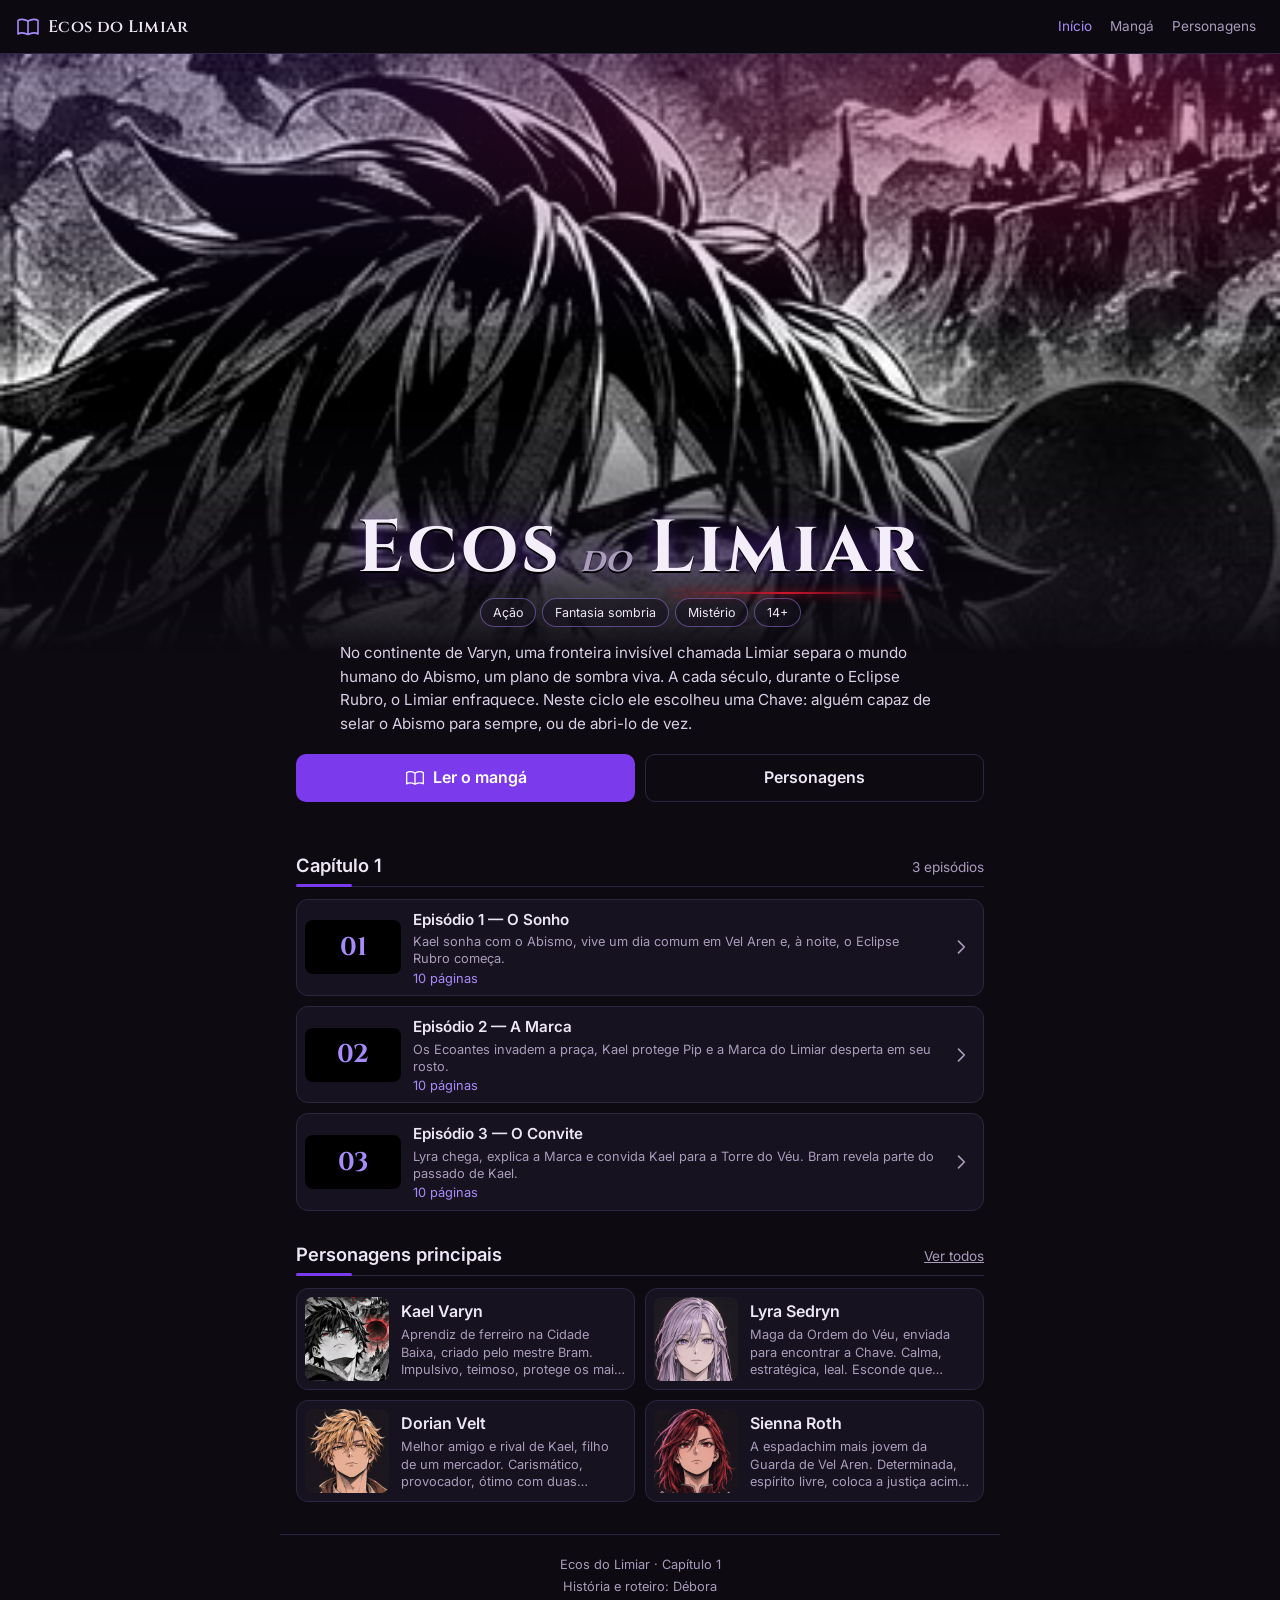
<file: ecos-do-limiar/index.html>
<!DOCTYPE html>
<html lang="pt-BR">
<head>
<meta charset="UTF-8">
<meta name="viewport" content="width=device-width, initial-scale=1, viewport-fit=cover">
<meta name="theme-color" content="#0d0a12">
<meta name="description" content="No continente de Varyn, uma fronteira invisível chamada Limiar separa o mundo humano do Abismo, um plano de sombra viva. A cada século, durante o Eclipse Rubro, o Limiar enfraquece. Neste ciclo ele escolheu uma Chave: alguém capaz de selar o Abismo para sempre, ou de abri-lo de vez.">
<title>Ecos do Limiar</title>
<link rel="preconnect" href="https://fonts.googleapis.com">
<link rel="preconnect" href="https://fonts.gstatic.com" crossorigin>
<link rel="stylesheet" href="https://fonts.googleapis.com/css2?family=Bangers&family=Cinzel:wght@600;700&family=Comic+Neue:wght@700&family=Inter:wght@400;500;600&display=swap">
<link rel="stylesheet" href="estilo.css">
</head>
<body>
<header class="topo"><a class="marca" href="index.html"><svg viewBox="0 0 24 24" aria-hidden="true"><path d="M2 5.5C4.5 4 8 4 12 6c4-2 7.5-2 10-.5V19c-2.5-1.5-6-1.5-10 .5-4-2-7.5-2-10-.5z" fill="none" stroke="currentColor" stroke-width="1.6" stroke-linejoin="round"/><path d="M12 6v13.5" stroke="currentColor" stroke-width="1.6"/></svg><span>Ecos do Limiar</span></a><nav class="menu"><a href="index.html" aria-current="page">Início</a><a href="ep1.html">Mangá</a><a href="personagens.html">Personagens</a></nav></header>
<main>
<section class="hero" style="--fundo:url('artes/web/hero-kael.jpg')">
  <div class="hero-conteudo">
    <h1><span class="logo logo-grande" aria-label="Ecos do Limiar"><span class="logo-ecos">Ecos</span><span class="logo-do">do</span><span class="logo-limiar">Limiar</span></span></h1>
    <ul class="tags"><li>Ação</li><li>Fantasia sombria</li><li>Mistério</li><li>14+</li></ul>
    <p class="sinopse">No continente de Varyn, uma fronteira invisível chamada Limiar separa o mundo humano do Abismo, um plano de sombra viva. A cada século, durante o Eclipse Rubro, o Limiar enfraquece. Neste ciclo ele escolheu uma Chave: alguém capaz de selar o Abismo para sempre, ou de abri-lo de vez.</p>
    <div class="acoes"><a class="botao" href="ep1.html"><svg viewBox="0 0 24 24" aria-hidden="true"><path d="M2 5.5C4.5 4 8 4 12 6c4-2 7.5-2 10-.5V19c-2.5-1.5-6-1.5-10 .5-4-2-7.5-2-10-.5z" fill="none" stroke="currentColor" stroke-width="1.6" stroke-linejoin="round"/><path d="M12 6v13.5" stroke="currentColor" stroke-width="1.6"/></svg>Ler o mangá</a><a class="botao botao-sec" href="personagens.html">Personagens</a></div>
  </div>
</section>
<section class="bloco" id="capitulo">
  <div class="bloco-titulo"><h2>Capítulo 1</h2><span>3 episódios</span></div>
  <ul class="episodios"><li><a class="ep-linha" href="ep1.html"><span class="ep-midia"><span class="ep-num" aria-hidden="true">01</span></span><span class="ep-texto"><strong>Episódio 1 — O Sonho</strong><small>Kael sonha com o Abismo, vive um dia comum em Vel Aren e, à noite, o Eclipse Rubro começa.</small><small class="ep-meta">10 páginas</small></span><svg viewBox="0 0 24 24" aria-hidden="true"><path d="M9 5l7 7-7 7" fill="none" stroke="currentColor" stroke-width="2" stroke-linecap="round" stroke-linejoin="round"/></svg></a></li><li><a class="ep-linha" href="ep2.html"><span class="ep-midia"><span class="ep-num" aria-hidden="true">02</span></span><span class="ep-texto"><strong>Episódio 2 — A Marca</strong><small>Os Ecoantes invadem a praça, Kael protege Pip e a Marca do Limiar desperta em seu rosto.</small><small class="ep-meta">10 páginas</small></span><svg viewBox="0 0 24 24" aria-hidden="true"><path d="M9 5l7 7-7 7" fill="none" stroke="currentColor" stroke-width="2" stroke-linecap="round" stroke-linejoin="round"/></svg></a></li><li><a class="ep-linha" href="ep3.html"><span class="ep-midia"><span class="ep-num" aria-hidden="true">03</span></span><span class="ep-texto"><strong>Episódio 3 — O Convite</strong><small>Lyra chega, explica a Marca e convida Kael para a Torre do Véu. Bram revela parte do passado de Kael.</small><small class="ep-meta">10 páginas</small></span><svg viewBox="0 0 24 24" aria-hidden="true"><path d="M9 5l7 7-7 7" fill="none" stroke="currentColor" stroke-width="2" stroke-linecap="round" stroke-linejoin="round"/></svg></a></li></ul>
</section>
<section class="bloco">
  <div class="bloco-titulo"><h2>Personagens principais</h2><a href="personagens.html">Ver todos</a></div>
  <ul class="cards"><li><a class="card" href="personagens.html#kael"><img src="artes/web/retrato-kael.jpg" alt="Retrato de Kael Varyn" loading="lazy" width="480" height="480"><span><strong>Kael Varyn</strong><small>Aprendiz de ferreiro na Cidade Baixa, criado pelo mestre Bram. Impulsivo, teimoso, protege os mais fracos sem pensar. Há meses sonha com uma voz que chama seu nome.</small></span></a></li><li><a class="card" href="personagens.html#lyra"><img src="artes/web/retrato-lyra.jpg" alt="Retrato de Lyra Sedryn" loading="lazy" width="480" height="480"><span><strong>Lyra Sedryn</strong><small>Maga da Ordem do Véu, enviada para encontrar a Chave. Calma, estratégica, leal. Esconde que perdeu a irmã para o Abismo.</small></span></a></li><li><a class="card" href="personagens.html#dorian"><img src="artes/web/retrato-dorian.jpg" alt="Retrato de Dorian Velt" loading="lazy" width="480" height="480"><span><strong>Dorian Velt</strong><small>Melhor amigo e rival de Kael, filho de um mercador. Carismático, provocador, ótimo com duas adagas. Esconde o medo com piadas.</small></span></a></li><li><a class="card" href="personagens.html#sienna"><img src="artes/web/retrato-sienna.jpg" alt="Retrato de Sienna Roth" loading="lazy" width="480" height="480"><span><strong>Sienna Roth</strong><small>A espadachim mais jovem da Guarda de Vel Aren. Determinada, espírito livre, coloca a justiça acima das ordens.</small></span></a></li></ul>
</section>
</main>
<footer class="rodape"><p>Ecos do Limiar · Capítulo 1</p><p>História e roteiro: Débora</p></footer>
</body>
</html>
</file>
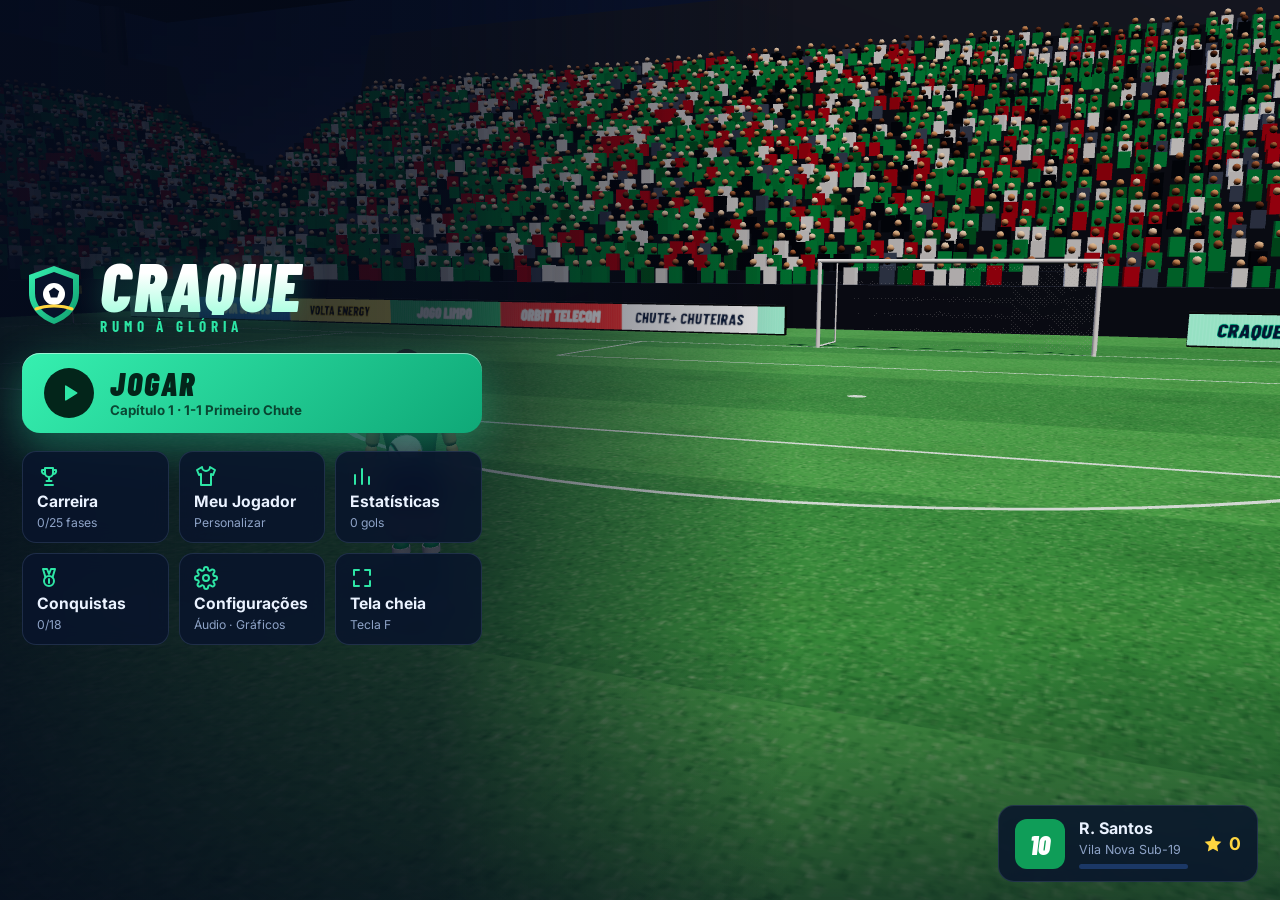
<file: football-hero/index.html>
<!doctype html>
<html lang="pt-BR">
<head>
  <meta charset="utf-8" />
  <meta name="viewport" content="width=device-width, initial-scale=1, maximum-scale=1, user-scalable=no, viewport-fit=cover" />
  <meta name="theme-color" content="#07122a" />
  <meta name="mobile-web-app-capable" content="yes" />
  <meta name="apple-mobile-web-app-capable" content="yes" />
  <meta name="apple-mobile-web-app-status-bar-style" content="black-translucent" />
  <meta name="description" content="CRAQUE — Road to Glory. Jogo de carreira de futebol em 3D: desenhe passes e chutes para criar jogadas de ataque." />
  <title>CRAQUE · Rumo à Glória</title>
  <link rel="icon" href="assets/icons/icon.svg" type="image/svg+xml" />
  <link rel="manifest" href="manifest.webmanifest" />
  <link rel="preconnect" href="https://fonts.googleapis.com" />
  <link rel="preconnect" href="https://fonts.gstatic.com" crossorigin />
  <link href="https://fonts.googleapis.com/css2?family=Barlow+Condensed:ital,wght@0,600;0,700;0,800;1,700;1,800;1,900&family=Inter:wght@400;500;600;700&display=swap" rel="stylesheet" />
  <link rel="stylesheet" href="css/style.css" />
  <link rel="stylesheet" href="css/menu.css" />
  <link rel="stylesheet" href="css/gameplay.css" />
  <link rel="stylesheet" href="css/responsive.css" />
  <script type="importmap">{ "imports": { "three": "./js/lib/three.module.min.js" } }</script>
</head>
<body>
  <div id="app">
    <div id="stage"></div>
    <div id="input-layer"><canvas id="overlay"></canvas></div>

    <!-- ============================== HUD -->
    <div id="hud" class="hidden" aria-live="polite">
      <div class="hud-left">
        <div class="hud-objective">
          <div class="hud-level"><span id="hud-level-id">1-1</span><b id="hud-level-name">Fase</b></div>
          <div class="hud-obj-row"><span class="obj-icon" data-icon="target"></span><span id="hud-objective">Marque um gol</span></div>
          <div id="hud-progress" class="hud-progress"></div>
        </div>
        <div class="hud-attempts" id="hud-attempts" title="Tentativas"></div>
      </div>
      <div class="hud-right">
        <div class="scoreboard">
          <div class="sb-team"><i id="sb-home-color"></i><span id="sb-home">HOM</span></div>
          <div class="sb-score" id="sb-score-home">0</div>
          <div class="sb-min" id="sb-minute">0'</div>
          <div class="sb-score" id="sb-score-away">0</div>
          <div class="sb-team away"><span id="sb-away">AWY</span><i id="sb-away-color"></i></div>
        </div>
        <button class="icon-btn" id="btn-pause" aria-label="Pausar (Esc)" data-icon="pause"></button>
      </div>
    </div>
    <div id="toasts"></div>
    <div id="big-text"><div class="big-main"></div><div class="big-sub"></div></div>
    <div id="hint" class="hidden"></div>
    <div id="tutorial" class="hidden"><div class="tut-hand" data-icon="hand"></div><div class="tut-text"></div></div>

    <!-- ============================== MAIN MENU -->
    <section class="screen" id="screen-menu">
      <div class="menu-shade"></div>
      <div class="menu-col">
        <div class="logo">
          <div class="logo-mark" data-icon="logo"></div>
          <div class="logo-text"><h1>CRAQUE</h1><p>Rumo à Glória</p></div>
        </div>
        <button class="btn-play" id="btn-play">
          <span class="play-ico" data-icon="play"></span>
          <span class="play-txt"><b>JOGAR</b><small id="play-sub">Capítulo 1 · Fase 1</small></span>
        </button>
        <div class="menu-grid">
          <button class="menu-tile" data-nav="career"><span data-icon="trophy"></span><b>Carreira</b><small id="tile-career">0/25 fases</small></button>
          <button class="menu-tile" data-nav="player"><span data-icon="shirt"></span><b>Meu Jogador</b><small>Personalizar</small></button>
          <button class="menu-tile" data-nav="stats"><span data-icon="bars"></span><b>Estatísticas</b><small id="tile-stats">0 gols</small></button>
          <button class="menu-tile" data-nav="achievements"><span data-icon="medal"></span><b>Conquistas</b><small id="tile-ach">0/18</small></button>
          <button class="menu-tile" data-nav="settings"><span data-icon="gear"></span><b>Configurações</b><small>Áudio · Gráficos</small></button>
          <button class="menu-tile" id="btn-fullscreen"><span data-icon="expand"></span><b>Tela cheia</b><small>Tecla F</small></button>
        </div>
      </div>
      <div class="profile-card" id="profile-card">
        <div class="pc-num" id="pc-num">10</div>
        <div class="pc-info"><b id="pc-name">Jogador</b><small id="pc-club">Vila Nova Sub-19</small>
          <div class="pc-bar"><i id="pc-bar"></i></div>
        </div>
        <div class="pc-stars"><span data-icon="star"></span><b id="pc-stars">0</b></div>
      </div>
    </section>

    <!-- ============================== CAREER -->
    <section class="screen panel-screen" id="screen-career">
      <header class="screen-head">
        <button class="icon-btn back" data-back aria-label="Voltar" data-icon="back"></button>
        <h2>Carreira</h2>
        <div class="head-chip"><span data-icon="star"></span><b id="career-stars">0</b>/75</div>
      </header>
      <div class="career-body">
        <div class="career-main">
          <div class="chapter-tabs" id="chapter-tabs"></div>
          <div class="chapter-banner" id="chapter-banner"></div>
          <div class="level-row" id="level-row"></div>
        </div>
        <aside class="career-side">
          <div class="side-card">
            <h3>Progresso da temporada</h3>
            <div class="season" id="season"></div>
          </div>
          <div class="side-card grow">
            <h3>Histórico de partidas</h3>
            <ul class="history" id="history"></ul>
          </div>
        </aside>
      </div>
    </section>

    <!-- ============================== MY PLAYER -->
    <section class="screen panel-screen transparent" id="screen-player">
      <header class="screen-head">
        <button class="icon-btn back" data-back aria-label="Voltar" data-icon="back"></button>
        <h2>Meu Jogador</h2>
        <div class="head-chip">Arraste para girar</div>
      </header>
      <div class="player-body">
        <div class="custom-panel" id="custom-panel">
          <label class="field"><span>Nome</span><input id="cp-name" maxlength="16" autocomplete="off" /></label>
          <div class="field"><span>Número da camisa</span>
            <div class="stepper"><button id="cp-num-dec" aria-label="Diminuir">−</button><b id="cp-num">10</b><button id="cp-num-inc" aria-label="Aumentar">+</button></div>
          </div>
          <div class="field"><span>Cores do clube</span><div class="swatches" id="cp-kit"></div></div>
          <div class="field"><span>Tom de pele</span><div class="swatches" id="cp-skin"></div></div>
          <div class="field"><span>Cor do cabelo</span><div class="swatches" id="cp-hair"></div></div>
          <div class="field"><span>Corte de cabelo</span><div class="chips" id="cp-hairstyle"></div></div>
          <div class="field"><span>Chuteiras</span><div class="swatches" id="cp-boots"></div></div>
        </div>
        <div class="player-drag" id="player-drag"></div>
      </div>
    </section>

    <!-- ============================== STATS -->
    <section class="screen panel-screen" id="screen-stats">
      <header class="screen-head">
        <button class="icon-btn back" data-back aria-label="Voltar" data-icon="back"></button>
        <h2>Estatísticas</h2>
        <div class="head-chip" id="stats-chip"></div>
      </header>
      <div class="stats-grid" id="stats-grid"></div>
    </section>

    <!-- ============================== ACHIEVEMENTS -->
    <section class="screen panel-screen" id="screen-achievements">
      <header class="screen-head">
        <button class="icon-btn back" data-back aria-label="Voltar" data-icon="back"></button>
        <h2>Conquistas</h2>
        <div class="head-chip" id="ach-chip"></div>
      </header>
      <div class="ach-grid" id="ach-grid"></div>
    </section>

    <!-- ============================== SETTINGS -->
    <section class="screen panel-screen" id="screen-settings">
      <header class="screen-head">
        <button class="icon-btn back" data-back aria-label="Voltar" data-icon="back"></button>
        <h2>Configurações</h2>
        <div class="head-chip" id="save-chip">Progresso salvo localmente</div>
      </header>
      <div class="settings-body">
        <div class="side-card">
          <h3>Áudio</h3>
          <label class="slider"><span>Master</span><input type="range" min="0" max="1" step="0.05" id="set-master" /></label>
          <label class="slider"><span>Efeitos</span><input type="range" min="0" max="1" step="0.05" id="set-sfx" /></label>
          <label class="slider"><span>Torcida</span><input type="range" min="0" max="1" step="0.05" id="set-crowd" /></label>
          <label class="toggle"><span>Silenciar tudo <small>(M)</small></span><input type="checkbox" id="set-muted" /><i></i></label>
        </div>
        <div class="side-card">
          <h3>Gráficos</h3>
          <div class="field"><span>Qualidade</span><div class="chips" id="set-quality"></div></div>
          <label class="toggle"><span>Tremor de câmera</span><input type="checkbox" id="set-shake" /><i></i></label>
          <button class="btn ghost" id="set-fullscreen"><span data-icon="expand"></span>Alternar tela cheia</button>
        </div>
        <div class="side-card">
          <h3>Jogabilidade</h3>
          <label class="toggle"><span>Guia de trajetória</span><input type="checkbox" id="set-guide" /><i></i></label>
          <label class="toggle"><span>Momentos em câmera lenta</span><input type="checkbox" id="set-slowmo" /><i></i></label>
          <label class="toggle"><span>Dicas de tutorial</span><input type="checkbox" id="set-tutorials" /><i></i></label>
          <button class="btn danger" id="set-reset">Reiniciar progresso da carreira</button>
        </div>
      </div>
    </section>

    <!-- ============================== MODALS -->
    <div class="modal hidden" id="intro-card">
      <div class="card intro">
        <div class="intro-top"><span id="intro-chapter">Capítulo 1</span><span id="intro-minute">23'</span></div>
        <h2 id="intro-title">Primeiro Chute</h2>
        <div class="intro-vs"><span id="intro-home">Seu Clube</span><b id="intro-score">0 – 0</b><span id="intro-away">Adversário</span></div>
        <p id="intro-brief"></p>
        <div class="intro-objs" id="intro-objs"></div>
        <button class="btn primary big" id="btn-kickoff"><span data-icon="play"></span>DAR A SAÍDA</button>
      </div>
    </div>

    <div class="modal hidden" id="pause-menu">
      <div class="card pause">
        <h2>Pausado</h2>
        <p class="muted" id="pause-obj"></p>
        <button class="btn primary big" id="btn-resume"><span data-icon="play"></span>Continuar</button>
        <button class="btn" id="btn-restart"><span data-icon="refresh"></span>Reiniciar fase</button>
        <div class="pause-audio">
          <label class="slider"><span>Volume</span><input type="range" min="0" max="1" step="0.05" id="pause-master" /></label>
        </div>
        <button class="btn ghost" id="btn-quit"><span data-icon="home"></span>Sair para o menu</button>
      </div>
    </div>

    <div class="modal hidden" id="result">
      <div class="card result">
        <div class="res-tag" id="res-tag">Fase 1-1</div>
        <h2 id="res-title">FASE CONCLUÍDA</h2>
        <div class="res-stars" id="res-stars"><i></i><i></i><i></i></div>
        <p class="res-reason" id="res-reason"></p>
        <ul class="res-objs" id="res-objs"></ul>
        <div class="res-meta" id="res-meta"></div>
        <div class="res-unlocks" id="res-unlocks"></div>
        <div class="res-actions">
          <button class="btn" id="res-menu"><span data-icon="home"></span>Menu</button>
          <button class="btn" id="res-retry"><span data-icon="refresh"></span>Repetir</button>
          <button class="btn primary" id="res-next"><span data-icon="next"></span>Continuar</button>
        </div>
      </div>
    </div>

    <div class="modal hidden" id="confirm">
      <div class="card confirm">
        <h2 id="confirm-title">Tem certeza?</h2>
        <p id="confirm-text"></p>
        <div class="res-actions">
          <button class="btn" id="confirm-no">Cancelar</button>
          <button class="btn danger" id="confirm-yes">Confirmar</button>
        </div>
      </div>
    </div>

    <div id="rotate-hint" class="hidden"><span data-icon="rotate"></span>Gire o celular para a melhor visão<button aria-label="Fechar" id="rotate-x">✕</button></div>
    <div id="loading"><div class="logo-mark" data-icon="logo"></div><b>CRAQUE</b><div class="load-bar"><i></i></div><small id="load-msg">Construindo o estádio…</small></div>
    <noscript><div class="noscript">Este jogo precisa de JavaScript e WebGL.</div></noscript>
  </div>
  <script type="module" src="js/main.js"></script>
</body>
</html>
</file>
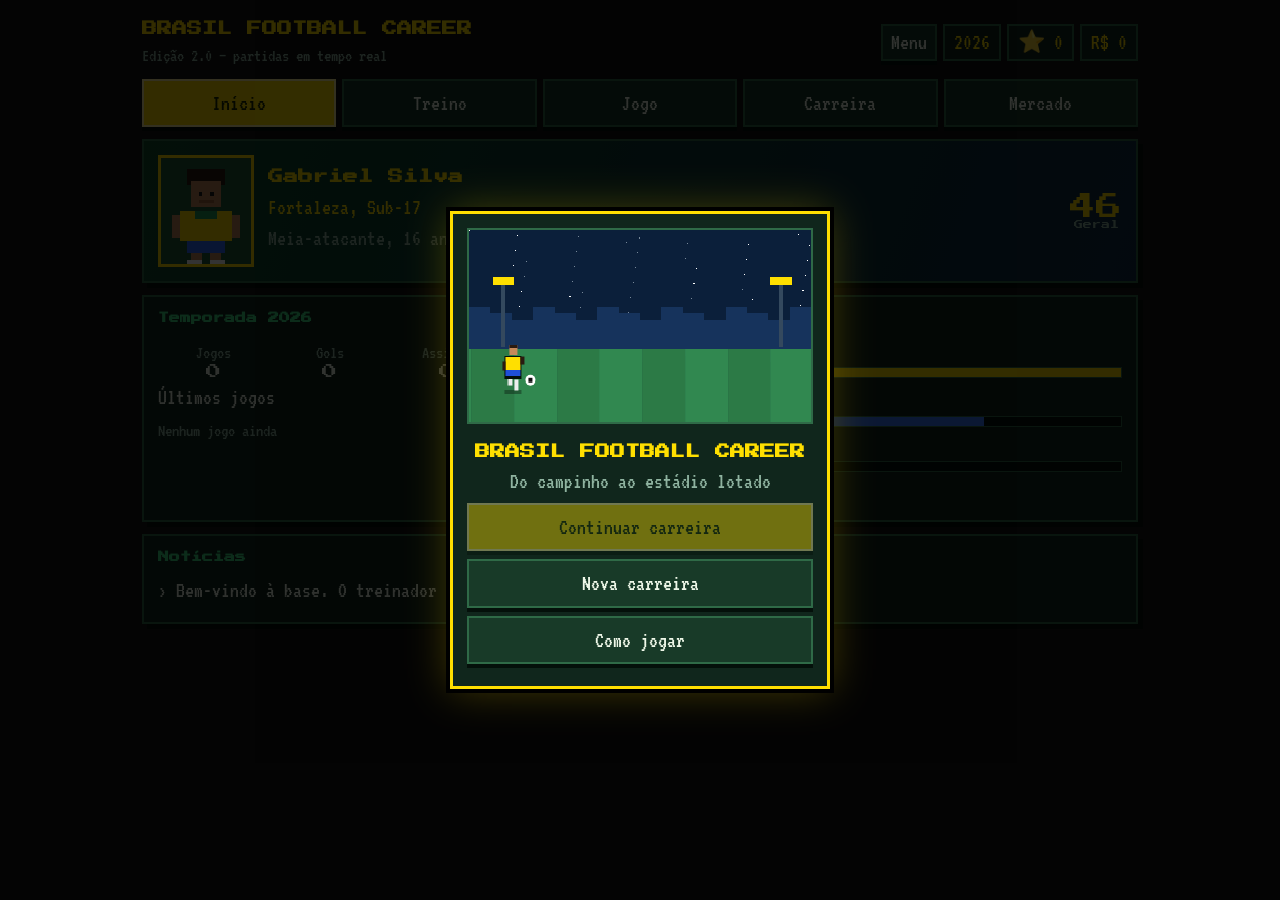
<file: brasil-football-career/Brasil_Football_Career_2.0.html>
<!DOCTYPE html><html lang="pt-BR"><head><meta charset="utf-8">
<meta name="viewport" content="width=device-width, initial-scale=1, viewport-fit=cover">
<title>Brasil Football Career 2.0</title><link rel="icon" href="data:,">
<link href="https://fonts.googleapis.com/css2?family=Press+Start+2P&family=VT323&display=swap" rel="stylesheet">
<style>
:root{--bg:#07140f;--pn:#10261c;--pn2:#183a28;--ln:#2f6a47;--yl:#ffdf00;--bl:#3b7bff;--gr:#3ddc84;--rd:#ff5a5f;--tx:#eef7e8;--mt:#8fb3a0;color-scheme:dark;box-sizing:border-box;padding-top:env(safe-area-inset-top,0px);padding-bottom:env(safe-area-inset-bottom,0px)}
html{scroll-padding-top:env(safe-area-inset-top,0px)}
*{box-sizing:border-box}
body{margin:0;background:var(--bg) radial-gradient(circle at 80% -10%,#0f3a6b55,transparent 45%),radial-gradient(circle at 0 0,#ffdf0014,transparent 40%);color:var(--tx);font:22px/1.2 VT323,monospace;min-height:100vh}
h1,h2,.px{font-family:'Press Start 2P',monospace;line-height:1.5;margin:0}
h1{font-size:15px;color:var(--yl)}h2{font-size:11px;color:var(--gr);margin-bottom:10px}
small,.mt{color:var(--mt)}.yl{color:var(--yl)}p{margin:5px 0}
.app{max-width:1020px;margin:auto;padding:12px}
header{display:flex;justify-content:space-between;align-items:center;gap:8px;flex-wrap:wrap;padding:6px 0 12px}
.pills{display:flex;gap:6px}.pill{background:var(--pn);border:2px solid var(--ln);padding:3px 9px;color:var(--yl)}
nav{display:grid;grid-template-columns:repeat(5,1fr);gap:6px;margin-bottom:12px}
button{font:inherit;color:var(--tx);background:var(--pn2);border:2px solid var(--ln);padding:9px 12px;cursor:pointer;box-shadow:0 4px 0 #04100a;touch-action:manipulation}
button:active{transform:translateY(3px);box-shadow:0 1px 0 #04100a}
button:focus-visible,select:focus-visible,input:focus-visible{outline:3px solid var(--yl);outline-offset:2px}
button.on,button.go{background:var(--yl);border-color:#fff3a0;color:#1b2a00}
button:disabled{opacity:.4;cursor:not-allowed}
.card{background:var(--pn);border:2px solid var(--ln);box-shadow:5px 5px 0 #040d08;padding:14px;margin-bottom:12px}
.hero{display:flex;gap:14px;align-items:center;background:linear-gradient(110deg,#0d4a2a,#0e2a45)}
.hero>div:nth-child(2){flex:1}
#av{width:96px;height:112px;image-rendering:pixelated;background:#1d5a38;border:3px solid var(--yl)}
.ovr{font:26px 'Press Start 2P',monospace;color:var(--yl);text-align:center}.ovr small{display:block;font-size:9px}
.g2{display:grid;grid-template-columns:1fr 1fr;gap:12px}.g4{display:grid;grid-template-columns:repeat(4,1fr);gap:6px;text-align:center}
.g4 b{display:block;font:15px 'Press Start 2P',monospace}
.bar{height:11px;background:#04100a;border:1px solid var(--ln);margin:3px 0 8px}.bar span{display:block;height:100%}
.f{display:inline-block;width:24px;text-align:center;margin-right:4px;font-style:normal;color:#04100a}
.f.V{background:var(--gr)}.f.E{background:var(--yl)}.f.D{background:var(--rd)}
.row{display:flex;gap:8px;align-items:center;justify-content:space-between;flex-wrap:wrap}
.tr{display:grid;grid-template-columns:repeat(2,1fr);gap:10px}.tr button{text-align:left}
.hidden{display:none!important}
canvas#pitch{display:block;width:100%;max-width:760px;margin:auto;aspect-ratio:9/5;background:#2c7a46;border:3px solid #e9f5df;touch-action:none}
.hud{display:flex;justify-content:space-between;align-items:center;margin-bottom:8px}.hud h1{font-size:20px;color:#fff}
.ctl{display:flex;justify-content:space-between;align-items:center;max-width:760px;margin:10px auto 0}
#joy{width:130px;height:130px;border-radius:50%;background:#04100a99;border:3px solid var(--ln);display:grid;place-items:center;touch-action:none}
#knob{width:48px;height:48px;border-radius:50%;background:var(--yl)}
.act{display:flex;gap:10px}.act button{width:84px;height:84px;border-radius:50%;font-size:20px}
#ev{min-height:30px;color:var(--yl);text-align:center;margin:6px 0}
.modal{position:fixed;inset:0;background:#000c;display:grid;place-items:center;padding:14px;z-index:5;overflow:auto}
.modal .card{max-width:460px;width:100%;margin:0}
label{display:block;color:var(--mt);margin:9px 0 3px}
input,select{font:inherit;width:100%;background:#04100a;color:var(--tx);border:2px solid var(--ln);padding:7px}
table{width:100%;border-collapse:collapse}td,th{text-align:left;padding:4px 6px;border-bottom:1px solid #1e4a32;font-weight:400}
.step{padding:8px 10px;border-left:4px solid var(--ln);margin:6px 0;color:var(--mt)}.step.cur{border-color:var(--yl);color:var(--tx);background:#183a28}
@media(max-width:700px){.g2{grid-template-columns:1fr}.hero{flex-wrap:wrap}.app{padding:8px}}
@keyframes in{from{opacity:0;transform:translateY(8px)}}@keyframes pop{0%{transform:scale(.5);opacity:0}60%{transform:scale(1.3)}100%{transform:none;opacity:1}}@keyframes bob{50%{transform:translateY(-4px)}}
section:not(.hidden){animation:in .25s}#av{animation:bob 1s steps(2) infinite}#ev{font-size:28px}#ev.pop{animation:pop .5s}
.kit{display:inline-block;width:14px;height:14px;border:3px solid;vertical-align:middle}.off{padding:6px 0;border-bottom:1px solid #1e4a32}
.mn{max-width:380px;width:100%;text-align:center;background:var(--pn);border:3px solid var(--yl);padding:14px;box-shadow:0 0 0 4px #000,0 0 40px #ffdf0044}.mn canvas{width:100%;image-rendering:pixelated;border:2px solid var(--ln);margin-bottom:10px}.mn button{display:block;width:100%;margin:8px 0}
@media(prefers-reduced-motion:reduce){*{transition:none!important;animation:none!important}}
</style></head><body><div class="app">
<header><div><h1>BRASIL FOOTBALL CAREER</h1><small>Edição 2.0 — partidas em tempo real</small></div><div class="pills"><button id="hm" style="padding:2px 8px">Menu</button><span class="pill" id="p1"></span><span class="pill" id="p2"></span><span class="pill" id="p3"></span></div></header>
<nav><button class="on" data-p="home">Início</button><button data-p="train">Treino</button><button data-p="play">Jogo</button><button data-p="career">Carreira</button><button data-p="mkt">Mercado</button></nav>
<section id="home"></section>
<section id="train" class="hidden"></section>
<section id="play" class="hidden">
<div class="card" id="fx"></div>
<div class="card hidden" id="arena">
 <div class="hud"><small id="vs"></small><h1 id="sc">0 x 0</h1><span class="yl" id="clk">0'</span></div>
 <canvas id="pitch" width="720" height="400"></canvas>
 <div id="ev"></div>
 <div class="ctl"><div id="joy"><div id="knob"></div></div><div class="act"><button id="bp">Passar</button><button id="bs" class="go">Chutar</button></div></div>
 <small>Teclado: setas ou WASD movem, Espaço chuta, E passa.</small>
 <div id="mv"></div><div id="res" class="hidden"></div>
</div></section>
<section id="career" class="hidden"></section>
<section id="mkt" class="hidden"></section>
</div>
<div class="modal" id="menu"><div class="mn"><canvas id="mc" width="320" height="180"></canvas><h1>BRASIL FOOTBALL CAREER</h1><p class="mt">Do campinho ao estádio lotado</p><button class="go" id="mcont">Continuar carreira</button><button id="mnew">Nova carreira</button><button id="mhow">Como jogar</button><p id="mhelp" class="hidden mt">Mova o jogador com o joystick ou WASD. Espaço chuta, E passa. Treine, jogue, suba de categoria e assine com clubes maiores no Mercado.</p></div></div>
<div class="modal hidden" id="mod"><div class="card"><h2>Seu primeiro contrato</h2><p>Crie seu atleta e entre na base Sub-17.</p>
<label for="nn">Nome</label><input id="nn" maxlength="22" value="Gabriel Silva">
<label for="np">Posição</label><select id="np"><option>Meia-atacante</option><option>Atacante</option><option>Ponta-direita</option><option>Ponta-esquerda</option><option>Volante</option><option>Zagueiro</option><option>Lateral</option><option>Goleiro</option></select>
<label for="nf">Pé dominante</label><select id="nf"><option>Direito</option><option>Esquerdo</option><option>Ambos</option></select>
<label for="nc">Clube da base</label><select id="nc"><option value="0">Fortaleza</option><option value="1">Bahia</option><option value="2">Vasco</option></select>
<label for="nu">Camisa</label><input id="nu" type="number" min="1" max="99" value="10">
<p></p><button class="go" id="mk" style="width:100%">Começar carreira</button></div></div>
<script>
const $=i=>document.getElementById(i),C=(n,a,b)=>Math.max(a,Math.min(b,n)),RN=Math.random;
const LV=[{n:'Sub-17',club:'Projeto de Base FC',need:0},{n:'Sub-20',club:'Projeto de Base FC',need:80},{n:'Profissional',club:'Estrela do Sul FC',need:220}];
const OPP=['Estrela do Norte','Atlético Central','União da Serra','Real Campinho','Ferroviário','Vila Nova do Vale','Operário Azul','Sport Litoral'];
const CL=[{n:'Projeto de Base FC',c:['#ffdf00','#1f4fd8'],t:0,min:0,s:20},{n:'Estrela do Norte',c:['#e03131','#fff'],t:0,min:48,s:30},{n:'Atlético Central',c:['#2b2b2b','#eee'],t:1,min:52,s:60},{n:'União da Serra',c:['#2b8a3e','#fff'],t:1,min:55,s:80},{n:'Real Campinho',c:['#f1f1f1','#1c7ed6'],t:1,min:58,s:100},{n:'Ferroviário',c:['#862e9c','#fff'],t:2,min:62,s:160},{n:'Operário Azul',c:['#1971c2','#fff'],t:2,min:66,s:220},{n:'Sport Litoral',c:['#f08c00','#222'],t:2,min:70,s:300}];
const FN=['Rafa','Thiago','Léo','Caio','Davi','Enzo','Bruno','Vitor','Mateus','Nico'],LN=['Lima','Souza','Costa','Rocha','Alves','Neves','Dias','Pinto','Melo','Cruz'];
const sqd=i=>Array.from({length:5},(_,j)=>({n:FN[(i*3+j*2)%10]+' '+LN[(i*7+j*3)%10],num:[1,4,5,8,9][j],pos:['Goleiro','Zagueiro','Volante','Meia','Atacante'][j],o:40+CL[i].t*8+(i*5+j*3)%9}));
const opp=()=>{let i=(S.fx+S.lvl*3+1)%CL.length;if(i===S.club)i=(i+1)%CL.length;return i};
const AN={speed:'Velocidade',shoot:'Finalização',pass:'Passe',dribble:'Drible',defense:'Defesa',physical:'Físico'};
const POS={Atacante:{shoot:6,speed:2},'Meia-atacante':{pass:5,dribble:3},'Ponta-direita':{speed:6,dribble:3},'Ponta-esquerda':{speed:6,dribble:3},Volante:{defense:8,physical:4},Zagueiro:{defense:10,physical:5,shoot:-8},Lateral:{speed:5,defense:5},Goleiro:{defense:8}};
const def=()=>({name:'Gabriel Silva',pos:'Meia-atacante',foot:'Direito',num:10,age:16,season:2026,lvl:0,club:0,sal:20,trs:0,rep:0,money:0,energy:100,morale:70,attrs:{speed:48,shoot:46,pass:50,dribble:52,defense:32,physical:47},G:0,Gl:0,A:0,W:0,D:0,L:0,fx:0,hist:[],feed:['Bem-vindo à base. O treinador quer ver você em campo.'],made:0,tmsg:'Escolha um treino. Cada sessão custa 20 de energia.'});
let S=def(),m=null,raf=0;
const sv=()=>{try{localStorage.setItem('bfc2',JSON.stringify(S))}catch(e){}};
const ovr=()=>Math.round(Object.values(S.attrs).reduce((a,b)=>a+b,0)/6);
const feed=t=>{S.feed.unshift(t);S.feed=S.feed.slice(0,8)};
const bar=(v,c)=>`<div class="bar"><span style="width:${C(v,0,100)}%;background:${c||'var(--gr)'}"></span></div>`;
let ac;function bp(f,d=.12){try{ac=ac||new AudioContext();const o=ac.createOscillator(),g=ac.createGain();o.type='square';o.frequency.value=f;g.gain.value=.04;o.connect(g);g.connect(ac.destination);o.start();o.stop(ac.currentTime+d)}catch(e){}}
function page(p){document.querySelectorAll('section').forEach(s=>s.classList.toggle('hidden',s.id!==p));document.querySelectorAll('nav button').forEach(b=>b.classList.toggle('on',b.dataset.p===p))}
document.querySelectorAll('nav button').forEach(b=>b.onclick=()=>page(b.dataset.p));
function avatar(){const c=$('av');if(!c)return;const x=c.getContext('2d');const r=(col,a,b,w,h)=>{x.fillStyle=col;x.fillRect(a,b,w,h)};
 r('#2a1a10',7,3,10,4);r('#c68a5a',8,6,8,7);r('#1b1b1b',10,9,1,1);r('#1b1b1b',13,9,1,1);r('#a3643b',10,11,4,1);
 r('#ffdf00',5,14,14,8);r('#1f9d55',9,14,6,2);r('#c68a5a',3,15,2,6);r('#c68a5a',19,15,2,6);r('#2f6bff',7,22,10,3);r('#c68a5a',8,25,3,2);r('#c68a5a',13,25,3,2);r('#fff',7,27,4,1);r('#fff',13,27,4,1);
 x.fillStyle='#ffdf00';x.font='6px monospace';x.fillText(S.num,S.num>9?9:11,21)}
function rd(){rd0();rdm()}
function rd0(){
 LV.forEach(l=>l.club=CL[S.club].n);const L=LV[S.lvl],N=LV[S.lvl+1];
 $('p1').textContent=S.season;$('p2').textContent='⭐ '+S.rep;$('p3').textContent='R$ '+S.money;
 const fm=S.hist.slice(0,5).map(h=>`<i class="f ${h.r}">${h.r}</i>`).join('')||'<small>Nenhum jogo ainda</small>';
 $('home').innerHTML=`<div class="card hero"><canvas id="av" width="24" height="28"></canvas><div><h1>${S.name}</h1><p class="yl">${L.club}, ${L.n}</p><p class="mt">${S.pos}, ${S.age} anos, camisa ${S.num}, pé ${S.foot.toLowerCase()}</p></div><div class="ovr">${ovr()}<small>Geral</small></div></div>
 <div class="g2"><div class="card"><h2>Temporada ${S.season}</h2><div class="g4"><div><small>Jogos</small><b>${S.G}</b></div><div><small>Gols</small><b>${S.Gl}</b></div><div><small>Assist.</small><b>${S.A}</b></div><div><small>V-E-D</small><b>${S.W}-${S.D}-${S.L}</b></div></div><p></p><p>Últimos jogos</p>${fm}</div>
 <div class="card"><h2>Condição</h2>Energia ${S.energy}${bar(S.energy,'var(--yl)')}Moral ${S.morale}${bar(S.morale,'var(--bl)')}<h2>${N?'Rumo ao '+N.n:'Topo da carreira'}</h2>${N?bar(S.rep/N.need*100)+`<small>${S.rep} de ${N.need} de reputação</small>`:'<small>Você chegou ao profissional.</small>'}</div></div>
 <div class="card"><h2>Notícias</h2>${S.feed.slice(0,5).map(x=>'<p>› '+x+'</p>').join('')}</div>`;
 avatar();
 $('train').innerHTML=`<div class="card"><h2>Centro de treinamento</h2><p>${S.tmsg}</p>Energia ${S.energy}${bar(S.energy,'var(--yl)')}</div><div class="tr">
 ${[['technical','Técnica','Passe e drible'],['shooting','Finalização','Chute e precisão'],['physical','Físico','Velocidade e força'],['tactical','Tático','Passe e defesa']].map(t=>`<button data-t="${t[0]}"><b class="yl">${t[1]}</b><br><small>${t[2]}</small></button>`).join('')}</div>
 <div class="card" style="margin-top:12px"><button data-t="rest">Descansar (+40 de energia)</button></div>`;
 document.querySelectorAll('[data-t]').forEach(b=>b.onclick=()=>train(b.dataset.t));
 const o=CL[opp()].n;
 $('fx').innerHTML=`<h2>Próxima partida (${S.fx+1} de 4)</h2><p><b>${L.club}</b> x <b>${o}</b></p><p class="mt">${S.energy<25?'Energia baixa: descanse antes de jogar.':'Só os melhores momentos: o jogo avança rápido até o próximo lance perigoso.'}</p><button class="go" id="st" ${S.energy<25?'disabled':''}>Jogar partida</button>`;
 $('st').onclick=startMatch;
 const at=Object.entries(S.attrs).map(([k,v])=>`<div class="row"><span>${AN[k]}</span><b>${v}</b></div>${bar(v)}`).join('');
 $('career').innerHTML=`<div class="g2"><div class="card"><h2>Atributos</h2>${at}</div><div class="card"><h2>Caminho</h2>${LV.map((l,i)=>`<div class="step ${i===S.lvl?'cur':''}"><b>${l.n}</b><br><small>${i===S.lvl?'Você está aqui':i<S.lvl?'Concluído':'Exige '+l.need+' de reputação'}</small></div>`).join('')}</div></div>
 <div class="card"><h2>Histórico de partidas</h2>${S.hist.length?`<table>${S.hist.slice(0,10).map(h=>`<tr><td>${h.o}</td><td>${h.s}</td><td>nota ${h.n}</td><td>${h.g?h.g+' gol(s)':''}</td></tr>`).join('')}</table>`:'<small>Jogue sua primeira partida.</small>'}</div>
 <div class="card row"><small>Progresso salvo automaticamente neste navegador.</small><button id="rs">Recomeçar do zero</button></div>`;
 $('rs').onclick=()=>{if(confirm('Apagar a carreira e recomeçar?')){S=def();try{localStorage.removeItem('bfc2')}catch(e){}$('mod').classList.remove('hidden');rd()}};
}
function train(t){
 if(t==='rest'){S.energy=C(S.energy+40,0,100);S.morale=C(S.morale+3,0,100);S.tmsg='Você descansou e recuperou a energia.'}
 else{if(S.energy<20){S.tmsg='Energia insuficiente. Descanse primeiro.';rd();return}
  const a=S.attrs,g=k=>{const d=Math.max(1,Math.round(3*(1-a[k]/105)+(RN()<.3?1:0)));a[k]=C(a[k]+d,0,99);return AN[k]+' +'+d};
  const ks={technical:['pass','dribble'],shooting:['shoot'],physical:['speed','physical'],tactical:['pass','defense']}[t];
  S.tmsg='Treino concluído: '+ks.map(g).join(', ')+'.';S.energy-=20;S.morale=C(S.morale+2,0,100)}
 bp(520,.08);rd();sv()}
/* ===== Partida em tempo real ===== */
const K={};let jv=[0,0];
const inp=()=>{let x=(K.d||K.arrowright?1:0)-(K.a||K.arrowleft?1:0)+jv[0],y=(K.s||K.arrowdown?1:0)-(K.w||K.arrowup?1:0)+jv[1];return Math.hypot(x,y)<.2?[0,0]:[x,y]};
function startMatch(){
 const oi=opp(),o=CL[oi].n,d=.06*CL[oi].t+.82+S.lvl*.1+(S.fx%4)*.03;
 const mk=(t,x,y,k)=>({t,x,y,hx:x,hy:y,k,cd:0,dx:t?-1:1,dy:0,ph:RN()*6});
 const P=[mk(0,38,200,'g'),mk(0,170,100),mk(0,170,300),mk(0,290,200,'u'),mk(0,300,120),mk(0,300,280),
  mk(1,682,200,'g'),mk(1,550,100),mk(1,550,300),mk(1,430,160),mk(1,430,250),mk(1,330,200)];
 P.forEach((p,i)=>{p.nm=sqd(p.t?oi:S.club)[i%5].n});P[3].nm=S.name;m={c:[CL[S.club].c,CL[oi].c],P,d,o,b:{x:360,y:200,vx:0,vy:0,o:null},min:0,s:[0,0],pause:1.5,st:{g:0,a:0,pa:0,pf:0,tk:0,sh:0},last:null,prev:null,done:0,u:P[3],pass:0};
 $('arena').classList.remove('hidden');$('res').classList.add('hidden');$('vs').textContent=LV[S.lvl].club+' x '+o;$('sc').textContent='0 x 0';$('ev').textContent='Apita o árbitro!';
 $('arena').scrollIntoView({behavior:'smooth'});bp(880,.3);cancelAnimationFrame(raf);let lt=0;
 const loop=t=>{if(!m)return;const dt=Math.min(.05,(t-lt)/1000||0);lt=t;const bb=m.b,hot=m.pause>0||m.hot>0||bb.x<230||bb.x>490;m.hot=Math.max(0,(m.hot||0)-dt);for(let i=0,n=m.done||hot?1:5;i<n&&!m.done;i++)step(dt);if(!m.done){const e=$('ev');if(!hot)e.textContent='⏩ Pulando para o próximo lance';else if(e.textContent.startsWith('⏩'))e.textContent=''}draw();raf=requestAnimationFrame(loop)};raf=requestAnimationFrame(loop);
}
function kick(p,tx,ty,pw,pass){const b=m.b,a=Math.atan2(ty-b.y,tx-b.x);b.vx=Math.cos(a)*pw;b.vy=Math.sin(a)*pw;b.o=null;p.cd=.4;m.prev=m.last;m.last=p;m.pass=pass;if(!pass)m.hot=2.5}
function shoot(p){const own=!p.t,A=S.attrs,err=p.k==='u'?(1-A.shoot/110)*.5:.3/m.d;
 kick(p,own?720:0,200+(RN()-.5)*(60+err*300),p.k==='u'?500+A.shoot*1.5:470,0);if(own)m.st.sh+=p.k==='u'?1:0;bp(300,.06)}
function pass(p){let best=null,bs=-1e9,ux=p.dx,uy=p.dy;
 for(const q of m.P){if(q===p||q.t!==p.t||q.k==='g')continue;const dx=q.x-p.x,dy=q.y-p.y,d=Math.hypot(dx,dy);if(d<50||d>330)continue;
  const s=p.k==='u'?(dx*ux+dy*uy)/d*200-d*.2:(p.t?-dx:dx)-d*.3;if(s>bs){bs=s;best=q}}
 if(!best)return false;kick(p,best.x+best.dx*25,best.y,300+S.attrs.pass,1);if(p.k==='u')m.st.pa+=0;bp(420,.05);return true}
function step(dt){
 const b=m.b,P=m.P;if(m.pause>0){m.pause-=dt;if(m.pause<=0)$('ev').textContent='';return}
 m.min+=dt*.9;$('clk').textContent=Math.floor(m.min)+"'";if(m.min>=90){end();return}
 const ch=[0,1].map(t=>P.filter(p=>p.t===t&&p.k!=='g'&&p.k!=='u').sort((a,c)=>Math.hypot(a.x-b.x,a.y-b.y)-Math.hypot(c.x-b.x,c.y-b.y))[0]);
 const en=.8+.2*S.energy/100;
 for(const p of P){p.cd=Math.max(0,p.cd-dt);const have=b.o===p;
  if(p.k==='u'){const [ix,iy]=inp(),l=Math.hypot(ix,iy);if(l){p.dx=ix/l;p.dy=iy/l;const s=(100+S.attrs.speed*1.1)*en*(have?.92:1)*Math.min(1,l);p.x+=p.dx*s*dt;p.y+=p.dy*s*dt}}
  else if(p.k==='g'){const gx=p.t?682:38;p.y+=C(b.y-p.y,-1,1)*(70+m.d*20)*dt;p.y=C(p.y,150,250);p.x=gx;
   if(have){p.h=(p.h||0)+dt;if(p.h>.8){p.h=0;if(!pass(p))kick(p,360,200,380,0)}}}
  else{const gx=p.t?0:720;let tx=C(p.hx+(b.x-360)*.35,40,680),ty=p.hy+(b.y-200)*.25,sp=(p.t?105*m.d:112);
   if(have){tx=gx;ty=200+Math.sin(m.min*.6+p.ph)*90;sp*=.9;
    if(Math.abs(p.x-gx)<210&&RN()<dt*2.2)shoot(p);
    else if(RN()<dt*1.6&&P.some(q=>q.t!==p.t&&Math.hypot(q.x-p.x,q.y-p.y)<50))pass(p)}
   else if(ch[p.t]===p){tx=b.x;ty=b.y}
   const dx=tx-p.x,dy=ty-p.y,d=Math.hypot(dx,dy);if(d>4){p.dx=dx/d;p.dy=dy/d;p.x+=p.dx*sp*dt;p.y+=p.dy*sp*dt}}
  p.x=C(p.x,22,698);p.y=C(p.y,24,376)}
 const o=b.o;
 if(o){b.x=o.x+o.dx*11;b.y=o.y+o.dy*11+2;b.vx=b.vy=0;
  for(const q of P){if(q.t===o.t||q.k==='g'||q.cd>0||Math.hypot(q.x-o.x,q.y-o.y)>16)continue;q.cd=.5;
   const ch2=.2+(q.k==='u'?S.attrs.defense/260:.1*m.d)-(o.k==='u'?S.attrs.dribble/320:.07);
   if(RN()<C(ch2,.04,.45)){b.o=q;o.cd=.7;m.last=q;if(q.k==='u')m.st.tk++;break}}
 }else{
  b.x+=b.vx*dt;b.y+=b.vy*dt;const f=Math.pow(.3,dt);b.vx*=f;b.vy*=f;
  if(b.y<20){b.y=20;b.vy=Math.abs(b.vy)*.6}if(b.y>380){b.y=380;b.vy=-Math.abs(b.vy)*.6}
  if(b.x<18||b.x>702){if(b.y>165&&b.y<235){goal(b.x<18?1:0);return}b.x=b.x<18?18:702;b.vx*=-.5}
  const sp=Math.hypot(b.vx,b.vy);
  for(const p of P){if(p.cd>0)continue;const d=Math.hypot(p.x-b.x,p.y-b.y);
   if(d<(p.k==='g'?20:14)&&sp<(p.k==='g'?700:430)){
    if(p.k==='g'&&m.last&&m.last.t!==p.t){$('ev').textContent='Defesa!';bp(200,.1)}
    if(m.pass&&m.last){if(p.t===m.last.t&&p!==m.last){if(m.last.k==='u')m.st.pa++}else if(p.t!==m.last.t&&m.last.k==='u')m.st.pf++}
    m.pass=0;b.o=p;break}}}
}
function goal(t){const w=m.last,u=m.u;m.sk=.5;m.pt=Array.from({length:50},()=>({x:t?30:690,y:200,vx:(RN()-.5)*400,vy:-RN()*300,l:1.5,c:['#ffdf00','#fff','#3ddc84','#3b7bff'][RN()*4|0]}));const ev=$('ev');ev.classList.remove('pop');void ev.offsetWidth;ev.classList.add('pop');m.s[t]++;$('sc').textContent=m.s[0]+' x '+m.s[1];bp(t?180:990,.5);
 let msg=t?'Gol de '+(w&&w.nm||'rival')+' ('+m.o+').':'GOOOL de '+(w&&w.nm||'Brasil')+'!';
 if(!t&&w&&w.t===0){if(w.k==='u'){m.st.g++;msg='GOOOL! Você marcou!'}else if(m.prev===u&&m.last!==u){m.st.a++;msg='Gol! Assistência sua!'}}
 $('ev').textContent=msg;m.pause=2.2;m.b.o=null;m.b.x=360;m.b.y=200;m.b.vx=m.b.vy=0;m.last=m.prev=null;
 for(const p of m.P){p.x=p.hx;p.y=p.hy;p.cd=0}}
function draw(){const c=$('pitch'),x=c.getContext('2d');
 for(let i=0;i<8;i++){x.fillStyle=i%2?'#2c7a46':'#2f8450';x.fillRect(i*90,0,90,400)}
 x.strokeStyle='#e9f5df';x.lineWidth=3;x.strokeRect(18,18,684,364);x.beginPath();x.moveTo(360,18);x.lineTo(360,382);x.stroke();x.beginPath();x.arc(360,200,60,0,7);x.stroke();
 x.strokeRect(18,110,90,180);x.strokeRect(612,110,90,180);x.fillStyle='#fff';x.fillRect(6,165,12,70);x.fillRect(702,165,12,70);
 const T=performance.now()/100;
 for(const p of [...m.P].sort((a,b)=>a.y-b.y)){
  x.fillStyle='#0004';x.fillRect(p.x-8,p.y+11,16,4);const w=Math.sin(T+p.ph)*2;
  x.fillStyle='#e9d2b5';x.fillRect(p.x-4,p.y+4+w,3,8);x.fillRect(p.x+1,p.y+4-w,3,8);
  x.fillStyle=p.k==='g'?(p.t?'#8e44ad':'#ff9f1c'):p.t?'#eee':'#ffdf00';x.fillRect(p.x-7,p.y-8,14,13);
  x.fillStyle=p.t?'#d22':'#1f4fd8';x.fillRect(p.x-7,p.y+2,14,5);
  x.fillStyle='#c68a5a';x.fillRect(p.x-4,p.y-15,8,8);x.fillStyle='#2a1a10';x.fillRect(p.x-4,p.y-15,8,3);
  if(p.k==='u'){x.fillStyle='#fff';x.beginPath();x.moveTo(p.x,p.y-20);x.lineTo(p.x-5,p.y-28);x.lineTo(p.x+5,p.y-28);x.fill()}}
 const b=m.b;x.fillStyle='#0005';x.fillRect(b.x-5,b.y+5,10,3);x.fillStyle='#fff';x.beginPath();x.arc(b.x,b.y,5,0,7);x.fill();x.strokeStyle='#111';x.lineWidth=1;x.stroke()}
function end(){m.done=1;bp(880,.5);const s=m.s,st=m.st,w=s[0]>s[1],dr=s[0]===s[1];
 const n=C(6+st.g*1.3+st.a*.9+st.tk*.3+st.pa*.1-st.pf*.12+(w?.4:dr?0:-.3)+(RN()-.5)*.4,3,10).toFixed(1);m.n=n;
 $('ev').textContent='Fim de jogo!';
 $('res').classList.remove('hidden');$('res').innerHTML=`<h2>${w?'Vitória':dr?'Empate':'Derrota'}: ${s[0]} x ${s[1]}</h2><p>Nota ${n}. Gols ${st.g}, assistências ${st.a}, desarmes ${st.tk}, passes certos ${st.pa}.</p><button class="go" id="fin">Concluir partida</button>`;$('fin').onclick=fin}
function fin(){const s=m.s,st=m.st,w=s[0]>s[1],dr=s[0]===s[1],r=w?'V':dr?'E':'D';
 S.G++;S.Gl+=st.g;S.A+=st.a;S[w?'W':dr?'D':'L']++;S.energy=C(S.energy-25,0,100);S.rep+=(w?8:dr?4:2)+st.g*3+st.a*2+(m.n>=8?3:0);S.money+=(w?80:40)+S.sal;S.morale=C(S.morale+(w?7:dr?2:-4),0,100);
 S.hist.unshift({o:m.o,s:s[0]+' x '+s[1],n:m.n,r,g:st.g});S.hist=S.hist.slice(0,30);
 feed(`${w?'Vitória':dr?'Empate':'Derrota'} contra ${m.o} (${s[0]} x ${s[1]}). Nota ${m.n}.`);S.fx++;
 if(S.fx>=4){S.fx=0;S.season++;S.age++;const N=LV[S.lvl+1];feed('Fim da temporada '+(S.season-1)+'.');
  if(N&&S.rep>=N.need){S.lvl++;feed('Promoção! Você subiu para o '+N.n+'.')}else if(N)feed('Faltam '+(N.need-S.rep)+' de reputação para subir.');
  S.G=S.Gl=S.A=S.W=S.D=S.L=0}
 cancelAnimationFrame(raf);m=null;$('arena').classList.add('hidden');sv();rd();page('home');window.scrollTo(0,0)}
addEventListener('keydown',e=>{const k=e.key.toLowerCase();K[k]=1;if(!m||m.done)return;if(['arrowup','arrowdown','arrowleft','arrowright',' '].includes(k))e.preventDefault();if(k===' '&&m.b.o===m.u)shoot(m.u);if(k==='e'&&m.b.o===m.u)pass(m.u)});
addEventListener('keyup',e=>K[e.key.toLowerCase()]=0);
$('bs').onpointerdown=()=>{if(m&&!m.done&&m.b.o===m.u)shoot(m.u)};$('bp').onpointerdown=()=>{if(m&&!m.done&&m.b.o===m.u)pass(m.u)};
const J=$('joy'),jm=e=>{const r=J.getBoundingClientRect(),x=(e.clientX-r.left-r.width/2)/(r.width/2),y=(e.clientY-r.top-r.height/2)/(r.height/2),l=Math.hypot(x,y)||1,k=Math.min(1,l);jv=[x/l*k,y/l*k];$('knob').style.transform=`translate(${jv[0]*34}px,${jv[1]*34}px)`};
J.onpointerdown=e=>{J.setPointerCapture(e.pointerId);jm(e)};J.onpointermove=e=>{if(e.buttons)jm(e)};J.onpointerup=J.onpointercancel=()=>{jv=[0,0];$('knob').style.transform=''};
$('mk').onclick=()=>{S=def();S.name=$('nn').value.trim()||'Jogador';S.pos=$('np').value;S.foot=$('nf').value;S.num=C(+$('nu').value||10,1,99);S.made=1;
 const a=S.attrs,b=POS[S.pos];for(const k in b)a[k]=C(a[k]+b[k],20,99);$('mod').classList.add('hidden');sv();rd()};
try{const d=localStorage.getItem('bfc2');if(d){S={...def(),...JSON.parse(d)}}}catch(e){}
let PB;const IMG={0:'[data-uri]',2:'[data-uri]'},BGC={0:'#2b2e35',2:'#1d2124'};
const IM={};for(const k in IMG){IM[k]=new Image();IM[k].src=IMG[k]}
function mkFlag(){const c=CL[S.club].c,im=IM[S.club],ok=im&&im.complete&&im.naturalWidth;if(!ok)return flag0();
 const V=S.club===2,w=V?600:320,h=V?200:240,f=document.createElement('canvas');f.width=w;f.height=h;const g=f.getContext('2d');
 g.fillStyle=BGC[S.club];g.fillRect(0,0,w,h);
 if(V)g.drawImage(im,0,0,w,h);else{const iw=h*im.naturalWidth/im.naturalHeight;g.drawImage(im,(w-iw)/2,0,iw,h);g.font='18px "Press Start 2P",monospace';g.textAlign='center';g.lineWidth=5;g.strokeStyle='#000';g.fillStyle='#fff';g.strokeText('FORTALEZA',w/2,h-12);g.fillText('FORTALEZA',w/2,h-12)}
 g.fillStyle=c[0];g.fillRect(0,0,w,7);g.fillRect(0,h-7,w,7);g.fillStyle=c[1];g.fillRect(0,0,7,h);g.fillRect(w-7,0,7,h);return f}
function flag0(){const c=CL[S.club].c;const f=document.createElement('canvas');f.width=600;f.height=180;const g=f.getContext('2d');g.fillStyle=c[0];g.fillRect(0,0,600,180);g.fillStyle=c[1];for(let i=0;i<4;i++)g.fillRect(i*150+50,0,50,180);g.fillRect(0,0,600,8);g.fillRect(0,172,600,8);g.font='26px "Press Start 2P",monospace';g.textAlign='center';g.lineWidth=7;g.strokeStyle='#000';g.fillStyle='#fff';g.strokeText(CL[S.club].n.toUpperCase(),300,102);g.fillText(CL[S.club].n.toUpperCase(),300,102);return f}
function bandeirao(x,t){const c=CL[S.club].c,F=M.F||(M.F=mkFlag());
 x.fillStyle='#07140f';x.fillRect(0,0,720,400);x.save();const z=1.25-t*.07;x.translate(360,170);x.scale(z,z);x.translate(-360,-170);
 const pal=[c[0],c[1],'#eee','#f0c000','#222'];for(let r=0;r<10;r++)for(let i=0;i<72;i++){const hh=Math.sin(t*9+i*.7+r)*3;x.fillStyle=pal[(i*7+r*3)%5];x.fillRect(i*10,240+r*16+hh,8,14);x.fillStyle='#e0ac80';x.fillRect(i*10+1,233+r*16+hh,6,6)}
 for(let i=0;i<14;i++){const a=(t*.6+i*.17)%1;x.globalAlpha=(1-a)*.8;x.fillStyle=i%2?c[0]:'#ffdf00';x.beginPath();x.arc(30+i*50,330-a*250,10+a*30,0,7);x.fill()}x.globalAlpha=1;
 x.fillStyle='#8a6a3a';const FW=F.width,FH=F.height,fx=(720-FW)/2,fy=Math.max(20,260-FH);x.fillRect(fx-10,fy-10,8,FH+60);x.fillRect(fx+FW+2,fy-10,8,FH+60);for(let i=0;i<FW/6;i++)x.drawImage(F,i*6,0,6,FH,fx+i*6,fy+Math.sin(t*3+i*.15)*9,6,FH);x.restore();
 x.fillStyle='#fff';x.font='14px "Press Start 2P",monospace';x.textAlign='center';x.fillText('A TORCIDA FAZ A FESTA',360,26);x.textAlign='left';x.fillStyle='#000';x.globalAlpha=Math.max(0,1-t*2);x.fillRect(0,0,720,400);x.globalAlpha=1}
function pitchBg(){PB=document.createElement('canvas');PB.width=720;PB.height=400;const x=PB.getContext('2d'),h=n=>Math.abs(Math.sin(n*127.1)*43758.5%1);
 x.fillStyle='#0b2218';x.fillRect(0,0,720,400);
 for(let i=0;i<8;i++){x.fillStyle=i%2?'#2c7a46':'#318850';x.fillRect(i*90,18,90,364)}
 for(let i=0;i<700;i++){x.fillStyle=h(i)>.5?'#ffffff0d':'#0000001a';x.fillRect(h(i+9)*720,18+h(i+3)*364,3,2)}
 const cc=['#c92a2a','#f0c000','#1c7ed6','#eee','#2b8a3e'];for(let i=0;i<120;i++)for(let r=0;r<3;r++){x.fillStyle=cc[(h(i*3+r)*5)|0];x.fillRect(i*6,r*6,5,5);x.fillRect(i*6,382+r*6,5,5)}
 x.strokeStyle='#e9f5df';x.lineWidth=3;x.strokeRect(18,18,684,364);x.beginPath();x.moveTo(360,18);x.lineTo(360,382);x.stroke();x.beginPath();x.arc(360,200,60,0,7);x.stroke();x.strokeRect(18,110,90,180);x.strokeRect(612,110,90,180);x.strokeRect(18,155,36,90);x.strokeRect(666,155,36,90);
 x.fillStyle='#fff';x.fillRect(360-3,197,6,6);x.fillRect(6,165,12,70);x.fillRect(702,165,12,70);x.fillStyle='#0005';for(let y=168;y<235;y+=6){x.fillRect(6,y,12,1);x.fillRect(702,y,12,1)}}
function spr(x,p,T){const c=m.c[p.t],g=p.k==='g',sp=Math.hypot(p.x-(p.ox??p.x),p.y-(p.oy??p.y));p.ox=p.x;p.oy=p.y;
 const w=Math.sin(T*1.4+p.ph)*Math.min(3,sp*3),X=Math.round(p.x),Y=Math.round(p.y),sk=['#e0ac80','#a5693f','#7a4a2b'][(p.ph|0)%3],hr=p.ph>3?'#d9a441':'#2a1a10';
 x.fillStyle='#0005';x.fillRect(X-8,Y+11,16,4);x.fillStyle='#eee';x.fillRect(X-5,Y+6+w,4,6);x.fillRect(X+1,Y+6-w,4,6);x.fillStyle='#111';x.fillRect(X-5,Y+11+w,4,2);x.fillRect(X+1,Y+11-w,4,2);
 x.fillStyle='#04100a';x.fillRect(X-8,Y-9,16,15);x.fillStyle=g?(p.t?'#9b59b6':'#ff9f1c'):c[0];x.fillRect(X-7,Y-8,14,9);x.fillStyle=g?'#222':c[1];x.fillRect(X-7,Y+1,14,5);x.fillRect(X-1,Y-8,2,9);
 x.fillStyle=sk;x.fillRect(X-10,Y-6+w,3,6);x.fillRect(X+7,Y-6-w,3,6);x.fillStyle='#04100a';x.fillRect(X-5,Y-17,10,9);x.fillStyle=sk;x.fillRect(X-4,Y-16,8,8);x.fillStyle=hr;x.fillRect(X-4,Y-16,8,3);x.fillStyle='#111';x.fillRect(X-2,Y-12,1,1);x.fillRect(X+1,Y-12,1,1);
 if(p.k==='u'){const y=Math.sin(T*.5)*2;x.fillStyle='#fff';x.beginPath();x.moveTo(X,Y-21+y);x.lineTo(X-5,Y-29+y);x.lineTo(X+5,Y-29+y);x.fill()}}
function draw(){if(!PB)pitchBg();const x=$('pitch').getContext('2d'),T=performance.now()/100,b=m.b;x.save();if(m.sk>0){x.translate((RN()-.5)*8*m.sk,(RN()-.5)*8*m.sk);m.sk-=.016}x.drawImage(PB,0,0);
 m.tr=m.tr||[];if(Math.hypot(b.vx,b.vy)>180){m.tr.push([b.x,b.y]);if(m.tr.length>7)m.tr.shift()}else m.tr.shift();m.tr.forEach((a,i)=>{x.globalAlpha=i/10;x.fillStyle='#fff';x.fillRect(a[0]-2,a[1]-2,4,4)});x.globalAlpha=1;
 for(const p of [...m.P].sort((a,c)=>a.y-c.y))spr(x,p,T);
 x.fillStyle='#0005';x.fillRect(b.x-5,b.y+5,10,3);x.fillStyle='#fff';x.beginPath();x.arc(b.x,b.y,5,0,7);x.fill();x.fillStyle='#111';x.fillRect(b.x-2,b.y-2,4,4);
 m.pt=(m.pt||[]).filter(q=>q.l>0);for(const q of m.pt){q.x+=q.vx*.016;q.y+=q.vy*.016;q.vy+=300*.016;q.l-=.016;x.fillStyle=q.c;x.fillRect(q.x,q.y,4,4)}x.restore()}
function rdm(){const cur=CL[S.club],lock=S.trs===S.season,o=ovr(),kit=c=>`<i class="kit" style="background:${c.c[0]};border-color:${c.c[1]}"></i>`;
 $('mkt').innerHTML=`<div class="card"><h2>Contrato atual</h2><div class="row"><span>${kit(cur)} <b>${cur.n}</b></span><span class="yl">R$ ${S.sal} por jogo</span></div><p class="mt">${lock?'Janela fechada nesta temporada.':'Janela aberta: você pode assinar com outro clube.'}</p></div>
 <div class="card"><h2>Clubes e propostas</h2>${CL.map((c,i)=>i===S.club?'':`<div class="row off"><span>${kit(c)} <b>${c.n}</b><br><small>${['Base','Série B','Série A'][c.t]}, exige geral ${c.min}, R$ ${c.s} por jogo</small></span><button data-c="${i}" ${lock||o<c.min?'disabled':''}>${o<c.min?'Geral '+c.min:'Assinar'}</button></div>`).join('')}</div>
 <div class="card"><h2>Elenco: ${cur.n}</h2><table>${sqd(S.club).map(q=>`<tr><td>${q.num}</td><td>${q.n}</td><td>${q.pos}</td><td>${q.o}</td></tr>`).join('')}</table></div>`;
 document.querySelectorAll('[data-c]').forEach(b=>b.onclick=()=>trans(+b.dataset.c))}
function trans(i){const c=CL[i];S.club=i;S.sal=c.s;S.trs=S.season;S.fx=0;S.morale=C(S.morale+8,0,100);S.rep+=c.t*4;feed('Transferência: você assinou com o '+c.n+'.');bp(660,.3);sv();rd();page('home')}
let mraf=0;function menuAnim(t){const x=$('mc').getContext('2d'),s=t/1000;x.fillStyle='#0b1f3a';x.fillRect(0,0,320,180);
 for(let i=0;i<40;i++){x.fillStyle=Math.sin(s*2+i)>0?'#fff':'#789';x.fillRect((i*53)%320,(i*29)%80,1,1)}
 x.fillStyle='#16335c';for(let i=0;i<16;i++)x.fillRect(i*20,72+(i%3)*6,20,40);for(const lx of[30,290]){x.fillStyle='#34495e';x.fillRect(lx,50,4,60);x.fillStyle=Math.sin(s*5)>-.7?'#ffdf00':'#fff6a0';x.fillRect(lx-8,44,20,8)}
 for(let i=0;i<10;i++){x.fillStyle=i%2?'#2c7a46':'#318850';x.fillRect(((i*40-s*60)%400+400)%400-40,112,40,68)}
 const px=(s*55)%380-30,w=Math.sin(s*14)*4,by=146-Math.abs(Math.sin(s*7))*16;
 x.fillStyle='#0005';x.fillRect(px-8,150,16,4);x.fillStyle='#eee';x.fillRect(px-5,138+w,4,10);x.fillRect(px+1,138-w,4,10);x.fillStyle='#04100a';x.fillRect(px-8,118,16,22);x.fillStyle='#ffdf00';x.fillRect(px-7,119,14,12);x.fillStyle='#1f4fd8';x.fillRect(px-7,131,14,6);x.fillStyle='#c68a5a';x.fillRect(px-4,108,8,9);x.fillStyle='#2a1a10';x.fillRect(px-4,108,8,3);x.fillRect(px-10,121-w,3,8);x.fillRect(px+7,121+w,3,8);
 x.fillStyle='#fff';x.beginPath();x.arc(px+16,by,5,0,7);x.fill();x.fillStyle='#111';x.fillRect(px+14,by-2,4,4);
 mraf=requestAnimationFrame(menuAnim)}
function openMenu(){$('menu').classList.remove('hidden');$('mcont').disabled=!S.made;cancelAnimationFrame(mraf);mraf=requestAnimationFrame(menuAnim)}
const closeMenu=()=>{$('menu').classList.add('hidden');cancelAnimationFrame(mraf)};
$('mcont').onclick=closeMenu;$('mnew').onclick=()=>{closeMenu();$('mod').classList.remove('hidden')};$('mhow').onclick=()=>$('mhelp').classList.toggle('hidden');$('hm').onclick=()=>{if(!m||m.done)openMenu()};
CL.length=0;CL.push({n:'Fortaleza',c:['#2a62c9','#c0272d'],t:0,min:0,s:25},{n:'Bahia',c:['#2a62c9','#d22'],t:0,min:0,s:25},{n:'Vasco',c:['#111','#fff'],t:0,min:44,s:35},{n:'Grêmio',c:['#2a8dd8','#111'],t:1,min:52,s:70},{n:'Atlético-MG',c:['#111','#fff'],t:1,min:54,s:80},{n:'Fluminense',c:['#7a1f3d','#0a7d3b'],t:1,min:56,s:90},{n:'São Paulo',c:['#fff','#d22'],t:1,min:58,s:100},{n:'Corinthians',c:['#f4f4f4','#111'],t:1,min:60,s:110},{n:'Cruzeiro',c:['#1b4fd1','#fff'],t:1,min:60,s:105},{n:'Botafogo',c:['#111','#fff'],t:2,min:64,s:170},{n:'Palmeiras',c:['#0a7d3b','#fff'],t:2,min:68,s:220},{n:'Flamengo',c:['#d22','#111'],t:2,min:70,s:260});
document.head.insertAdjacentHTML('beforeend','<style>.ctl,#arena>small{display:none}#tb{position:relative;height:28px;background:#04100a;border:2px solid var(--ln);margin:10px 0}#zn{position:absolute;top:0;bottom:0;background:#3ddc8499;border-inline:2px solid var(--gr)}#cur{position:absolute;top:-4px;bottom:-4px;width:6px;background:var(--yl)}</style>');
const mkTab=()=>CL.map(()=>({p:0,j:0,v:0,e:0,d:0,gp:0,gc:0}));
if(S.club>=CL.length)S.club=0;S.tab=S.tab||mkTab();S.rd=S.rd||0;S.sp=S.sp||0;
let M=null,mt=0;
const role=()=>S.pos==='Goleiro'?'g':['Zagueiro','Lateral','Volante'].includes(S.pos)?'d':'a';
const oppN=()=>{const o=CL.map((_,i)=>i).filter(i=>i!==S.club);return o[(S.rd||0)%o.length]};
const OPT={a:[['Chutar','shoot',.55,'Gol direto, risco alto'],['Driblar','dribble',.5,'Passa pelo marcador'],['Passar','pass',.42,'Chance de assistência']],d:[['Desarmar','defense',.5,'Tira a bola no pé'],['Antecipar','speed',.45,'Corta o passe'],['Afastar','physical',.4,'Segura no corpo']],g:[['Espalmar','defense',.5,'Defesa difícil'],['Sair do gol','speed',.45,'Fecha o ângulo'],['Encaixar','physical',.4,'Segura firme']]};
const SC={a:'Você recebeu na área! O que faz?',d:'Ataque do rival! Hora de defender.',g:'Chute perigoso na sua direção!'};
const table=()=>CL.map((_,i)=>i).sort((a,b)=>{const A=S.tab[a],B=S.tab[b];return B.p-A.p||(B.gp-B.gc)-(A.gp-A.gc)||B.gp-A.gp});
function tr(a,b,x,y){const A=S.tab[a],B=S.tab[b];A.j++;B.j++;A.gp+=x;A.gc+=y;B.gp+=y;B.gc+=x;if(x>y){A.v++;A.p+=3;B.d++}else if(x<y){B.v++;B.p+=3;A.d++}else{A.e++;B.e++;A.p++;B.p++}}
const gl=t=>{let g=0;for(let i=0;i<5;i++)if(RN()<.18+CL[t].t*.07)g++;return g};
const sc=()=>{$('sc').textContent=M.s[0]+' x '+M.s[1]};
const cpos=()=>.5+.5*Math.sin((performance.now()-M.t0)/1000*M.z.sp);
function startMatch(){if(S.energy<25||M)return;const oi=oppN(),mk=(t,x,y,k)=>({t,x,y,hx:x,hy:y,k,ph:RN()*6});
 const A=[mk(0,38,200,'g'),mk(0,160,110),mk(0,160,290),mk(0,290,200),mk(0,300,130),mk(1,682,200,'g'),mk(1,560,110),mk(1,560,290),mk(1,430,160),mk(1,430,250)];
 M={oi,o:CL[oi].n,s:[0,0],min:0,i:0,mm:Array.from({length:7},(_,i)=>Math.round(6+i*12+RN()*8)),ph:'intro',st:{g:0,a:0,tk:0},rt:6,cf:S.morale/100,A,b:{x:360,y:200},msg:'Apita o árbitro!',pt:[]};
 m={c:[CL[S.club].c,CL[oi].c],done:1,P:[]};A.forEach((p,i)=>{p.x=360;p.y=-30-i*22});M.msg='Os times entram em campo...';$('pitch').onclick=()=>{if(M&&M.ph==='intro')M.it=99};
 $('arena').classList.remove('hidden');$('res').classList.add('hidden');$('vs').textContent=CL[S.club].n+' x '+M.o;sc();$('ev').textContent='';ui();bp(880,.3);$('arena').scrollIntoView({behavior:'smooth'});mt=0;M.raf=requestAnimationFrame(mloop)}
function ui(){const v=$('mv'),r=role();
 if(M.ph==='run'||M.ph==='res'||M.ph==='intro')v.innerHTML=`<p class="yl">${M.msg}</p>`;
 else if(M.ph==='pick')v.innerHTML=`<p class="mt">${M.msg}</p><p class="yl">${SC[r]}</p><div class="tr">${OPT[r].map((o,i)=>`<button data-o="${i}"><b class="yl">${i+1}. ${o[0]}</b><br><small>${o[3]}</small></button>`).join('')}</div>`;
 else if(M.ph==='time')v.innerHTML=`<p class="mt">Pare o marcador na faixa verde.</p><div id="tb"><i id="zn" style="left:${(M.z.c-M.z.w/2)*100}%;width:${M.z.w*100}%"></i><i id="cur"></i></div><button class="go" id="act" style="width:100%">Agora!</button>`;
 else v.innerHTML='';
 document.querySelectorAll('[data-o]').forEach(b=>b.onclick=()=>pick(+b.dataset.o));if($('act'))$('act').onpointerdown=tap}
function pick(i){if(M.ph!=='pick')return;const o=OPT[role()][i],w=C(.1+S.attrs[o[1]]/100*.28+M.cf*.06+S.energy/1000-o[2]*.1-CL[M.oi].t*.02,.07,.42);M.o_=i;M.z={c:.2+RN()*.6,w,sp:3+o[2]*4};M.t0=performance.now();M.ph='time';ui()}
function tap(){if(!M||M.ph!=='time')return;const d=Math.abs(cpos()-M.z.c);resolve(d<M.z.w/4?2:d<M.z.w/2?1:0)}
function resolve(q){const r=role(),o=M.o_,st=M.st,ok=p=>RN()<p;let g=0,txt,dest,rt=0;
 if(r==='a'){
  if(o===0){if(ok([.1,.5,.88][q])){g=1;st.g++;rt=1.3;txt='GOOOL! Você marcou!'}else{rt=q?.1:-.3;txt=q?'O goleiro defendeu!':'Chutou para fora.'}dest=[g?712:q?690:712,g?200+(RN()-.5)*60:q?200:110]}
  else if(o===1){if(q&&ok(q===2?.6:.3)){g=1;st.g++;rt=1.5;txt='Driblou o zagueiro e fez o gol!'}else{rt=q?0:-.3;txt=q?'Passou pelo marcador, mas finalizou mal.':'O marcador roubou a bola.'}dest=[g?712:690,g?190:q?150:200]}
  else{if(q&&ok(q===2?.65:.3)){g=1;st.a++;rt=1.1;txt='Passe perfeito! Gol do companheiro!'}else{rt=q?.1:-.2;txt=q?'Passe certo, mas a jogada morreu.':'Passe interceptado.'}dest=[g?712:600,g?200:q?160:250]}
 }else{
  if(ok([.12,.65,1][q])){st.tk++;rt=.6;txt=r==='g'?'Defesaça!':'Lance cortado!';dest=r==='g'?[30,200]:[300,200]}else if(ok(.65)){g=-1;rt=-.8;txt='Falha sua: o rival marcou.';dest=[-6,200]}else{rt=-.2;txt='Você falhou, mas o rival errou o chute.';dest=[-6,110]}}
 M.rt+=rt;M.cf=C(M.cf+(q?.12:-.1),0,1);M.msg=txt;M.fl={x0:M.b.x,y0:M.b.y,x1:dest[0],y1:dest[1],t:0,g};M.ph='fly';ui()}
function endFly(){const f=M.fl;M.fl=null;if(f.g){M.s[f.g>0?0:1]++;sc();M.sk=.5;M.pt=Array.from({length:50},()=>({x:f.g>0?690:30,y:200,vx:(RN()-.5)*400,vy:-RN()*300,l:1.5,c:['#ffdf00','#fff','#3ddc84','#3b7bff'][RN()*4|0]}));bp(f.g>0?990:180,.5);const e=$('ev');e.textContent=f.g>0?'GOOOL!':'Gol do adversário';e.classList.remove('pop');void e.offsetWidth;e.classList.add('pop')}
 M.ph='res';ui();M.tm=setTimeout(next,1800)}
function next(){if(!M)return;M.i++;M.ph='run';$('ev').textContent='';M.msg='O jogo segue.';ui()}
function autoEv(){const hp=.1+CL[S.club].t*.03+S.morale/1500,ap=.1+CL[M.oi].t*.045;let t='';
 if(RN()<hp){M.s[0]++;t='Gol do '+CL[S.club].n+' ('+sqd(S.club)[4].n+').';bp(700,.2)}else if(RN()<ap){M.s[1]++;t='Gol do '+M.o+' ('+sqd(M.oi)[4].n+').';bp(200,.2)}
 M.msg=t||'Lance de perigo!';sc()}
function mloop(t){if(!M)return;const dt=Math.min(.05,(t-mt)/1000||0);mt=t;
 if(M.ph==='intro'&&(M.it||0)>6){M.ph='run';M.msg='Apita o árbitro!';ui();bp(880,.3)}if(M.ph==='run'){const tg=M.i<M.mm.length?M.mm[M.i]:90;M.min=Math.min(tg,M.min+dt*14);if(M.min>=tg){if(M.i>=M.mm.length)mend();else{autoEv();M.ph='pick';ui()}}}
 if(M.ph==='time'){const c=$('cur');if(c)c.style.left=cpos()*100+'%'}
 $('clk').textContent=Math.floor(M.min)+"'";mdraw(t);M.raf=requestAnimationFrame(mloop)}
function mdraw(t){const x=$('pitch').getContext('2d'),T=t/100,r=role(),mo=M.ph!=='run'&&M.ph!=='end'&&M.ph!=='intro',b=M.b,A=M.A,u=r==='g'?A[0]:A[3];if(!PB)pitchBg();
 if(M.ph==='intro'){M.it=(M.it||0)+.016;if(M.it<3.2){bandeirao(x,M.it);return}}x.save();if(M.sk>0){x.translate((RN()-.5)*8*M.sk,(RN()-.5)*8*M.sk);M.sk-=.016}x.drawImage(PB,0,0);
 for(const p of A){let tx=p.hx+Math.sin(T*.05+p.ph)*18,ty=p.hy+Math.cos(T*.04+p.ph)*14;const S2=(a,c)=>{tx=a;ty=c};
  if(mo){if(p===u)r==='a'?S2(540,200):r==='d'?S2(190,200):S2(38,200);else if(p===A[8]&&r==='a')S2(578,206);else if(p===A[9]&&r!=='a')r==='d'?S2(150,196):S2(170,190);else if(p===A[5]&&r==='a')S2(682,200)}
  p.x+=(tx-p.x)*.06;p.y+=(ty-p.y)*.06}
 if(M.fl){const f=M.fl;f.t+=.016;const e=Math.min(1,f.t/.55);b.x=f.x0+(f.x1-f.x0)*e;b.y=f.y0+(f.y1-f.y0)*e-Math.sin(e*3.14)*30;if(e>=1)endFly()}
 else{let bx=360+Math.sin(T*.04)*230,by=200+Math.cos(T*.05)*80;if(mo){const c=r==='a'?u:A[9];bx=c.x+(r==='a'?12:-12);by=c.y+3}b.x+=(bx-b.x)*.25;b.y+=(by-b.y)*.25}
 for(const p of [...A].sort((a,c)=>a.y-c.y)){spr(x,p,T);if(p===u){const y=Math.sin(T*.5)*2;x.fillStyle='#fff';x.beginPath();x.moveTo(p.x,p.y-21+y);x.lineTo(p.x-5,p.y-29+y);x.lineTo(p.x+5,p.y-29+y);x.fill()}}
 x.fillStyle='#0005';x.fillRect(b.x-5,b.y+5,10,3);x.fillStyle='#fff';x.beginPath();x.arc(b.x,b.y,5,0,7);x.fill();x.fillStyle='#111';x.fillRect(b.x-2,b.y-2,4,4);
 M.pt=M.pt.filter(q=>q.l>0);for(const q of M.pt){q.x+=q.vx*.016;q.y+=q.vy*.016;q.vy+=300*.016;q.l-=.016;x.fillStyle=q.c;x.fillRect(q.x,q.y,4,4)}x.restore()}
function mend(){M.ph='end';const s=M.s,w=s[0]>s[1],dr=s[0]===s[1],st=M.st;M.n=C(M.rt+(w?.4:dr?0:-.2),3,10).toFixed(1);$('mv').innerHTML='';$('res').classList.remove('hidden');
 $('res').innerHTML=`<h2>${w?'Vitória':dr?'Empate':'Derrota'}: ${s[0]} x ${s[1]}</h2><p>Nota ${M.n}. Gols ${st.g}, assistências ${st.a}, lances salvos ${st.tk}.</p><button class="go" id="fin2">Concluir partida</button>`;$('fin2').onclick=mfin;bp(880,.5)}
function mfin(){const s=M.s,w=s[0]>s[1],dr=s[0]===s[1],st=M.st,n=+M.n;
 S.G++;S.Gl+=st.g;S.A+=st.a;S[w?'W':dr?'D':'L']++;S.energy=C(S.energy-25,0,100);S.rep+=(w?8:dr?4:2)+st.g*3+st.a*2+(n>=8?3:0);S.money+=(w?80:40)+S.sal;S.morale=C(S.morale+(w?7:dr?2:-4),0,100);if(n>=8)S.sp++;
 S.hist.unshift({o:M.o,s:s[0]+' x '+s[1],n:M.n,r:w?'V':dr?'E':'D',g:st.g});S.hist=S.hist.slice(0,30);feed(`${w?'Vitória':dr?'Empate':'Derrota'} contra ${M.o} (${s[0]} x ${s[1]}). Nota ${M.n}.`);
 tr(S.club,M.oi,s[0],s[1]);const rest=CL.map((_,i)=>i).filter(i=>i!==S.club&&i!==M.oi).sort(()=>RN()-.5);for(let i=0;i+1<rest.length;i+=2)tr(rest[i],rest[i+1],gl(rest[i]),gl(rest[i+1]));
 if(++S.rd>=CL.length-1){const pos=table().indexOf(S.club)+1;S.rep+=Math.max(0,13-pos)*3;S.money+=(13-pos)*30;feed(`Fim do Brasileirão ${S.season}: ${pos}º lugar.`);S.season++;S.age++;S.rd=0;S.tab=mkTab();S.G=S.Gl=S.A=S.W=S.D=S.L=0;const N=LV[S.lvl+1];if(N&&S.rep>=N.need){S.lvl++;feed('Promoção! Você subiu para o '+N.n+'.')}}
 cancelAnimationFrame(M.raf);clearTimeout(M.tm);M=null;m=null;$('arena').classList.add('hidden');sv();rd();page('home');scrollTo(0,0)}
function rdx(){S.tab=S.tab||mkTab();S.rd=S.rd||0;S.sp=S.sp||0;const oi=oppN();
 $('fx').innerHTML=`<h2>Rodada ${S.rd+1} de ${CL.length-1}, Brasileirão ${LV[S.lvl].n}</h2><p><b>${CL[S.club].n}</b> x <b>${CL[oi].n}</b></p><p class="mt">${S.energy<25?'Energia baixa: descanse antes de jogar.':'Você decide os lances: escolha a jogada e acerte o tempo.'}</p><button class="go" id="st" ${S.energy<25||M?'disabled':''}>Jogar partida</button>`;$('st').onclick=startMatch;
 $('career').insertAdjacentHTML('beforeend',`<div class="card"><h2>Tabela</h2><table><tr><td></td><td>Clube</td><td>P</td><td>J</td><td>SG</td></tr>${table().map((i,k)=>{const t=S.tab[i];return `<tr ${i===S.club?'style="color:var(--yl)"':''}><td>${k+1}</td><td>${CL[i].n}</td><td>${t.p}</td><td>${t.j}</td><td>${t.gp-t.gc}</td></tr>`}).join('')}</table></div><div class="card"><h2>Pontos de habilidade: ${S.sp}</h2><p class="mt">Nota 8 ou mais em uma partida rende 1 ponto.</p>${Object.keys(AN).map(k=>`<button data-k="${k}" ${S.sp?'':'disabled'}>${AN[k]} +2</button>`).join(' ')}</div>`);
 document.querySelectorAll('[data-k]').forEach(b=>b.onclick=()=>{S.attrs[b.dataset.k]=C(S.attrs[b.dataset.k]+2,0,99);S.sp--;sv();rd()})}
function rd(){rd0();rdm();rdx()}
addEventListener('keydown',e=>{if(!M||e.key.length>1&&e.key!==' ')return;if(e.key===' '&&M.ph==='time'){e.preventDefault();tap()}else if(M.ph==='pick'&&'123'.includes(e.key))pick(+e.key-1)});
const _mk=$('mk').onclick;$('mk').onclick=()=>{_mk();S.club=+$('nc').value;S.sal=CL[S.club].s;S.tab=mkTab();S.rd=0;S.sp=0;rd();sv()};
rd();openMenu();
</script></body></html>
</file>
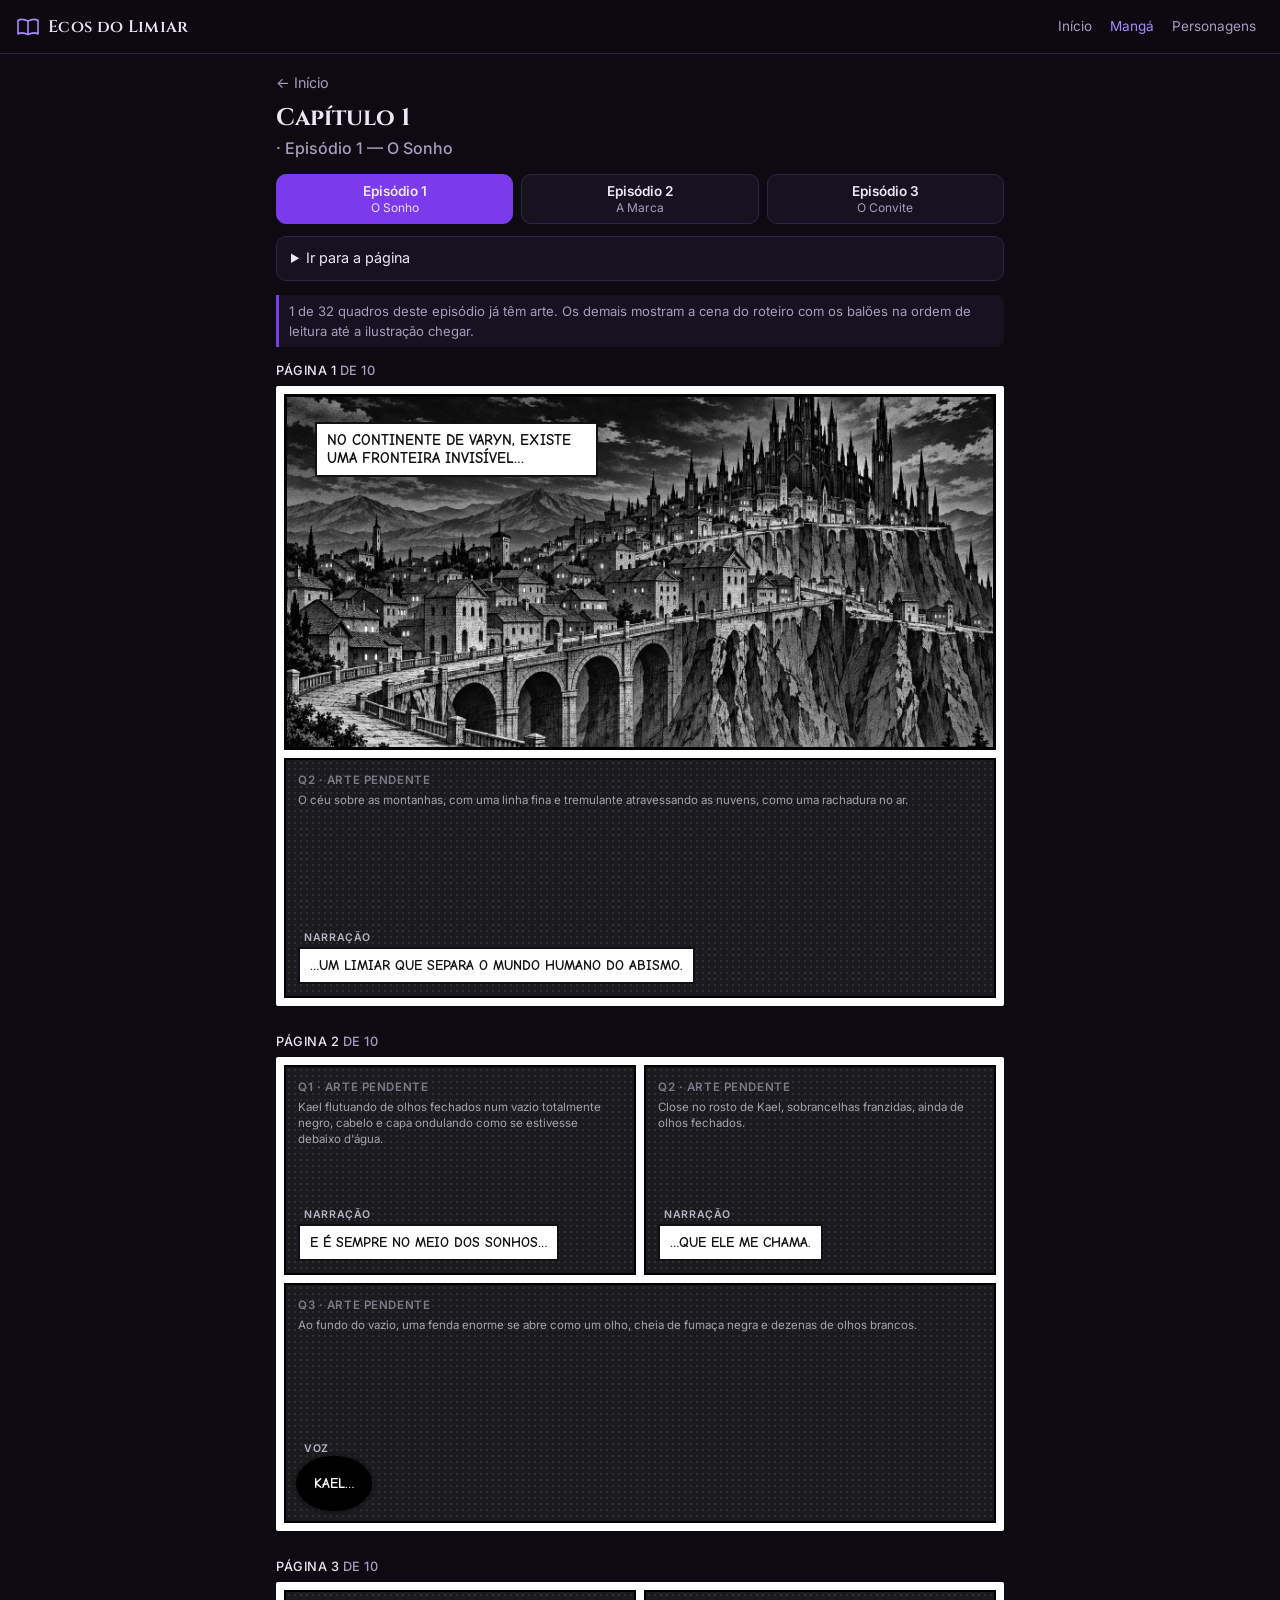
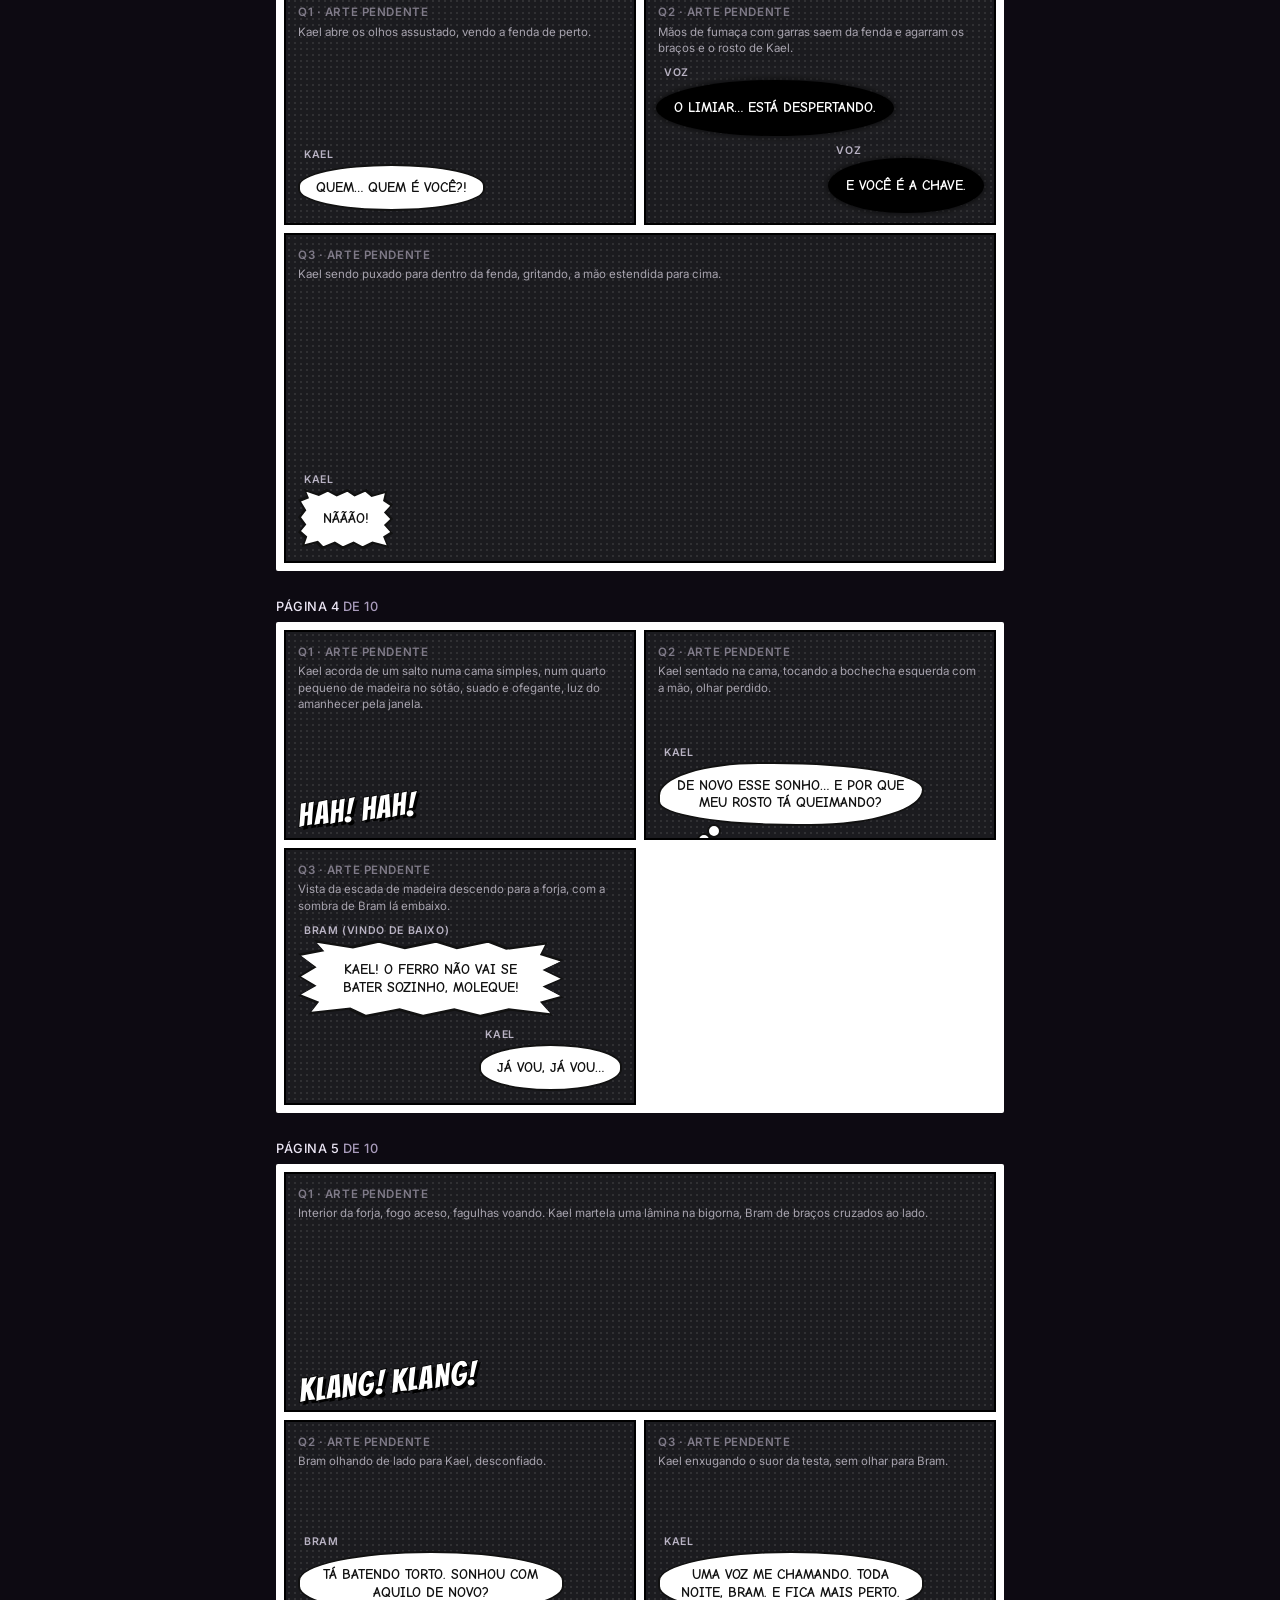
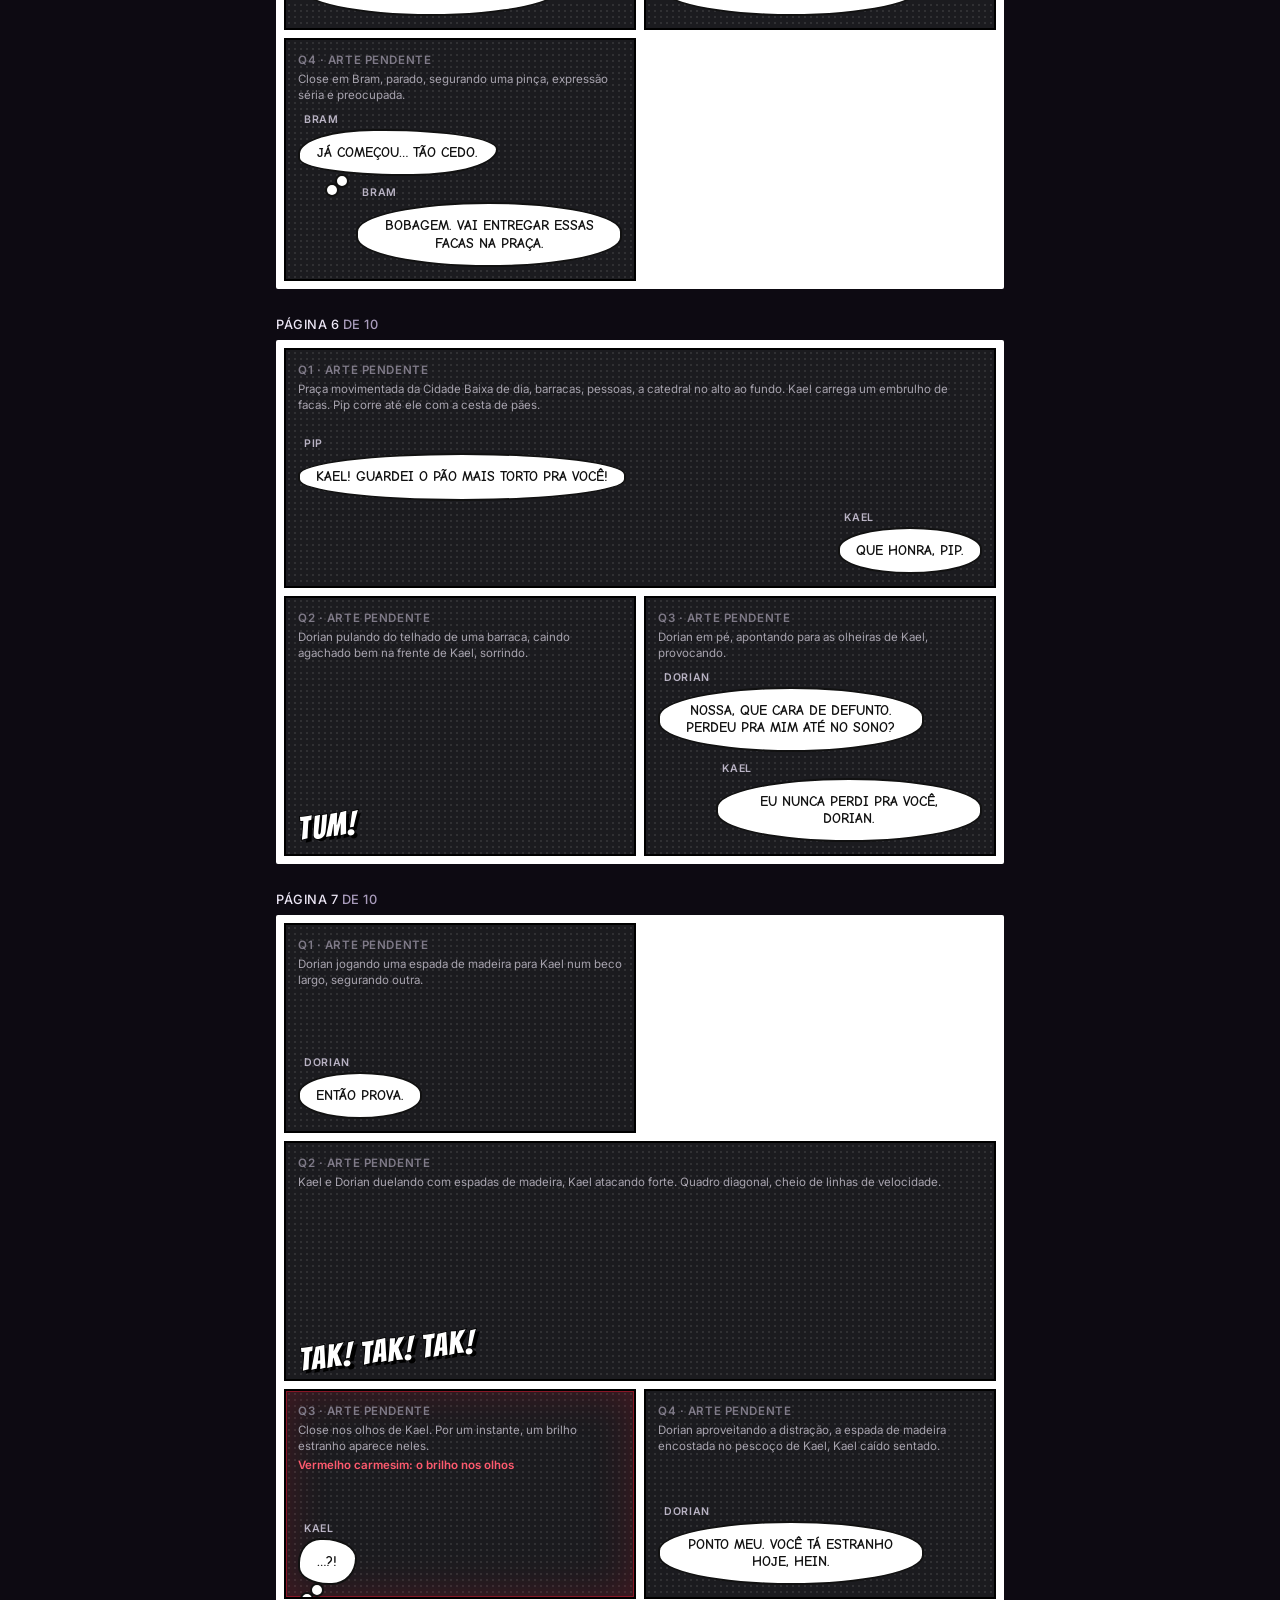
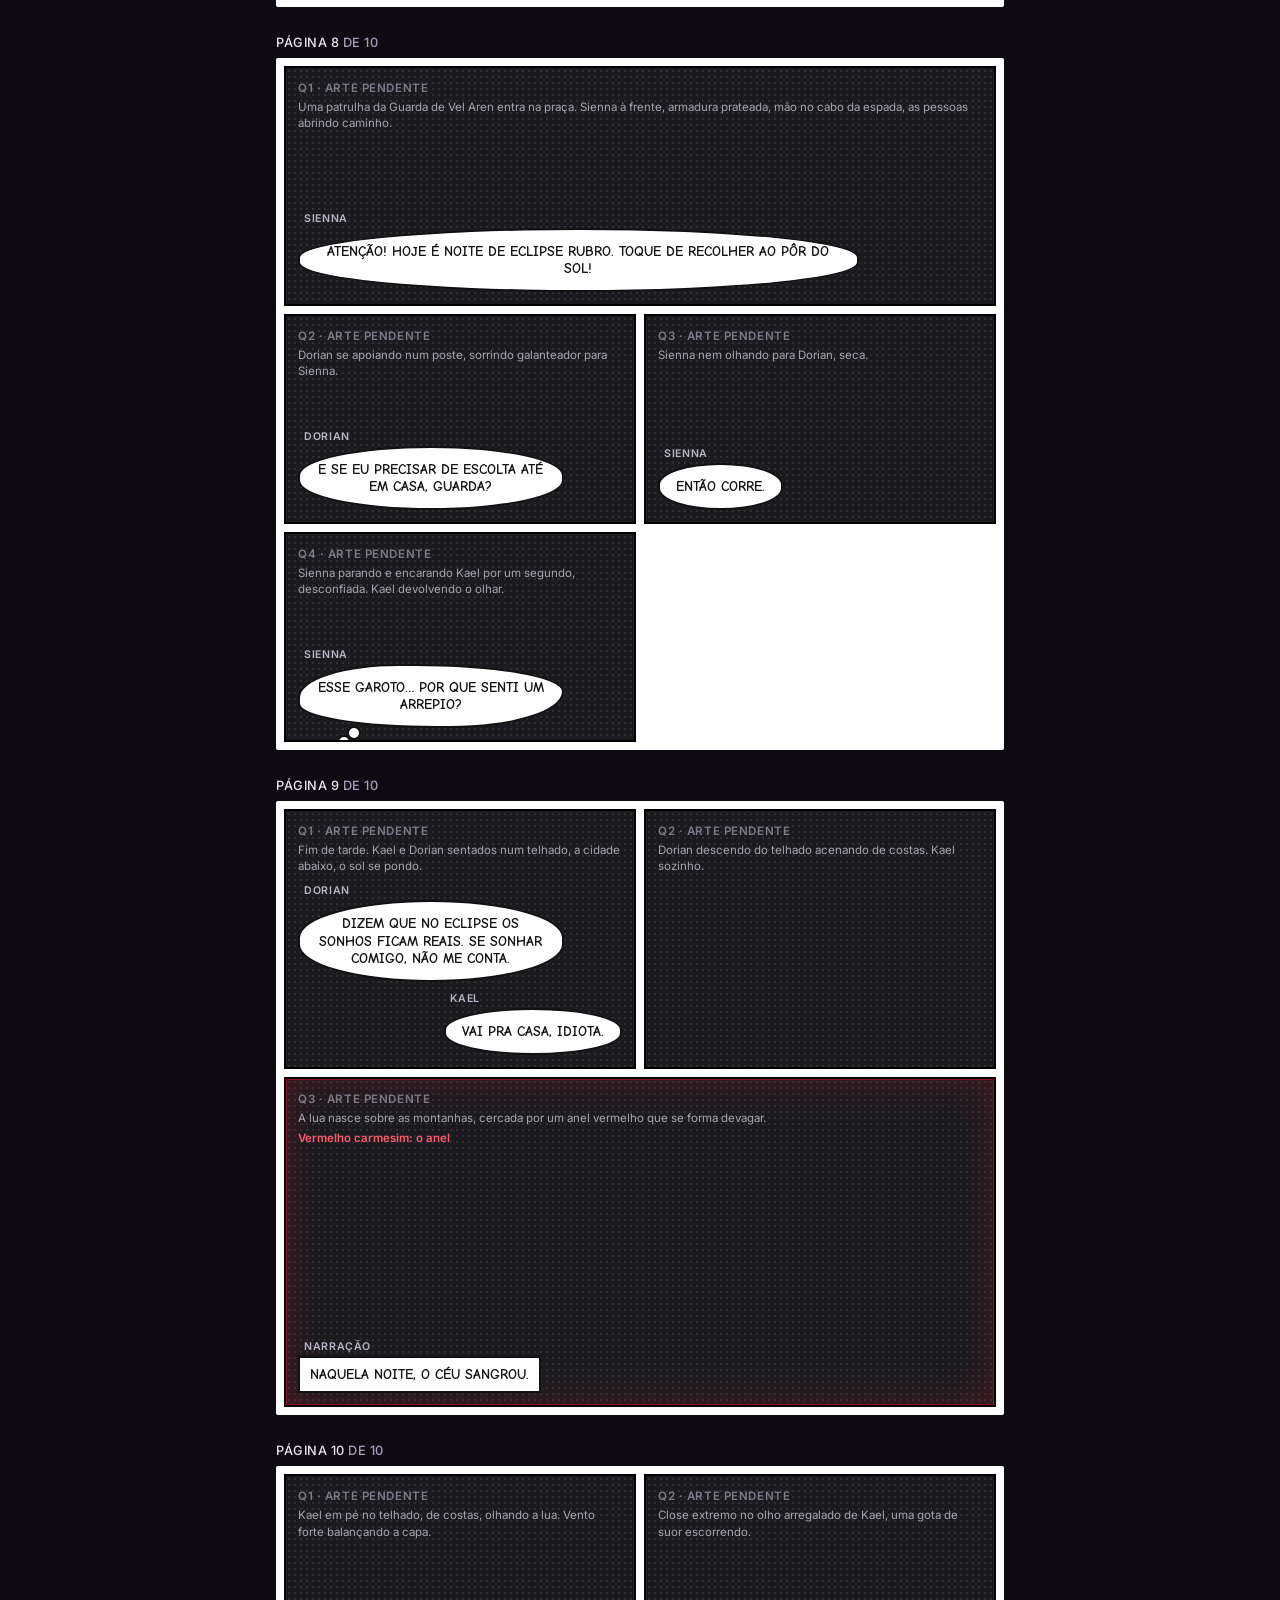
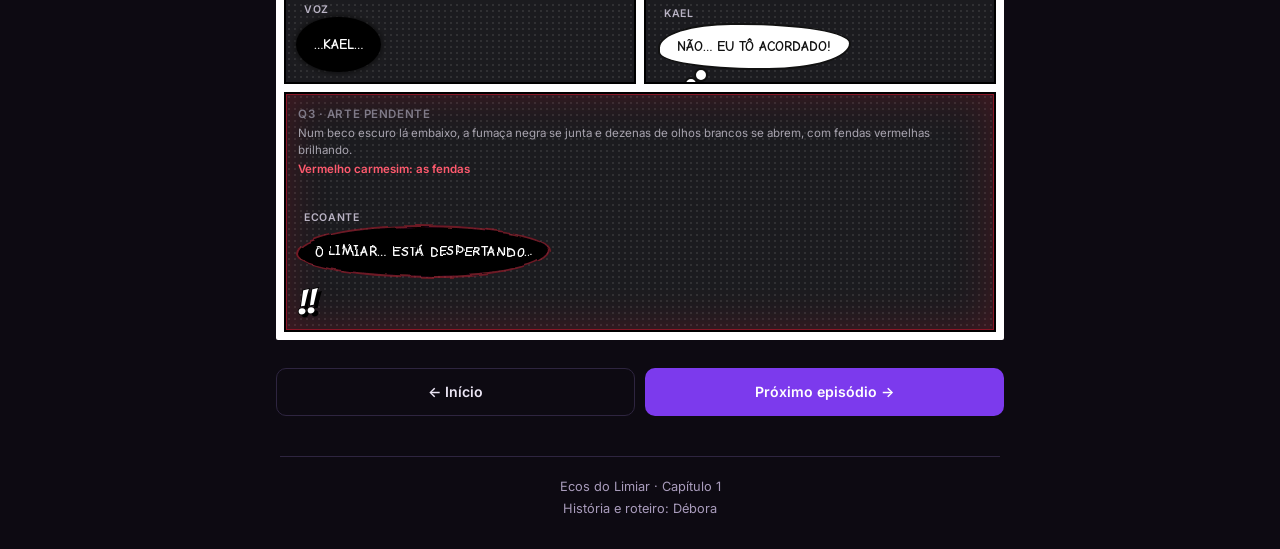
<file: ecos-do-limiar/ep1.html>
<!DOCTYPE html>
<html lang="pt-BR">
<head>
<meta charset="UTF-8">
<meta name="viewport" content="width=device-width, initial-scale=1, viewport-fit=cover">
<meta name="theme-color" content="#0d0a12">
<meta name="description" content="Kael sonha com o Abismo, vive um dia comum em Vel Aren e, à noite, o Eclipse Rubro começa.">
<title>Episódio 1 — O Sonho · Ecos do Limiar</title>
<link rel="preconnect" href="https://fonts.googleapis.com">
<link rel="preconnect" href="https://fonts.gstatic.com" crossorigin>
<link rel="stylesheet" href="https://fonts.googleapis.com/css2?family=Bangers&family=Cinzel:wght@600;700&family=Comic+Neue:wght@700&family=Inter:wght@400;500;600&display=swap">
<link rel="stylesheet" href="estilo.css">
</head>
<body>
<header class="topo"><a class="marca" href="index.html"><svg viewBox="0 0 24 24" aria-hidden="true"><path d="M2 5.5C4.5 4 8 4 12 6c4-2 7.5-2 10-.5V19c-2.5-1.5-6-1.5-10 .5-4-2-7.5-2-10-.5z" fill="none" stroke="currentColor" stroke-width="1.6" stroke-linejoin="round"/><path d="M12 6v13.5" stroke="currentColor" stroke-width="1.6"/></svg><span>Ecos do Limiar</span></a><nav class="menu"><a href="index.html">Início</a><a href="ep1.html" aria-current="page">Mangá</a><a href="personagens.html">Personagens</a></nav></header>
<svg width="0" height="0" style="position:absolute" aria-hidden="true"><filter id="tremor"><feTurbulence type="fractalNoise" baseFrequency="0.035" numOctaves="2" seed="7"/><feDisplacementMap in="SourceGraphic" scale="7"/></filter></svg><main class="leitor">
<a class="voltar" href="index.html">← Início</a>
<h1 class="titulo-pagina">Capítulo 1 <span>· Episódio 1 — O Sonho</span></h1>
<nav class="abas" aria-label="Episódios"><a href="ep1.html" class="aba" aria-current="page"><strong>Episódio 1</strong><small>O Sonho</small></a><a href="ep2.html" class="aba"><strong>Episódio 2</strong><small>A Marca</small></a><a href="ep3.html" class="aba"><strong>Episódio 3</strong><small>O Convite</small></a></nav>
<details class="salto"><summary>Ir para a página</summary><div><a href="#p01">1</a><a href="#p02">2</a><a href="#p03">3</a><a href="#p04">4</a><a href="#p05">5</a><a href="#p06">6</a><a href="#p07">7</a><a href="#p08">8</a><a href="#p09">9</a><a href="#p10">10</a></div></details>
<p class="aviso">1 de 32 quadros deste episódio já têm arte. Os demais mostram a cena do roteiro com os balões na ordem de leitura até a ilustração chegar.</p>
<section class="pagina" id="p01" aria-label="Página 1"><h2 class="pg-rotulo"><span>Página 1</span> de 10</h2><div class="quadros"><div class="quadro largo com-arte"><img src="artes/quadros/ep1-p01-q1.jpg" alt="Vista panorâmica de Vel Aren à noite, cidade-fortaleza gótica no alto de um penhasco, catedral negra com torres pontiagudas, casas amontoadas descendo a encosta, montanhas ao fundo, céu carregado de nuvens." loading="lazy" style="object-position:center"><div class="balao-camada"><p class="fala canto-0 t-narr"><span class="quem">Narração</span><span class="texto">No continente de Varyn, existe uma fronteira invisível…</span></p></div></div><div class="quadro largo pendente"><div class="cena"><span class="q-num">Q2 · arte pendente</span><span class="q-desc">O céu sobre as montanhas, com uma linha fina e tremulante atravessando as nuvens, como uma rachadura no ar.</span></div><div class="falas"><p class="fala t-narr"><span class="quem">Narração</span><span class="texto">…um Limiar que separa o mundo humano do Abismo.</span></p></div></div></div></section><section class="pagina" id="p02" aria-label="Página 2"><h2 class="pg-rotulo"><span>Página 2</span> de 10</h2><div class="quadros"><div class="quadro normal pendente"><div class="cena"><span class="q-num">Q1 · arte pendente</span><span class="q-desc">Kael flutuando de olhos fechados num vazio totalmente negro, cabelo e capa ondulando como se estivesse debaixo d&#x27;água.</span></div><div class="falas"><p class="fala t-narr"><span class="quem">Narração</span><span class="texto">E é sempre no meio dos sonhos…</span></p></div></div><div class="quadro normal pendente"><div class="cena"><span class="q-num">Q2 · arte pendente</span><span class="q-desc">Close no rosto de Kael, sobrancelhas franzidas, ainda de olhos fechados.</span></div><div class="falas"><p class="fala t-narr"><span class="quem">Narração</span><span class="texto">…que ele me chama.</span></p></div></div><div class="quadro largo pendente"><div class="cena"><span class="q-num">Q3 · arte pendente</span><span class="q-desc">Ao fundo do vazio, uma fenda enorme se abre como um olho, cheia de fumaça negra e dezenas de olhos brancos.</span></div><div class="falas"><p class="fala t-voz"><span class="quem">Voz</span><span class="texto">Kael…</span></p></div></div></div></section><section class="pagina" id="p03" aria-label="Página 3"><h2 class="pg-rotulo"><span>Página 3</span> de 10</h2><div class="quadros"><div class="quadro normal pendente"><div class="cena"><span class="q-num">Q1 · arte pendente</span><span class="q-desc">Kael abre os olhos assustado, vendo a fenda de perto.</span></div><div class="falas"><p class="fala t-fala"><span class="quem">Kael</span><span class="texto">Quem… quem é você?!</span></p></div></div><div class="quadro normal pendente"><div class="cena"><span class="q-num">Q2 · arte pendente</span><span class="q-desc">Mãos de fumaça com garras saem da fenda e agarram os braços e o rosto de Kael.</span></div><div class="falas"><p class="fala t-voz"><span class="quem">Voz</span><span class="texto">O Limiar… está despertando.</span></p><p class="fala t-voz direita"><span class="quem">Voz</span><span class="texto">E você é a Chave.</span></p></div></div><div class="quadro grande pendente"><div class="cena"><span class="q-num">Q3 · arte pendente</span><span class="q-desc">Kael sendo puxado para dentro da fenda, gritando, a mão estendida para cima.</span></div><div class="falas"><p class="fala t-grito"><span class="quem">Kael</span><span class="grito-borda"><span class="grito-miolo">NÃÃÃO!</span></span></p></div></div></div></section><section class="pagina" id="p04" aria-label="Página 4"><h2 class="pg-rotulo"><span>Página 4</span> de 10</h2><div class="quadros"><div class="quadro normal pendente"><div class="cena"><span class="q-num">Q1 · arte pendente</span><span class="q-desc">Kael acorda de um salto numa cama simples, num quarto pequeno de madeira no sótão, suado e ofegante, luz do amanhecer pela janela.</span></div><div class="falas"><p class="fala t-sfx"><span class="texto">HAH! HAH!</span></p></div></div><div class="quadro normal pendente"><div class="cena"><span class="q-num">Q2 · arte pendente</span><span class="q-desc">Kael sentado na cama, tocando a bochecha esquerda com a mão, olhar perdido.</span></div><div class="falas"><p class="fala t-pens"><span class="quem">Kael</span><span class="texto">De novo esse sonho… e por que meu rosto tá queimando?</span></p></div></div><div class="quadro normal pendente"><div class="cena"><span class="q-num">Q3 · arte pendente</span><span class="q-desc">Vista da escada de madeira descendo para a forja, com a sombra de Bram lá embaixo.</span></div><div class="falas"><p class="fala t-grito"><span class="quem">Bram (vindo de baixo)</span><span class="grito-borda"><span class="grito-miolo">KAEL! O ferro não vai se bater sozinho, moleque!</span></span></p><p class="fala t-fala direita"><span class="quem">Kael</span><span class="texto">Já vou, já vou…</span></p></div></div></div></section><section class="pagina" id="p05" aria-label="Página 5"><h2 class="pg-rotulo"><span>Página 5</span> de 10</h2><div class="quadros"><div class="quadro largo pendente"><div class="cena"><span class="q-num">Q1 · arte pendente</span><span class="q-desc">Interior da forja, fogo aceso, fagulhas voando. Kael martela uma lâmina na bigorna, Bram de braços cruzados ao lado.</span></div><div class="falas"><p class="fala t-sfx"><span class="texto">KLANG! KLANG!</span></p></div></div><div class="quadro normal pendente"><div class="cena"><span class="q-num">Q2 · arte pendente</span><span class="q-desc">Bram olhando de lado para Kael, desconfiado.</span></div><div class="falas"><p class="fala t-fala"><span class="quem">Bram</span><span class="texto">Tá batendo torto. Sonhou com aquilo de novo?</span></p></div></div><div class="quadro normal pendente"><div class="cena"><span class="q-num">Q3 · arte pendente</span><span class="q-desc">Kael enxugando o suor da testa, sem olhar para Bram.</span></div><div class="falas"><p class="fala t-fala"><span class="quem">Kael</span><span class="texto">Uma voz me chamando. Toda noite, Bram. E fica mais perto.</span></p></div></div><div class="quadro normal pendente"><div class="cena"><span class="q-num">Q4 · arte pendente</span><span class="q-desc">Close em Bram, parado, segurando uma pinça, expressão séria e preocupada.</span></div><div class="falas"><p class="fala t-pens"><span class="quem">Bram</span><span class="texto">Já começou… tão cedo.</span></p><p class="fala t-fala direita"><span class="quem">Bram</span><span class="texto">Bobagem. Vai entregar essas facas na praça.</span></p></div></div></div></section><section class="pagina" id="p06" aria-label="Página 6"><h2 class="pg-rotulo"><span>Página 6</span> de 10</h2><div class="quadros"><div class="quadro largo pendente"><div class="cena"><span class="q-num">Q1 · arte pendente</span><span class="q-desc">Praça movimentada da Cidade Baixa de dia, barracas, pessoas, a catedral no alto ao fundo. Kael carrega um embrulho de facas. Pip corre até ele com a cesta de pães.</span></div><div class="falas"><p class="fala t-fala"><span class="quem">Pip</span><span class="texto">Kael! Guardei o pão mais torto pra você!</span></p><p class="fala t-fala direita"><span class="quem">Kael</span><span class="texto">Que honra, Pip.</span></p></div></div><div class="quadro normal pendente"><div class="cena"><span class="q-num">Q2 · arte pendente</span><span class="q-desc">Dorian pulando do telhado de uma barraca, caindo agachado bem na frente de Kael, sorrindo.</span></div><div class="falas"><p class="fala t-sfx"><span class="texto">TUM!</span></p></div></div><div class="quadro normal pendente"><div class="cena"><span class="q-num">Q3 · arte pendente</span><span class="q-desc">Dorian em pé, apontando para as olheiras de Kael, provocando.</span></div><div class="falas"><p class="fala t-fala"><span class="quem">Dorian</span><span class="texto">Nossa, que cara de defunto. Perdeu pra mim até no sono?</span></p><p class="fala t-fala direita"><span class="quem">Kael</span><span class="texto">Eu nunca perdi pra você, Dorian.</span></p></div></div></div></section><section class="pagina" id="p07" aria-label="Página 7"><h2 class="pg-rotulo"><span>Página 7</span> de 10</h2><div class="quadros"><div class="quadro normal pendente"><div class="cena"><span class="q-num">Q1 · arte pendente</span><span class="q-desc">Dorian jogando uma espada de madeira para Kael num beco largo, segurando outra.</span></div><div class="falas"><p class="fala t-fala"><span class="quem">Dorian</span><span class="texto">Então prova.</span></p></div></div><div class="quadro largo pendente"><div class="cena"><span class="q-num">Q2 · arte pendente</span><span class="q-desc">Kael e Dorian duelando com espadas de madeira, Kael atacando forte. Quadro diagonal, cheio de linhas de velocidade.</span></div><div class="falas"><p class="fala t-sfx"><span class="texto">TAK! TAK! TAK!</span></p></div></div><div class="quadro normal vermelho pendente"><div class="cena"><span class="q-num">Q3 · arte pendente</span><span class="q-desc">Close nos olhos de Kael. Por um instante, um brilho estranho aparece neles.</span><span class="nota-cor">Vermelho carmesim: o brilho nos olhos</span></div><div class="falas"><p class="fala t-pens"><span class="quem">Kael</span><span class="texto">…?!</span></p></div></div><div class="quadro normal pendente"><div class="cena"><span class="q-num">Q4 · arte pendente</span><span class="q-desc">Dorian aproveitando a distração, a espada de madeira encostada no pescoço de Kael, Kael caído sentado.</span></div><div class="falas"><p class="fala t-fala"><span class="quem">Dorian</span><span class="texto">Ponto meu. Você tá estranho hoje, hein.</span></p></div></div></div></section><section class="pagina" id="p08" aria-label="Página 8"><h2 class="pg-rotulo"><span>Página 8</span> de 10</h2><div class="quadros"><div class="quadro largo pendente"><div class="cena"><span class="q-num">Q1 · arte pendente</span><span class="q-desc">Uma patrulha da Guarda de Vel Aren entra na praça. Sienna à frente, armadura prateada, mão no cabo da espada, as pessoas abrindo caminho.</span></div><div class="falas"><p class="fala t-fala"><span class="quem">Sienna</span><span class="texto">Atenção! Hoje é noite de Eclipse Rubro. Toque de recolher ao pôr do sol!</span></p></div></div><div class="quadro normal pendente"><div class="cena"><span class="q-num">Q2 · arte pendente</span><span class="q-desc">Dorian se apoiando num poste, sorrindo galanteador para Sienna.</span></div><div class="falas"><p class="fala t-fala"><span class="quem">Dorian</span><span class="texto">E se eu precisar de escolta até em casa, guarda?</span></p></div></div><div class="quadro normal pendente"><div class="cena"><span class="q-num">Q3 · arte pendente</span><span class="q-desc">Sienna nem olhando para Dorian, seca.</span></div><div class="falas"><p class="fala t-fala"><span class="quem">Sienna</span><span class="texto">Então corre.</span></p></div></div><div class="quadro normal pendente"><div class="cena"><span class="q-num">Q4 · arte pendente</span><span class="q-desc">Sienna parando e encarando Kael por um segundo, desconfiada. Kael devolvendo o olhar.</span></div><div class="falas"><p class="fala t-pens"><span class="quem">Sienna</span><span class="texto">Esse garoto… por que senti um arrepio?</span></p></div></div></div></section><section class="pagina" id="p09" aria-label="Página 9"><h2 class="pg-rotulo"><span>Página 9</span> de 10</h2><div class="quadros"><div class="quadro normal pendente"><div class="cena"><span class="q-num">Q1 · arte pendente</span><span class="q-desc">Fim de tarde. Kael e Dorian sentados num telhado, a cidade abaixo, o sol se pondo.</span></div><div class="falas"><p class="fala t-fala"><span class="quem">Dorian</span><span class="texto">Dizem que no Eclipse os sonhos ficam reais. Se sonhar comigo, não me conta.</span></p><p class="fala t-fala direita"><span class="quem">Kael</span><span class="texto">Vai pra casa, idiota.</span></p></div></div><div class="quadro normal pendente"><div class="cena"><span class="q-num">Q2 · arte pendente</span><span class="q-desc">Dorian descendo do telhado acenando de costas. Kael sozinho.</span></div><div class="falas"></div></div><div class="quadro grande vermelho pendente"><div class="cena"><span class="q-num">Q3 · arte pendente</span><span class="q-desc">A lua nasce sobre as montanhas, cercada por um anel vermelho que se forma devagar.</span><span class="nota-cor">Vermelho carmesim: o anel</span></div><div class="falas"><p class="fala t-narr"><span class="quem">Narração</span><span class="texto">Naquela noite, o céu sangrou.</span></p></div></div></div></section><section class="pagina" id="p10" aria-label="Página 10"><h2 class="pg-rotulo"><span>Página 10</span> de 10</h2><div class="quadros"><div class="quadro normal pendente"><div class="cena"><span class="q-num">Q1 · arte pendente</span><span class="q-desc">Kael em pé no telhado, de costas, olhando a lua. Vento forte balançando a capa.</span></div><div class="falas"><p class="fala t-voz"><span class="quem">Voz</span><span class="texto">…Kael…</span></p></div></div><div class="quadro normal pendente"><div class="cena"><span class="q-num">Q2 · arte pendente</span><span class="q-desc">Close extremo no olho arregalado de Kael, uma gota de suor escorrendo.</span></div><div class="falas"><p class="fala t-pens"><span class="quem">Kael</span><span class="texto">Não… eu tô acordado!</span></p></div></div><div class="quadro largo vermelho pendente"><div class="cena"><span class="q-num">Q3 · arte pendente</span><span class="q-desc">Num beco escuro lá embaixo, a fumaça negra se junta e dezenas de olhos brancos se abrem, com fendas vermelhas brilhando.</span><span class="nota-cor">Vermelho carmesim: as fendas</span></div><div class="falas"><p class="fala t-tremido"><span class="quem">Ecoante</span><span class="texto">O Limiar… está despertando…</span></p><p class="fala t-sfx"><span class="texto">!!</span></p></div></div></div></section>
<div class="fim-ep"><div class="nav-ep"><a class="botao botao-sec" href="index.html">← Início</a><a class="botao" href="ep2.html">Próximo episódio →</a></div></div>
</main>
<footer class="rodape"><p>Ecos do Limiar · Capítulo 1</p><p>História e roteiro: Débora</p></footer>
</body>
</html>
</file>
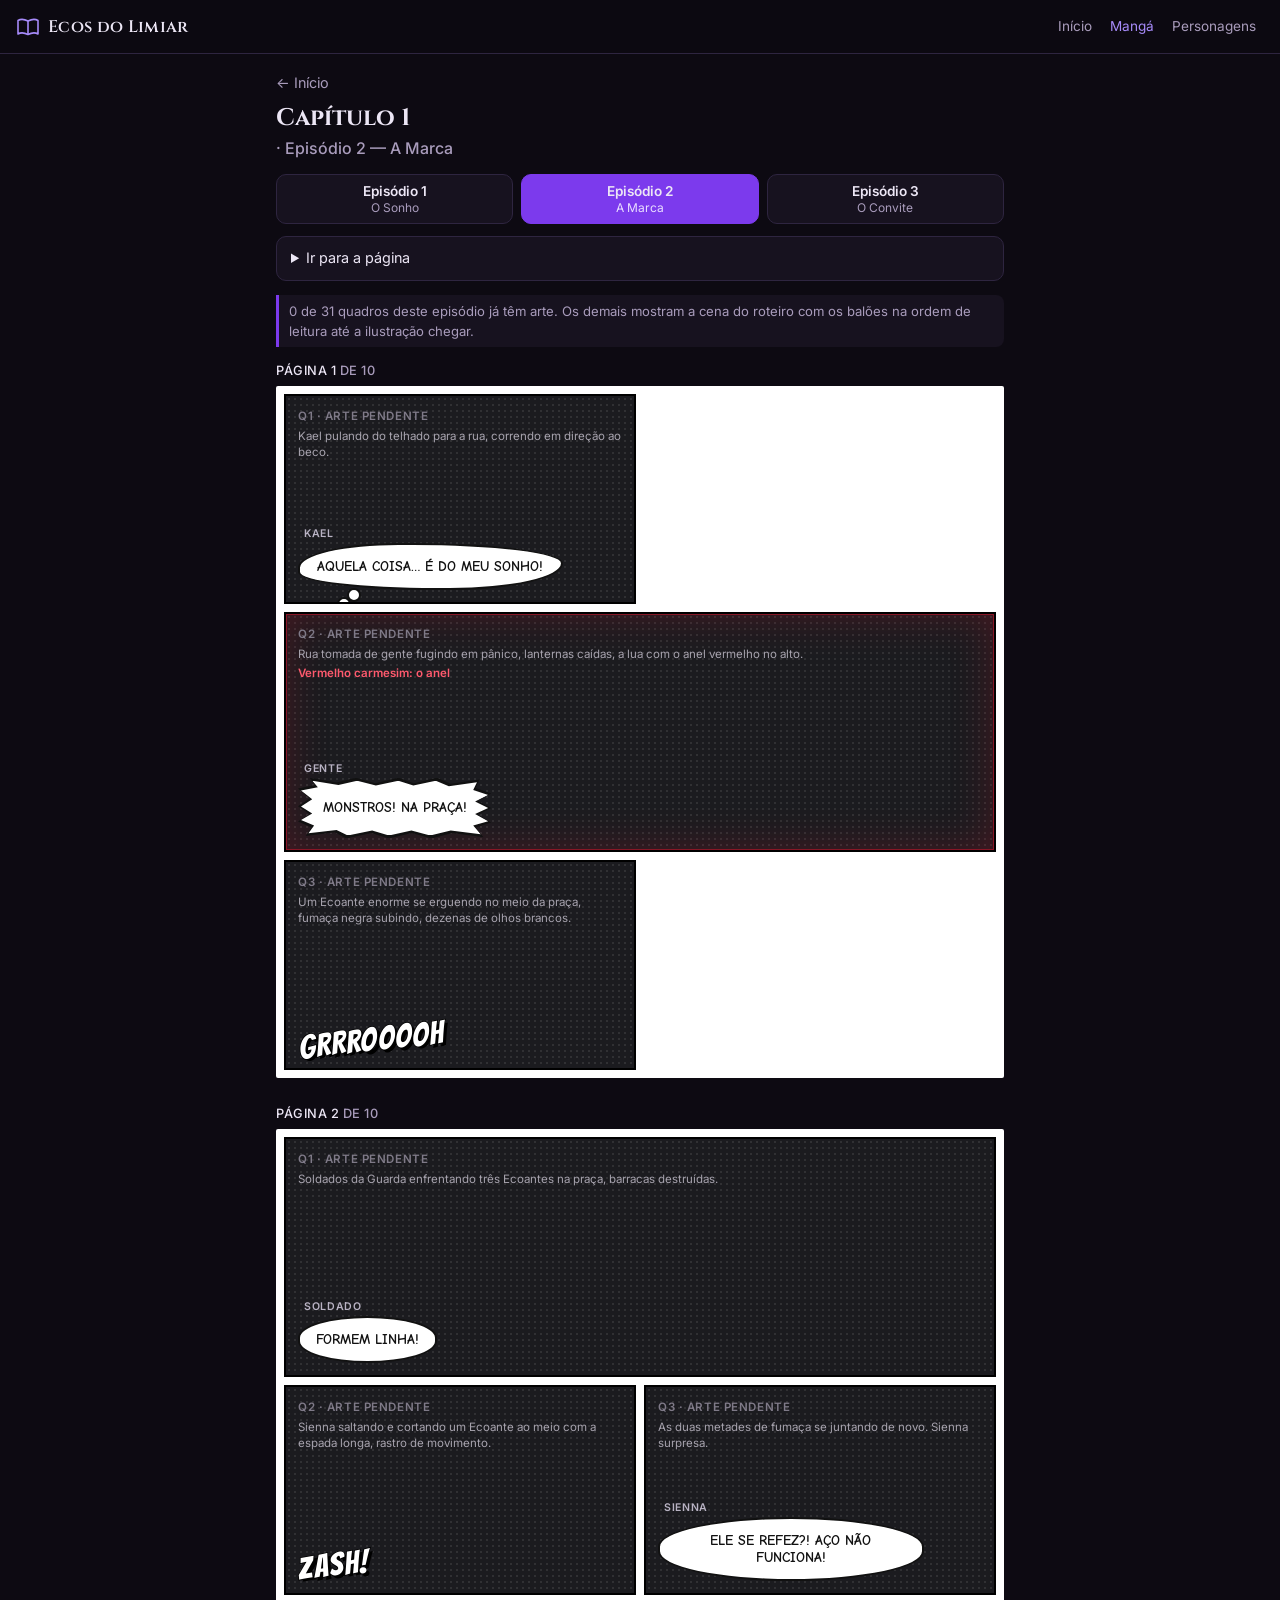
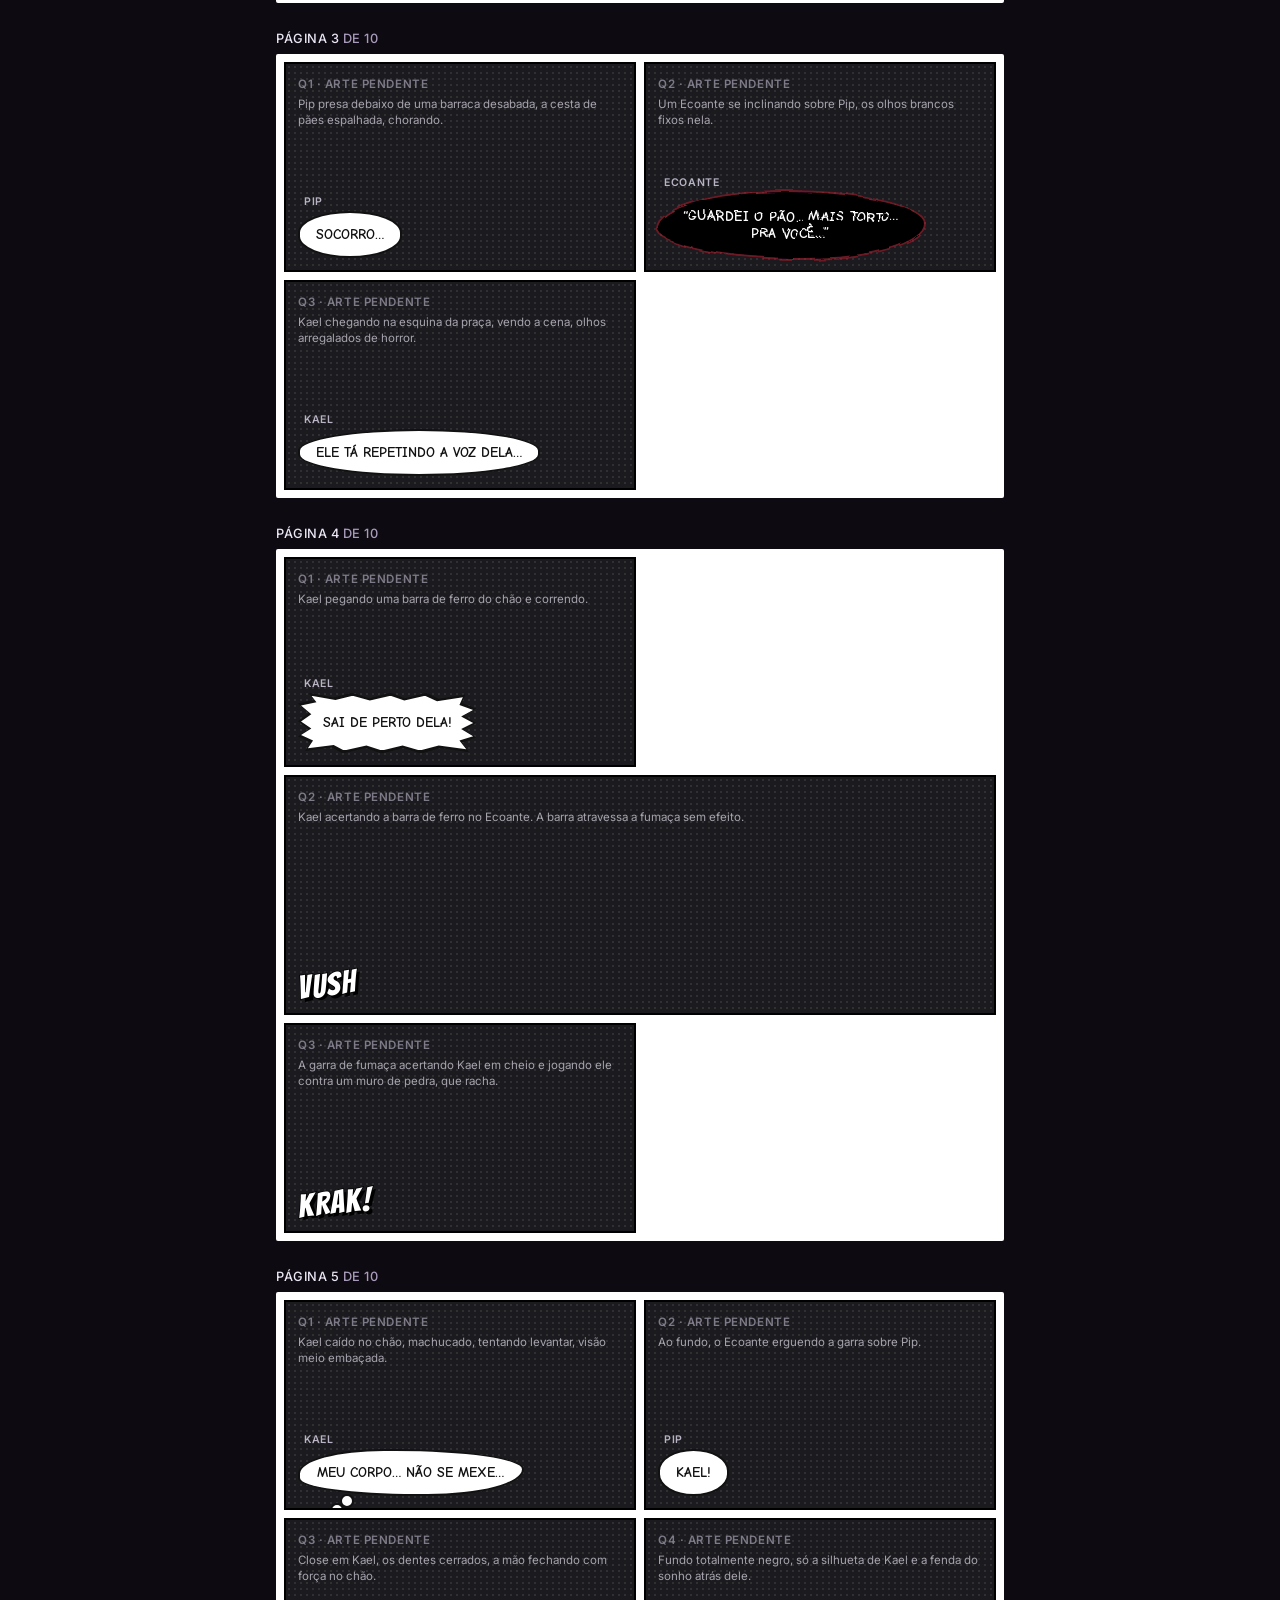
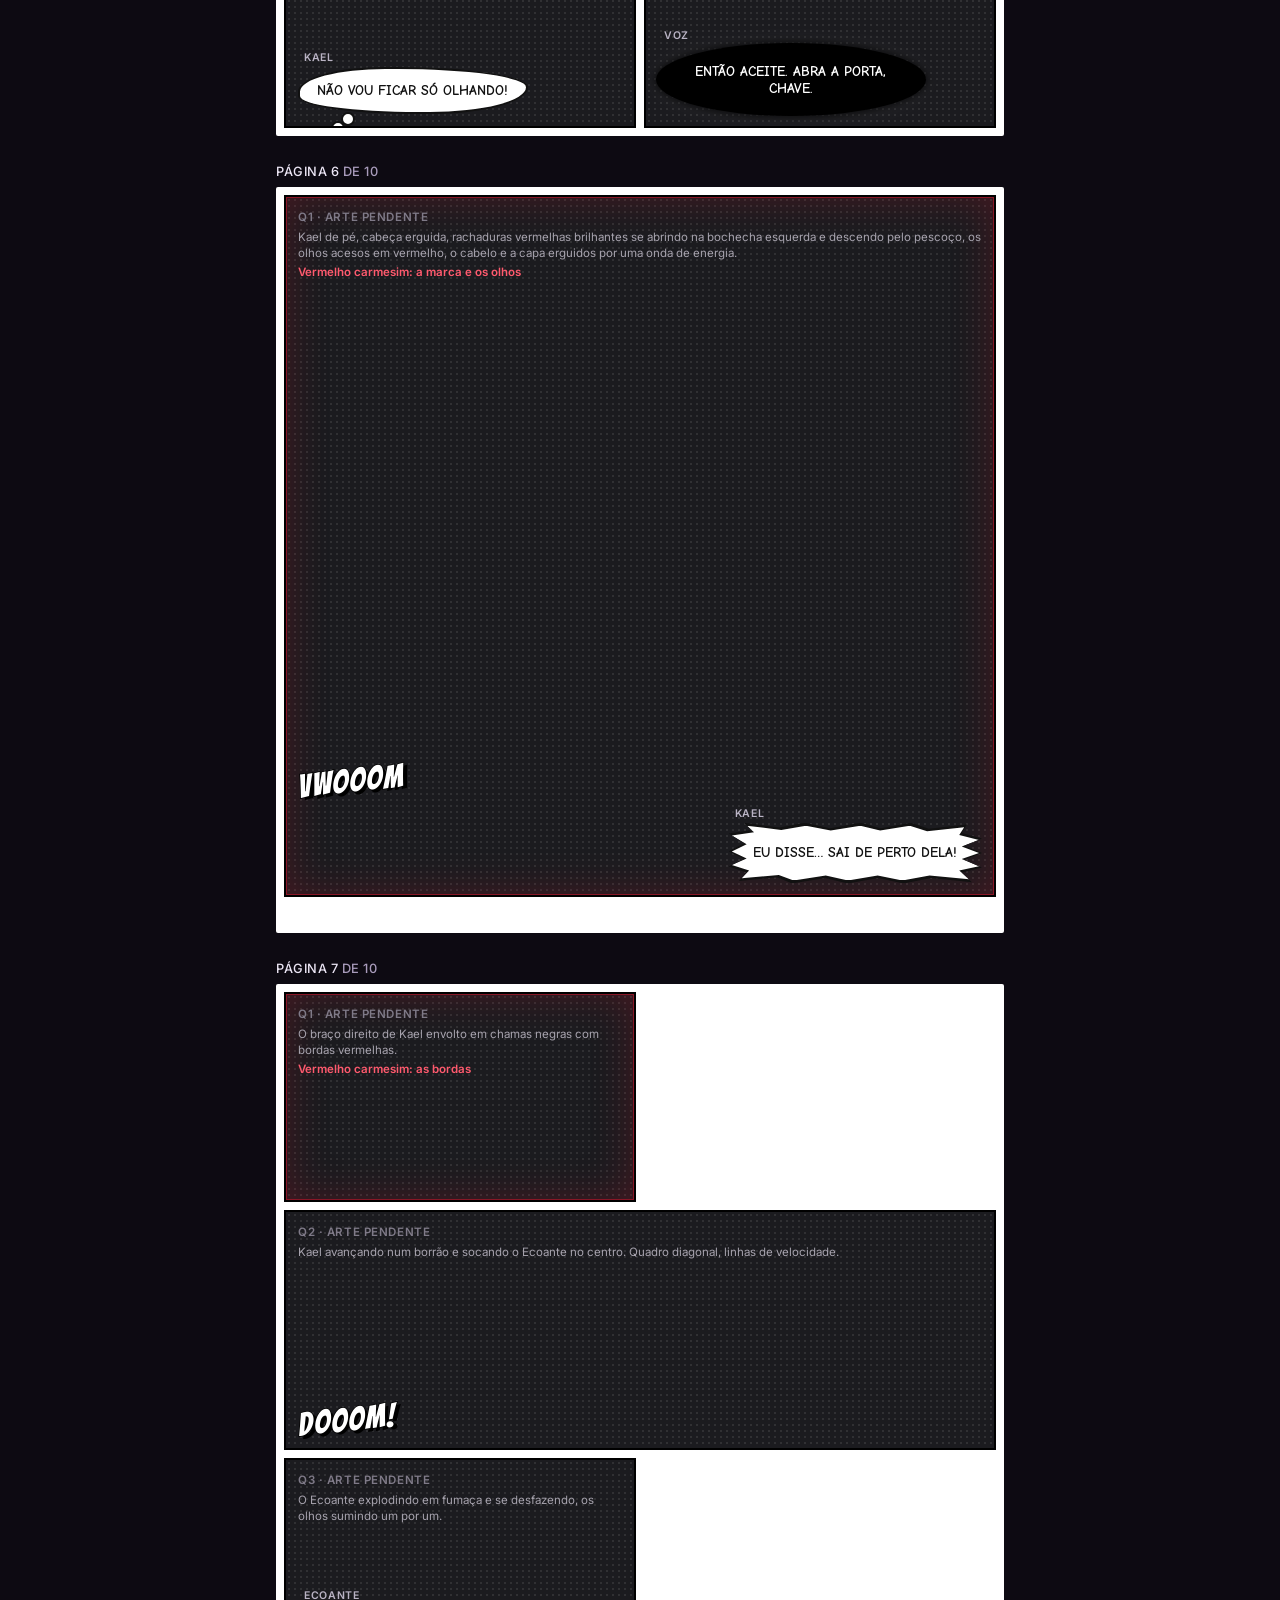
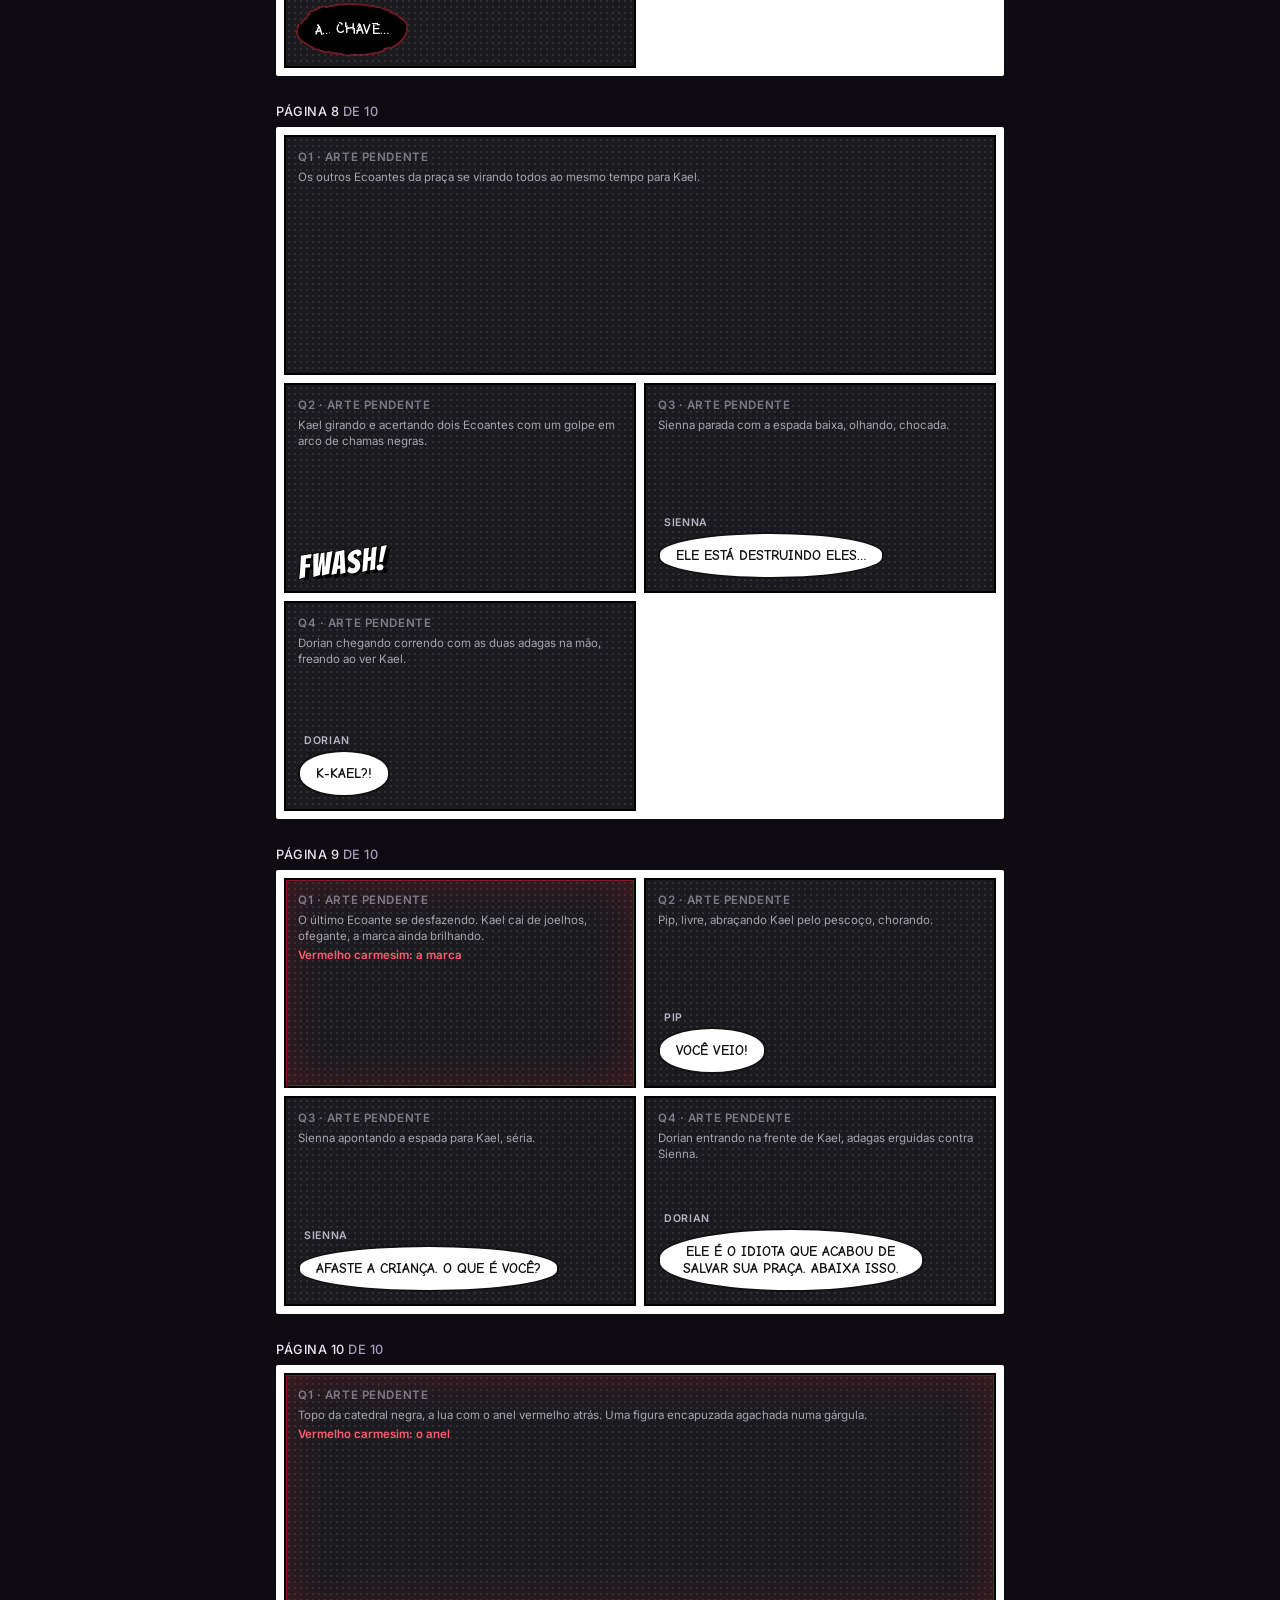
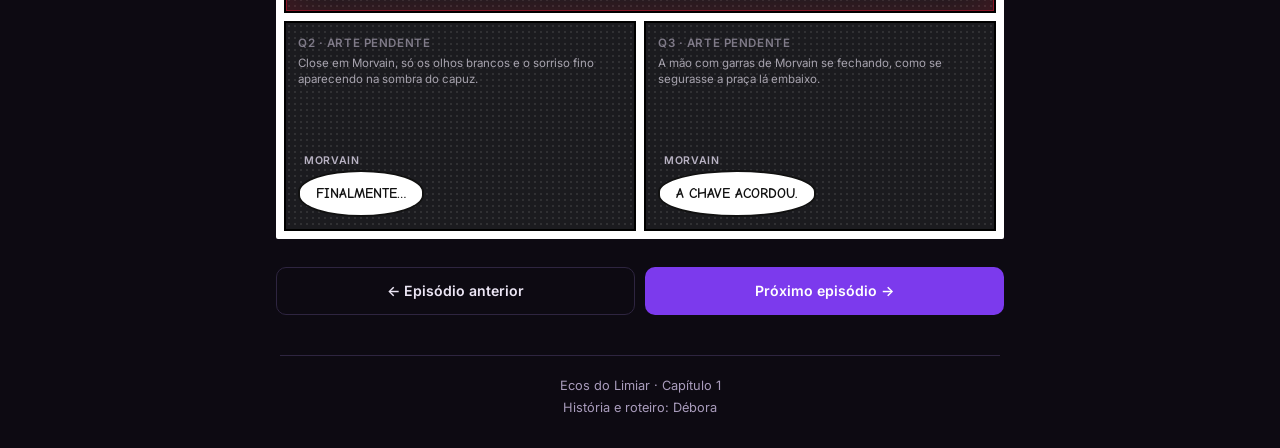
<file: ecos-do-limiar/ep2.html>
<!DOCTYPE html>
<html lang="pt-BR">
<head>
<meta charset="UTF-8">
<meta name="viewport" content="width=device-width, initial-scale=1, viewport-fit=cover">
<meta name="theme-color" content="#0d0a12">
<meta name="description" content="Os Ecoantes invadem a praça, Kael protege Pip e a Marca do Limiar desperta em seu rosto.">
<title>Episódio 2 — A Marca · Ecos do Limiar</title>
<link rel="preconnect" href="https://fonts.googleapis.com">
<link rel="preconnect" href="https://fonts.gstatic.com" crossorigin>
<link rel="stylesheet" href="https://fonts.googleapis.com/css2?family=Bangers&family=Cinzel:wght@600;700&family=Comic+Neue:wght@700&family=Inter:wght@400;500;600&display=swap">
<link rel="stylesheet" href="estilo.css">
</head>
<body>
<header class="topo"><a class="marca" href="index.html"><svg viewBox="0 0 24 24" aria-hidden="true"><path d="M2 5.5C4.5 4 8 4 12 6c4-2 7.5-2 10-.5V19c-2.5-1.5-6-1.5-10 .5-4-2-7.5-2-10-.5z" fill="none" stroke="currentColor" stroke-width="1.6" stroke-linejoin="round"/><path d="M12 6v13.5" stroke="currentColor" stroke-width="1.6"/></svg><span>Ecos do Limiar</span></a><nav class="menu"><a href="index.html">Início</a><a href="ep1.html" aria-current="page">Mangá</a><a href="personagens.html">Personagens</a></nav></header>
<svg width="0" height="0" style="position:absolute" aria-hidden="true"><filter id="tremor"><feTurbulence type="fractalNoise" baseFrequency="0.035" numOctaves="2" seed="7"/><feDisplacementMap in="SourceGraphic" scale="7"/></filter></svg><main class="leitor">
<a class="voltar" href="index.html">← Início</a>
<h1 class="titulo-pagina">Capítulo 1 <span>· Episódio 2 — A Marca</span></h1>
<nav class="abas" aria-label="Episódios"><a href="ep1.html" class="aba"><strong>Episódio 1</strong><small>O Sonho</small></a><a href="ep2.html" class="aba" aria-current="page"><strong>Episódio 2</strong><small>A Marca</small></a><a href="ep3.html" class="aba"><strong>Episódio 3</strong><small>O Convite</small></a></nav>
<details class="salto"><summary>Ir para a página</summary><div><a href="#p01">1</a><a href="#p02">2</a><a href="#p03">3</a><a href="#p04">4</a><a href="#p05">5</a><a href="#p06">6</a><a href="#p07">7</a><a href="#p08">8</a><a href="#p09">9</a><a href="#p10">10</a></div></details>
<p class="aviso">0 de 31 quadros deste episódio já têm arte. Os demais mostram a cena do roteiro com os balões na ordem de leitura até a ilustração chegar.</p>
<section class="pagina" id="p01" aria-label="Página 1"><h2 class="pg-rotulo"><span>Página 1</span> de 10</h2><div class="quadros"><div class="quadro normal pendente"><div class="cena"><span class="q-num">Q1 · arte pendente</span><span class="q-desc">Kael pulando do telhado para a rua, correndo em direção ao beco.</span></div><div class="falas"><p class="fala t-pens"><span class="quem">Kael</span><span class="texto">Aquela coisa… é do meu sonho!</span></p></div></div><div class="quadro largo vermelho pendente"><div class="cena"><span class="q-num">Q2 · arte pendente</span><span class="q-desc">Rua tomada de gente fugindo em pânico, lanternas caídas, a lua com o anel vermelho no alto.</span><span class="nota-cor">Vermelho carmesim: o anel</span></div><div class="falas"><p class="fala t-grito"><span class="quem">Gente</span><span class="grito-borda"><span class="grito-miolo">Monstros! Na praça!</span></span></p></div></div><div class="quadro normal pendente"><div class="cena"><span class="q-num">Q3 · arte pendente</span><span class="q-desc">Um Ecoante enorme se erguendo no meio da praça, fumaça negra subindo, dezenas de olhos brancos.</span></div><div class="falas"><p class="fala t-sfx"><span class="texto">GRRROOOOH</span></p></div></div></div></section><section class="pagina" id="p02" aria-label="Página 2"><h2 class="pg-rotulo"><span>Página 2</span> de 10</h2><div class="quadros"><div class="quadro largo pendente"><div class="cena"><span class="q-num">Q1 · arte pendente</span><span class="q-desc">Soldados da Guarda enfrentando três Ecoantes na praça, barracas destruídas.</span></div><div class="falas"><p class="fala t-fala"><span class="quem">Soldado</span><span class="texto">Formem linha!</span></p></div></div><div class="quadro normal pendente"><div class="cena"><span class="q-num">Q2 · arte pendente</span><span class="q-desc">Sienna saltando e cortando um Ecoante ao meio com a espada longa, rastro de movimento.</span></div><div class="falas"><p class="fala t-sfx"><span class="texto">ZASH!</span></p></div></div><div class="quadro normal pendente"><div class="cena"><span class="q-num">Q3 · arte pendente</span><span class="q-desc">As duas metades de fumaça se juntando de novo. Sienna surpresa.</span></div><div class="falas"><p class="fala t-fala"><span class="quem">Sienna</span><span class="texto">Ele se refez?! Aço não funciona!</span></p></div></div></div></section><section class="pagina" id="p03" aria-label="Página 3"><h2 class="pg-rotulo"><span>Página 3</span> de 10</h2><div class="quadros"><div class="quadro normal pendente"><div class="cena"><span class="q-num">Q1 · arte pendente</span><span class="q-desc">Pip presa debaixo de uma barraca desabada, a cesta de pães espalhada, chorando.</span></div><div class="falas"><p class="fala t-fala"><span class="quem">Pip</span><span class="texto">Socorro…</span></p></div></div><div class="quadro normal pendente"><div class="cena"><span class="q-num">Q2 · arte pendente</span><span class="q-desc">Um Ecoante se inclinando sobre Pip, os olhos brancos fixos nela.</span></div><div class="falas"><p class="fala t-tremido"><span class="quem">Ecoante</span><span class="texto">“Guardei o pão… mais torto… pra você…”</span></p></div></div><div class="quadro normal pendente"><div class="cena"><span class="q-num">Q3 · arte pendente</span><span class="q-desc">Kael chegando na esquina da praça, vendo a cena, olhos arregalados de horror.</span></div><div class="falas"><p class="fala t-fala"><span class="quem">Kael</span><span class="texto">Ele tá repetindo a voz dela…</span></p></div></div></div></section><section class="pagina" id="p04" aria-label="Página 4"><h2 class="pg-rotulo"><span>Página 4</span> de 10</h2><div class="quadros"><div class="quadro normal pendente"><div class="cena"><span class="q-num">Q1 · arte pendente</span><span class="q-desc">Kael pegando uma barra de ferro do chão e correndo.</span></div><div class="falas"><p class="fala t-grito"><span class="quem">Kael</span><span class="grito-borda"><span class="grito-miolo">Sai de perto dela!</span></span></p></div></div><div class="quadro largo pendente"><div class="cena"><span class="q-num">Q2 · arte pendente</span><span class="q-desc">Kael acertando a barra de ferro no Ecoante. A barra atravessa a fumaça sem efeito.</span></div><div class="falas"><p class="fala t-sfx"><span class="texto">VUSH</span></p></div></div><div class="quadro normal pendente"><div class="cena"><span class="q-num">Q3 · arte pendente</span><span class="q-desc">A garra de fumaça acertando Kael em cheio e jogando ele contra um muro de pedra, que racha.</span></div><div class="falas"><p class="fala t-sfx"><span class="texto">KRAK!</span></p></div></div></div></section><section class="pagina" id="p05" aria-label="Página 5"><h2 class="pg-rotulo"><span>Página 5</span> de 10</h2><div class="quadros"><div class="quadro normal pendente"><div class="cena"><span class="q-num">Q1 · arte pendente</span><span class="q-desc">Kael caído no chão, machucado, tentando levantar, visão meio embaçada.</span></div><div class="falas"><p class="fala t-pens"><span class="quem">Kael</span><span class="texto">Meu corpo… não se mexe…</span></p></div></div><div class="quadro normal pendente"><div class="cena"><span class="q-num">Q2 · arte pendente</span><span class="q-desc">Ao fundo, o Ecoante erguendo a garra sobre Pip.</span></div><div class="falas"><p class="fala t-fala"><span class="quem">Pip</span><span class="texto">Kael!</span></p></div></div><div class="quadro normal pendente"><div class="cena"><span class="q-num">Q3 · arte pendente</span><span class="q-desc">Close em Kael, os dentes cerrados, a mão fechando com força no chão.</span></div><div class="falas"><p class="fala t-pens"><span class="quem">Kael</span><span class="texto">Não vou ficar só olhando!</span></p></div></div><div class="quadro normal pendente"><div class="cena"><span class="q-num">Q4 · arte pendente</span><span class="q-desc">Fundo totalmente negro, só a silhueta de Kael e a fenda do sonho atrás dele.</span></div><div class="falas"><p class="fala t-voz"><span class="quem">Voz</span><span class="texto">Então aceite. Abra a porta, Chave.</span></p></div></div></div></section><section class="pagina impacto" id="p06" aria-label="Página 6"><h2 class="pg-rotulo"><span>Página 6</span> de 10</h2><div class="quadros"><div class="quadro pagina vermelho pendente"><div class="cena"><span class="q-num">Q1 · arte pendente</span><span class="q-desc">Kael de pé, cabeça erguida, rachaduras vermelhas brilhantes se abrindo na bochecha esquerda e descendo pelo pescoço, os olhos acesos em vermelho, o cabelo e a capa erguidos por uma onda de energia.</span><span class="nota-cor">Vermelho carmesim: a marca e os olhos</span></div><div class="falas"><p class="fala t-sfx"><span class="texto">VWOOOM</span></p><p class="fala t-grito direita"><span class="quem">Kael</span><span class="grito-borda"><span class="grito-miolo">Eu disse… SAI DE PERTO DELA!</span></span></p></div></div></div></section><section class="pagina" id="p07" aria-label="Página 7"><h2 class="pg-rotulo"><span>Página 7</span> de 10</h2><div class="quadros"><div class="quadro normal vermelho pendente"><div class="cena"><span class="q-num">Q1 · arte pendente</span><span class="q-desc">O braço direito de Kael envolto em chamas negras com bordas vermelhas.</span><span class="nota-cor">Vermelho carmesim: as bordas</span></div><div class="falas"></div></div><div class="quadro largo pendente"><div class="cena"><span class="q-num">Q2 · arte pendente</span><span class="q-desc">Kael avançando num borrão e socando o Ecoante no centro. Quadro diagonal, linhas de velocidade.</span></div><div class="falas"><p class="fala t-sfx"><span class="texto">DOOOM!</span></p></div></div><div class="quadro normal pendente"><div class="cena"><span class="q-num">Q3 · arte pendente</span><span class="q-desc">O Ecoante explodindo em fumaça e se desfazendo, os olhos sumindo um por um.</span></div><div class="falas"><p class="fala t-tremido"><span class="quem">Ecoante</span><span class="texto">A… Chave…</span></p></div></div></div></section><section class="pagina" id="p08" aria-label="Página 8"><h2 class="pg-rotulo"><span>Página 8</span> de 10</h2><div class="quadros"><div class="quadro largo pendente"><div class="cena"><span class="q-num">Q1 · arte pendente</span><span class="q-desc">Os outros Ecoantes da praça se virando todos ao mesmo tempo para Kael.</span></div><div class="falas"></div></div><div class="quadro normal pendente"><div class="cena"><span class="q-num">Q2 · arte pendente</span><span class="q-desc">Kael girando e acertando dois Ecoantes com um golpe em arco de chamas negras.</span></div><div class="falas"><p class="fala t-sfx"><span class="texto">FWASH!</span></p></div></div><div class="quadro normal pendente"><div class="cena"><span class="q-num">Q3 · arte pendente</span><span class="q-desc">Sienna parada com a espada baixa, olhando, chocada.</span></div><div class="falas"><p class="fala t-fala"><span class="quem">Sienna</span><span class="texto">Ele está destruindo eles…</span></p></div></div><div class="quadro normal pendente"><div class="cena"><span class="q-num">Q4 · arte pendente</span><span class="q-desc">Dorian chegando correndo com as duas adagas na mão, freando ao ver Kael.</span></div><div class="falas"><p class="fala t-fala"><span class="quem">Dorian</span><span class="texto">K-Kael?!</span></p></div></div></div></section><section class="pagina" id="p09" aria-label="Página 9"><h2 class="pg-rotulo"><span>Página 9</span> de 10</h2><div class="quadros"><div class="quadro normal vermelho pendente"><div class="cena"><span class="q-num">Q1 · arte pendente</span><span class="q-desc">O último Ecoante se desfazendo. Kael cai de joelhos, ofegante, a marca ainda brilhando.</span><span class="nota-cor">Vermelho carmesim: a marca</span></div><div class="falas"></div></div><div class="quadro normal pendente"><div class="cena"><span class="q-num">Q2 · arte pendente</span><span class="q-desc">Pip, livre, abraçando Kael pelo pescoço, chorando.</span></div><div class="falas"><p class="fala t-fala"><span class="quem">Pip</span><span class="texto">Você veio!</span></p></div></div><div class="quadro normal pendente"><div class="cena"><span class="q-num">Q3 · arte pendente</span><span class="q-desc">Sienna apontando a espada para Kael, séria.</span></div><div class="falas"><p class="fala t-fala"><span class="quem">Sienna</span><span class="texto">Afaste a criança. O que é você?</span></p></div></div><div class="quadro normal pendente"><div class="cena"><span class="q-num">Q4 · arte pendente</span><span class="q-desc">Dorian entrando na frente de Kael, adagas erguidas contra Sienna.</span></div><div class="falas"><p class="fala t-fala"><span class="quem">Dorian</span><span class="texto">Ele é o idiota que acabou de salvar sua praça. Abaixa isso.</span></p></div></div></div></section><section class="pagina" id="p10" aria-label="Página 10"><h2 class="pg-rotulo"><span>Página 10</span> de 10</h2><div class="quadros"><div class="quadro largo vermelho pendente"><div class="cena"><span class="q-num">Q1 · arte pendente</span><span class="q-desc">Topo da catedral negra, a lua com o anel vermelho atrás. Uma figura encapuzada agachada numa gárgula.</span><span class="nota-cor">Vermelho carmesim: o anel</span></div><div class="falas"></div></div><div class="quadro normal pendente"><div class="cena"><span class="q-num">Q2 · arte pendente</span><span class="q-desc">Close em Morvain, só os olhos brancos e o sorriso fino aparecendo na sombra do capuz.</span></div><div class="falas"><p class="fala t-fala"><span class="quem">Morvain</span><span class="texto">Finalmente…</span></p></div></div><div class="quadro normal pendente"><div class="cena"><span class="q-num">Q3 · arte pendente</span><span class="q-desc">A mão com garras de Morvain se fechando, como se segurasse a praça lá embaixo.</span></div><div class="falas"><p class="fala t-fala"><span class="quem">Morvain</span><span class="texto">A Chave acordou.</span></p></div></div></div></section>
<div class="fim-ep"><div class="nav-ep"><a class="botao botao-sec" href="ep1.html">← Episódio anterior</a><a class="botao" href="ep3.html">Próximo episódio →</a></div></div>
</main>
<footer class="rodape"><p>Ecos do Limiar · Capítulo 1</p><p>História e roteiro: Débora</p></footer>
</body>
</html>
</file>
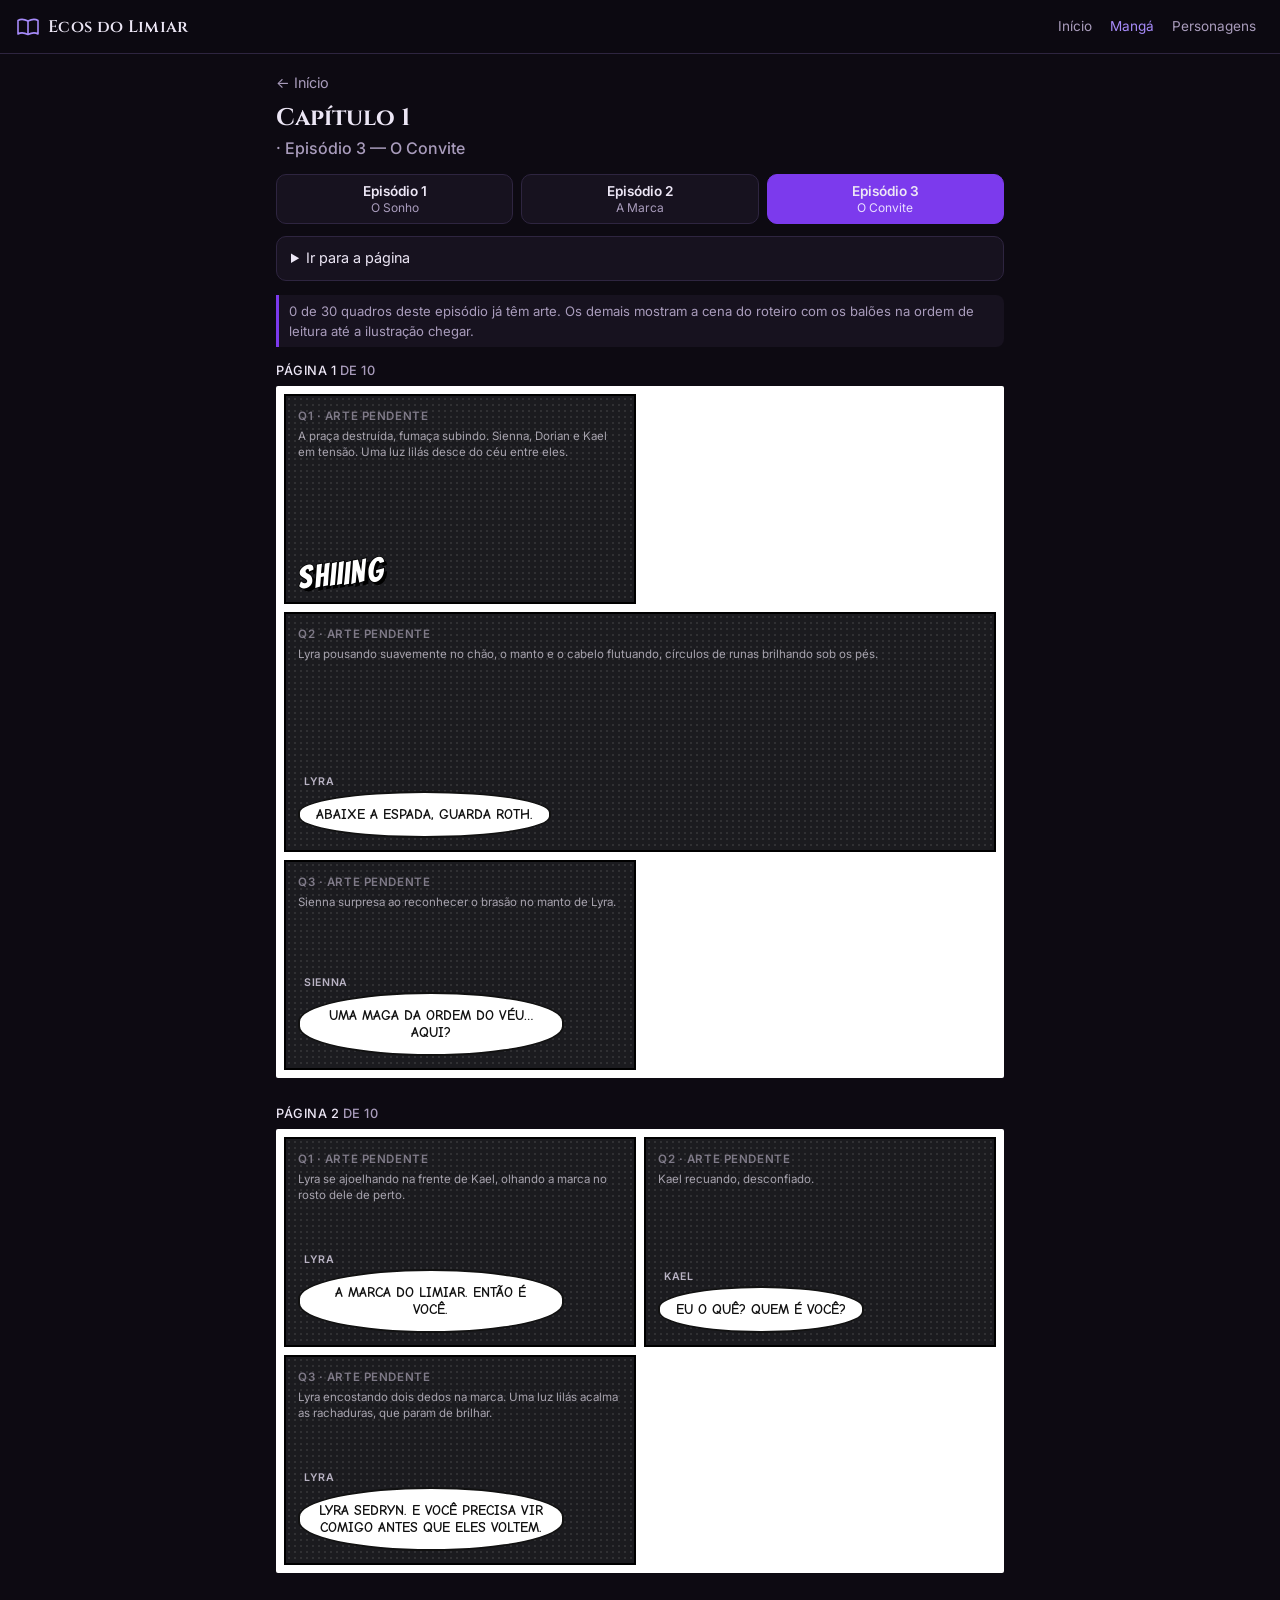
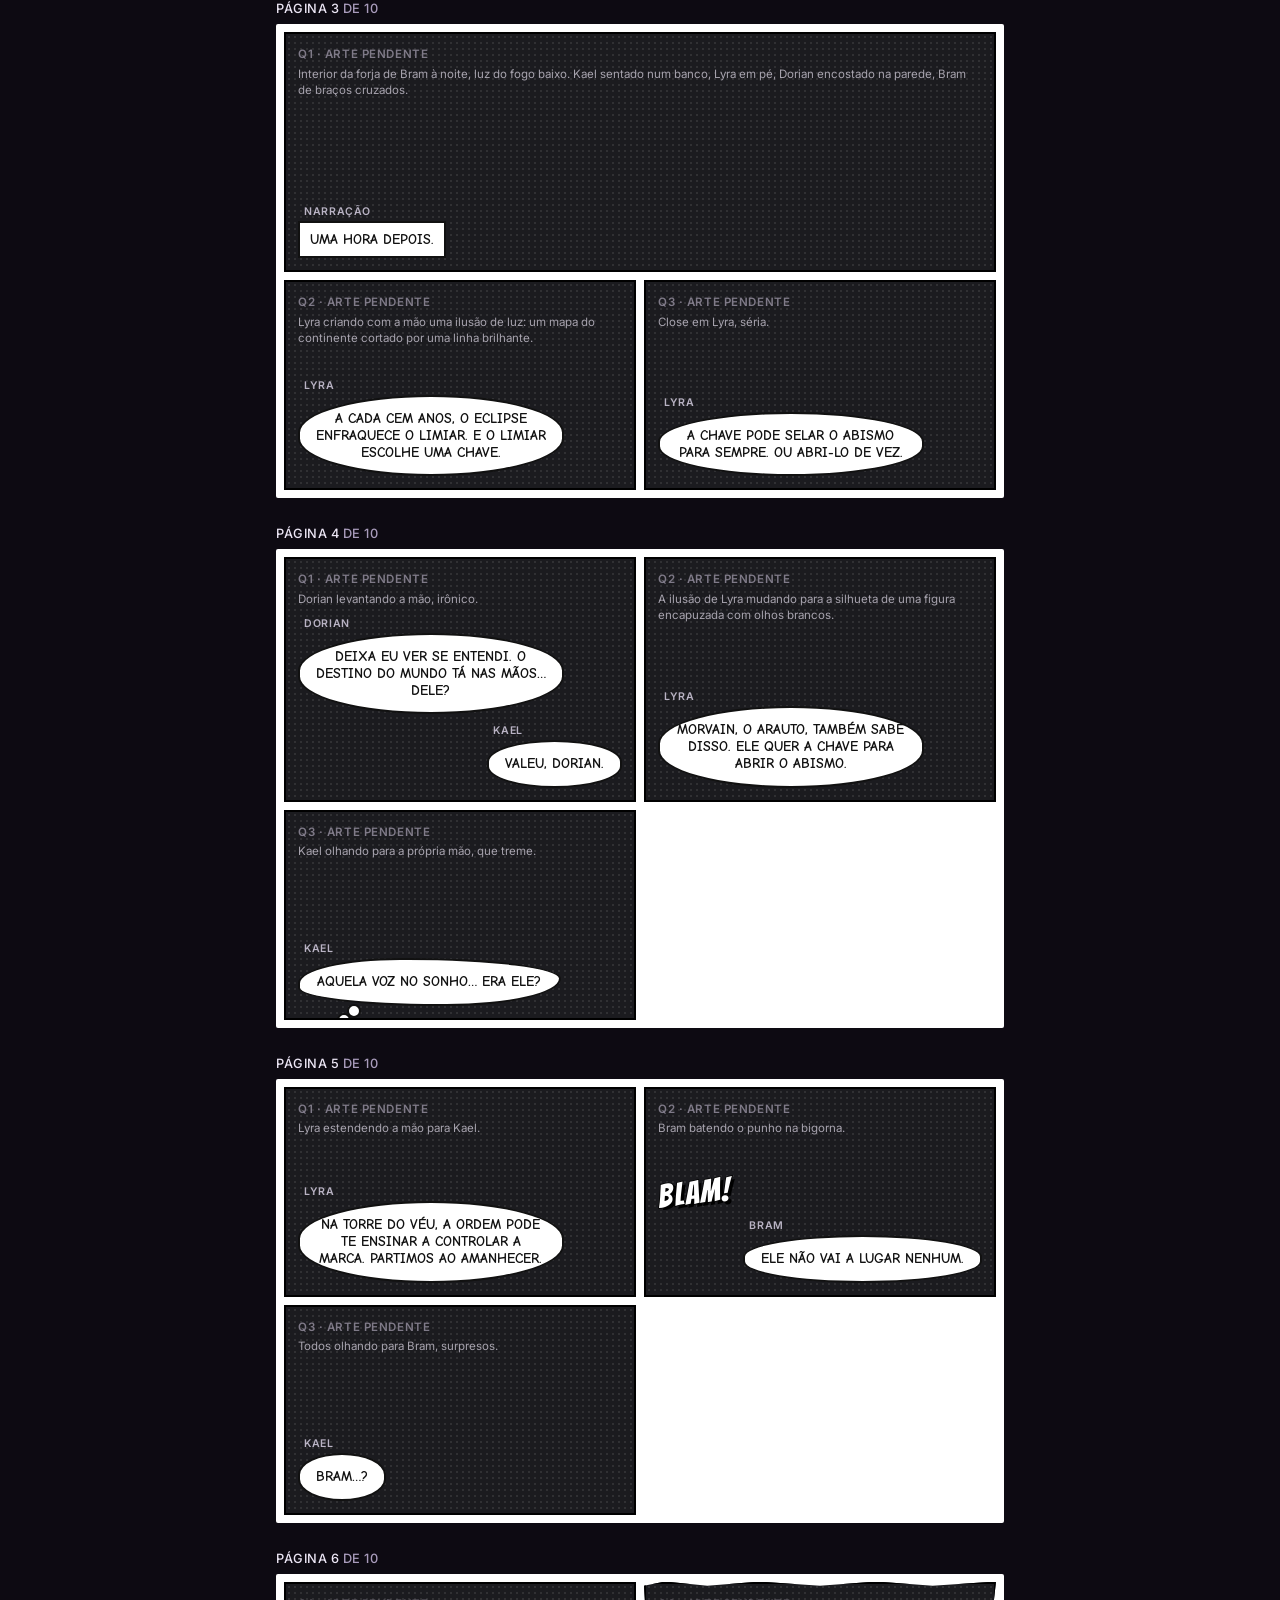
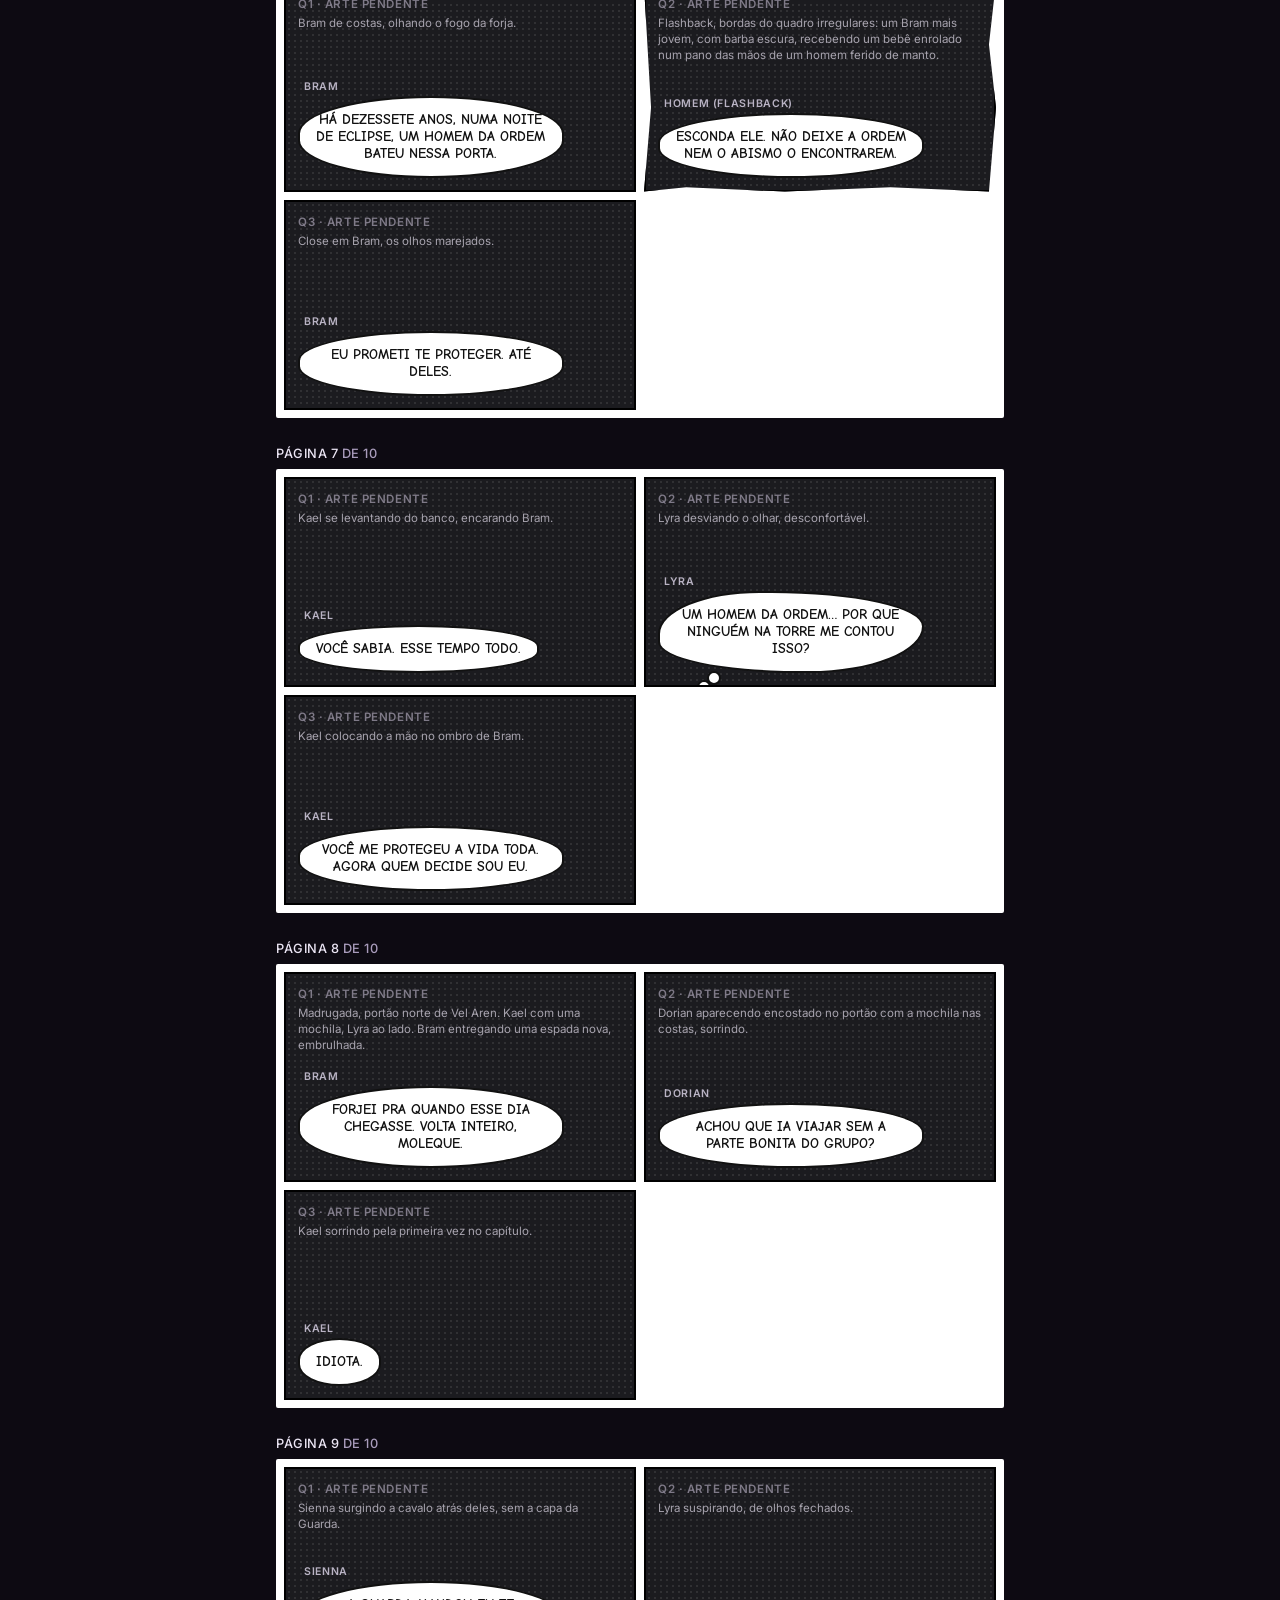
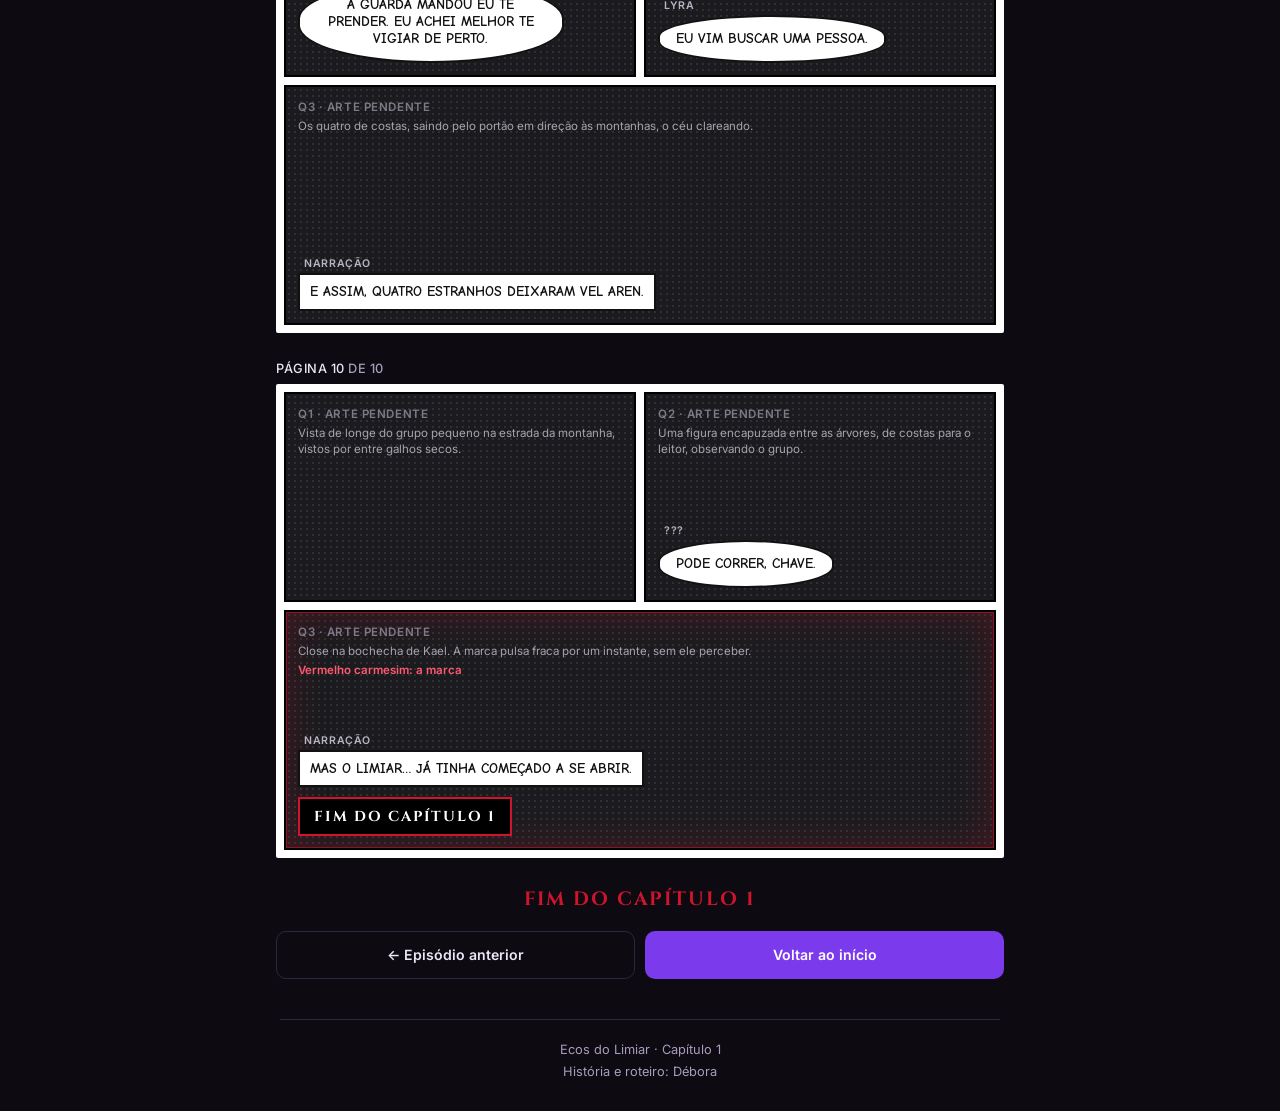
<file: ecos-do-limiar/ep3.html>
<!DOCTYPE html>
<html lang="pt-BR">
<head>
<meta charset="UTF-8">
<meta name="viewport" content="width=device-width, initial-scale=1, viewport-fit=cover">
<meta name="theme-color" content="#0d0a12">
<meta name="description" content="Lyra chega, explica a Marca e convida Kael para a Torre do Véu. Bram revela parte do passado de Kael.">
<title>Episódio 3 — O Convite · Ecos do Limiar</title>
<link rel="preconnect" href="https://fonts.googleapis.com">
<link rel="preconnect" href="https://fonts.gstatic.com" crossorigin>
<link rel="stylesheet" href="https://fonts.googleapis.com/css2?family=Bangers&family=Cinzel:wght@600;700&family=Comic+Neue:wght@700&family=Inter:wght@400;500;600&display=swap">
<link rel="stylesheet" href="estilo.css">
</head>
<body>
<header class="topo"><a class="marca" href="index.html"><svg viewBox="0 0 24 24" aria-hidden="true"><path d="M2 5.5C4.5 4 8 4 12 6c4-2 7.5-2 10-.5V19c-2.5-1.5-6-1.5-10 .5-4-2-7.5-2-10-.5z" fill="none" stroke="currentColor" stroke-width="1.6" stroke-linejoin="round"/><path d="M12 6v13.5" stroke="currentColor" stroke-width="1.6"/></svg><span>Ecos do Limiar</span></a><nav class="menu"><a href="index.html">Início</a><a href="ep1.html" aria-current="page">Mangá</a><a href="personagens.html">Personagens</a></nav></header>
<svg width="0" height="0" style="position:absolute" aria-hidden="true"><filter id="tremor"><feTurbulence type="fractalNoise" baseFrequency="0.035" numOctaves="2" seed="7"/><feDisplacementMap in="SourceGraphic" scale="7"/></filter></svg><main class="leitor">
<a class="voltar" href="index.html">← Início</a>
<h1 class="titulo-pagina">Capítulo 1 <span>· Episódio 3 — O Convite</span></h1>
<nav class="abas" aria-label="Episódios"><a href="ep1.html" class="aba"><strong>Episódio 1</strong><small>O Sonho</small></a><a href="ep2.html" class="aba"><strong>Episódio 2</strong><small>A Marca</small></a><a href="ep3.html" class="aba" aria-current="page"><strong>Episódio 3</strong><small>O Convite</small></a></nav>
<details class="salto"><summary>Ir para a página</summary><div><a href="#p01">1</a><a href="#p02">2</a><a href="#p03">3</a><a href="#p04">4</a><a href="#p05">5</a><a href="#p06">6</a><a href="#p07">7</a><a href="#p08">8</a><a href="#p09">9</a><a href="#p10">10</a></div></details>
<p class="aviso">0 de 30 quadros deste episódio já têm arte. Os demais mostram a cena do roteiro com os balões na ordem de leitura até a ilustração chegar.</p>
<section class="pagina" id="p01" aria-label="Página 1"><h2 class="pg-rotulo"><span>Página 1</span> de 10</h2><div class="quadros"><div class="quadro normal pendente"><div class="cena"><span class="q-num">Q1 · arte pendente</span><span class="q-desc">A praça destruída, fumaça subindo. Sienna, Dorian e Kael em tensão. Uma luz lilás desce do céu entre eles.</span></div><div class="falas"><p class="fala t-sfx"><span class="texto">SHIIING</span></p></div></div><div class="quadro largo pendente"><div class="cena"><span class="q-num">Q2 · arte pendente</span><span class="q-desc">Lyra pousando suavemente no chão, o manto e o cabelo flutuando, círculos de runas brilhando sob os pés.</span></div><div class="falas"><p class="fala t-fala"><span class="quem">Lyra</span><span class="texto">Abaixe a espada, Guarda Roth.</span></p></div></div><div class="quadro normal pendente"><div class="cena"><span class="q-num">Q3 · arte pendente</span><span class="q-desc">Sienna surpresa ao reconhecer o brasão no manto de Lyra.</span></div><div class="falas"><p class="fala t-fala"><span class="quem">Sienna</span><span class="texto">Uma maga da Ordem do Véu… aqui?</span></p></div></div></div></section><section class="pagina" id="p02" aria-label="Página 2"><h2 class="pg-rotulo"><span>Página 2</span> de 10</h2><div class="quadros"><div class="quadro normal pendente"><div class="cena"><span class="q-num">Q1 · arte pendente</span><span class="q-desc">Lyra se ajoelhando na frente de Kael, olhando a marca no rosto dele de perto.</span></div><div class="falas"><p class="fala t-fala"><span class="quem">Lyra</span><span class="texto">A Marca do Limiar. Então é você.</span></p></div></div><div class="quadro normal pendente"><div class="cena"><span class="q-num">Q2 · arte pendente</span><span class="q-desc">Kael recuando, desconfiado.</span></div><div class="falas"><p class="fala t-fala"><span class="quem">Kael</span><span class="texto">Eu o quê? Quem é você?</span></p></div></div><div class="quadro normal pendente"><div class="cena"><span class="q-num">Q3 · arte pendente</span><span class="q-desc">Lyra encostando dois dedos na marca. Uma luz lilás acalma as rachaduras, que param de brilhar.</span></div><div class="falas"><p class="fala t-fala"><span class="quem">Lyra</span><span class="texto">Lyra Sedryn. E você precisa vir comigo antes que eles voltem.</span></p></div></div></div></section><section class="pagina" id="p03" aria-label="Página 3"><h2 class="pg-rotulo"><span>Página 3</span> de 10</h2><div class="quadros"><div class="quadro largo pendente"><div class="cena"><span class="q-num">Q1 · arte pendente</span><span class="q-desc">Interior da forja de Bram à noite, luz do fogo baixo. Kael sentado num banco, Lyra em pé, Dorian encostado na parede, Bram de braços cruzados.</span></div><div class="falas"><p class="fala t-narr"><span class="quem">Narração</span><span class="texto">Uma hora depois.</span></p></div></div><div class="quadro normal pendente"><div class="cena"><span class="q-num">Q2 · arte pendente</span><span class="q-desc">Lyra criando com a mão uma ilusão de luz: um mapa do continente cortado por uma linha brilhante.</span></div><div class="falas"><p class="fala t-fala"><span class="quem">Lyra</span><span class="texto">A cada cem anos, o Eclipse enfraquece o Limiar. E o Limiar escolhe uma Chave.</span></p></div></div><div class="quadro normal pendente"><div class="cena"><span class="q-num">Q3 · arte pendente</span><span class="q-desc">Close em Lyra, séria.</span></div><div class="falas"><p class="fala t-fala"><span class="quem">Lyra</span><span class="texto">A Chave pode selar o Abismo para sempre. Ou abri-lo de vez.</span></p></div></div></div></section><section class="pagina" id="p04" aria-label="Página 4"><h2 class="pg-rotulo"><span>Página 4</span> de 10</h2><div class="quadros"><div class="quadro normal pendente"><div class="cena"><span class="q-num">Q1 · arte pendente</span><span class="q-desc">Dorian levantando a mão, irônico.</span></div><div class="falas"><p class="fala t-fala"><span class="quem">Dorian</span><span class="texto">Deixa eu ver se entendi. O destino do mundo tá nas mãos… dele?</span></p><p class="fala t-fala direita"><span class="quem">Kael</span><span class="texto">Valeu, Dorian.</span></p></div></div><div class="quadro normal pendente"><div class="cena"><span class="q-num">Q2 · arte pendente</span><span class="q-desc">A ilusão de Lyra mudando para a silhueta de uma figura encapuzada com olhos brancos.</span></div><div class="falas"><p class="fala t-fala"><span class="quem">Lyra</span><span class="texto">Morvain, o Arauto, também sabe disso. Ele quer a Chave para abrir o Abismo.</span></p></div></div><div class="quadro normal pendente"><div class="cena"><span class="q-num">Q3 · arte pendente</span><span class="q-desc">Kael olhando para a própria mão, que treme.</span></div><div class="falas"><p class="fala t-pens"><span class="quem">Kael</span><span class="texto">Aquela voz no sonho… era ele?</span></p></div></div></div></section><section class="pagina" id="p05" aria-label="Página 5"><h2 class="pg-rotulo"><span>Página 5</span> de 10</h2><div class="quadros"><div class="quadro normal pendente"><div class="cena"><span class="q-num">Q1 · arte pendente</span><span class="q-desc">Lyra estendendo a mão para Kael.</span></div><div class="falas"><p class="fala t-fala"><span class="quem">Lyra</span><span class="texto">Na Torre do Véu, a Ordem pode te ensinar a controlar a Marca. Partimos ao amanhecer.</span></p></div></div><div class="quadro normal pendente"><div class="cena"><span class="q-num">Q2 · arte pendente</span><span class="q-desc">Bram batendo o punho na bigorna.</span></div><div class="falas"><p class="fala t-sfx"><span class="texto">BLAM!</span></p><p class="fala t-fala direita"><span class="quem">Bram</span><span class="texto">Ele não vai a lugar nenhum.</span></p></div></div><div class="quadro normal pendente"><div class="cena"><span class="q-num">Q3 · arte pendente</span><span class="q-desc">Todos olhando para Bram, surpresos.</span></div><div class="falas"><p class="fala t-fala"><span class="quem">Kael</span><span class="texto">Bram…?</span></p></div></div></div></section><section class="pagina" id="p06" aria-label="Página 6"><h2 class="pg-rotulo"><span>Página 6</span> de 10</h2><div class="quadros"><div class="quadro normal pendente"><div class="cena"><span class="q-num">Q1 · arte pendente</span><span class="q-desc">Bram de costas, olhando o fogo da forja.</span></div><div class="falas"><p class="fala t-fala"><span class="quem">Bram</span><span class="texto">Há dezessete anos, numa noite de Eclipse, um homem da Ordem bateu nessa porta.</span></p></div></div><div class="quadro normal flashback pendente"><div class="cena"><span class="q-num">Q2 · arte pendente</span><span class="q-desc">Flashback, bordas do quadro irregulares: um Bram mais jovem, com barba escura, recebendo um bebê enrolado num pano das mãos de um homem ferido de manto.</span></div><div class="falas"><p class="fala t-fala"><span class="quem">Homem (flashback)</span><span class="texto">Esconda ele. Não deixe a Ordem nem o Abismo o encontrarem.</span></p></div></div><div class="quadro normal pendente"><div class="cena"><span class="q-num">Q3 · arte pendente</span><span class="q-desc">Close em Bram, os olhos marejados.</span></div><div class="falas"><p class="fala t-fala"><span class="quem">Bram</span><span class="texto">Eu prometi te proteger. Até deles.</span></p></div></div></div></section><section class="pagina" id="p07" aria-label="Página 7"><h2 class="pg-rotulo"><span>Página 7</span> de 10</h2><div class="quadros"><div class="quadro normal pendente"><div class="cena"><span class="q-num">Q1 · arte pendente</span><span class="q-desc">Kael se levantando do banco, encarando Bram.</span></div><div class="falas"><p class="fala t-fala"><span class="quem">Kael</span><span class="texto">Você sabia. Esse tempo todo.</span></p></div></div><div class="quadro normal pendente"><div class="cena"><span class="q-num">Q2 · arte pendente</span><span class="q-desc">Lyra desviando o olhar, desconfortável.</span></div><div class="falas"><p class="fala t-pens"><span class="quem">Lyra</span><span class="texto">Um homem da Ordem… por que ninguém na Torre me contou isso?</span></p></div></div><div class="quadro normal pendente"><div class="cena"><span class="q-num">Q3 · arte pendente</span><span class="q-desc">Kael colocando a mão no ombro de Bram.</span></div><div class="falas"><p class="fala t-fala"><span class="quem">Kael</span><span class="texto">Você me protegeu a vida toda. Agora quem decide sou eu.</span></p></div></div></div></section><section class="pagina" id="p08" aria-label="Página 8"><h2 class="pg-rotulo"><span>Página 8</span> de 10</h2><div class="quadros"><div class="quadro normal pendente"><div class="cena"><span class="q-num">Q1 · arte pendente</span><span class="q-desc">Madrugada, portão norte de Vel Aren. Kael com uma mochila, Lyra ao lado. Bram entregando uma espada nova, embrulhada.</span></div><div class="falas"><p class="fala t-fala"><span class="quem">Bram</span><span class="texto">Forjei pra quando esse dia chegasse. Volta inteiro, moleque.</span></p></div></div><div class="quadro normal pendente"><div class="cena"><span class="q-num">Q2 · arte pendente</span><span class="q-desc">Dorian aparecendo encostado no portão com a mochila nas costas, sorrindo.</span></div><div class="falas"><p class="fala t-fala"><span class="quem">Dorian</span><span class="texto">Achou que ia viajar sem a parte bonita do grupo?</span></p></div></div><div class="quadro normal pendente"><div class="cena"><span class="q-num">Q3 · arte pendente</span><span class="q-desc">Kael sorrindo pela primeira vez no capítulo.</span></div><div class="falas"><p class="fala t-fala"><span class="quem">Kael</span><span class="texto">Idiota.</span></p></div></div></div></section><section class="pagina" id="p09" aria-label="Página 9"><h2 class="pg-rotulo"><span>Página 9</span> de 10</h2><div class="quadros"><div class="quadro normal pendente"><div class="cena"><span class="q-num">Q1 · arte pendente</span><span class="q-desc">Sienna surgindo a cavalo atrás deles, sem a capa da Guarda.</span></div><div class="falas"><p class="fala t-fala"><span class="quem">Sienna</span><span class="texto">A Guarda mandou eu te prender. Eu achei melhor te vigiar de perto.</span></p></div></div><div class="quadro normal pendente"><div class="cena"><span class="q-num">Q2 · arte pendente</span><span class="q-desc">Lyra suspirando, de olhos fechados.</span></div><div class="falas"><p class="fala t-fala"><span class="quem">Lyra</span><span class="texto">Eu vim buscar uma pessoa.</span></p></div></div><div class="quadro largo pendente"><div class="cena"><span class="q-num">Q3 · arte pendente</span><span class="q-desc">Os quatro de costas, saindo pelo portão em direção às montanhas, o céu clareando.</span></div><div class="falas"><p class="fala t-narr"><span class="quem">Narração</span><span class="texto">E assim, quatro estranhos deixaram Vel Aren.</span></p></div></div></div></section><section class="pagina" id="p10" aria-label="Página 10"><h2 class="pg-rotulo"><span>Página 10</span> de 10</h2><div class="quadros"><div class="quadro normal pendente"><div class="cena"><span class="q-num">Q1 · arte pendente</span><span class="q-desc">Vista de longe do grupo pequeno na estrada da montanha, vistos por entre galhos secos.</span></div><div class="falas"></div></div><div class="quadro normal pendente"><div class="cena"><span class="q-num">Q2 · arte pendente</span><span class="q-desc">Uma figura encapuzada entre as árvores, de costas para o leitor, observando o grupo.</span></div><div class="falas"><p class="fala t-fala"><span class="quem">???</span><span class="texto">Pode correr, Chave.</span></p></div></div><div class="quadro largo vermelho pendente"><div class="cena"><span class="q-num">Q3 · arte pendente</span><span class="q-desc">Close na bochecha de Kael. A marca pulsa fraca por um instante, sem ele perceber.</span><span class="nota-cor">Vermelho carmesim: a marca</span></div><div class="falas"><p class="fala t-narr"><span class="quem">Narração</span><span class="texto">Mas o Limiar… já tinha começado a se abrir.</span></p><p class="fala t-final"><span class="texto">FIM DO CAPÍTULO 1</span></p></div></div></div></section>
<div class="fim-ep"><p class="fim-cap">Fim do Capítulo 1</p><div class="nav-ep"><a class="botao botao-sec" href="ep2.html">← Episódio anterior</a><a class="botao" href="index.html">Voltar ao início</a></div></div>
</main>
<footer class="rodape"><p>Ecos do Limiar · Capítulo 1</p><p>História e roteiro: Débora</p></footer>
</body>
</html>
</file>
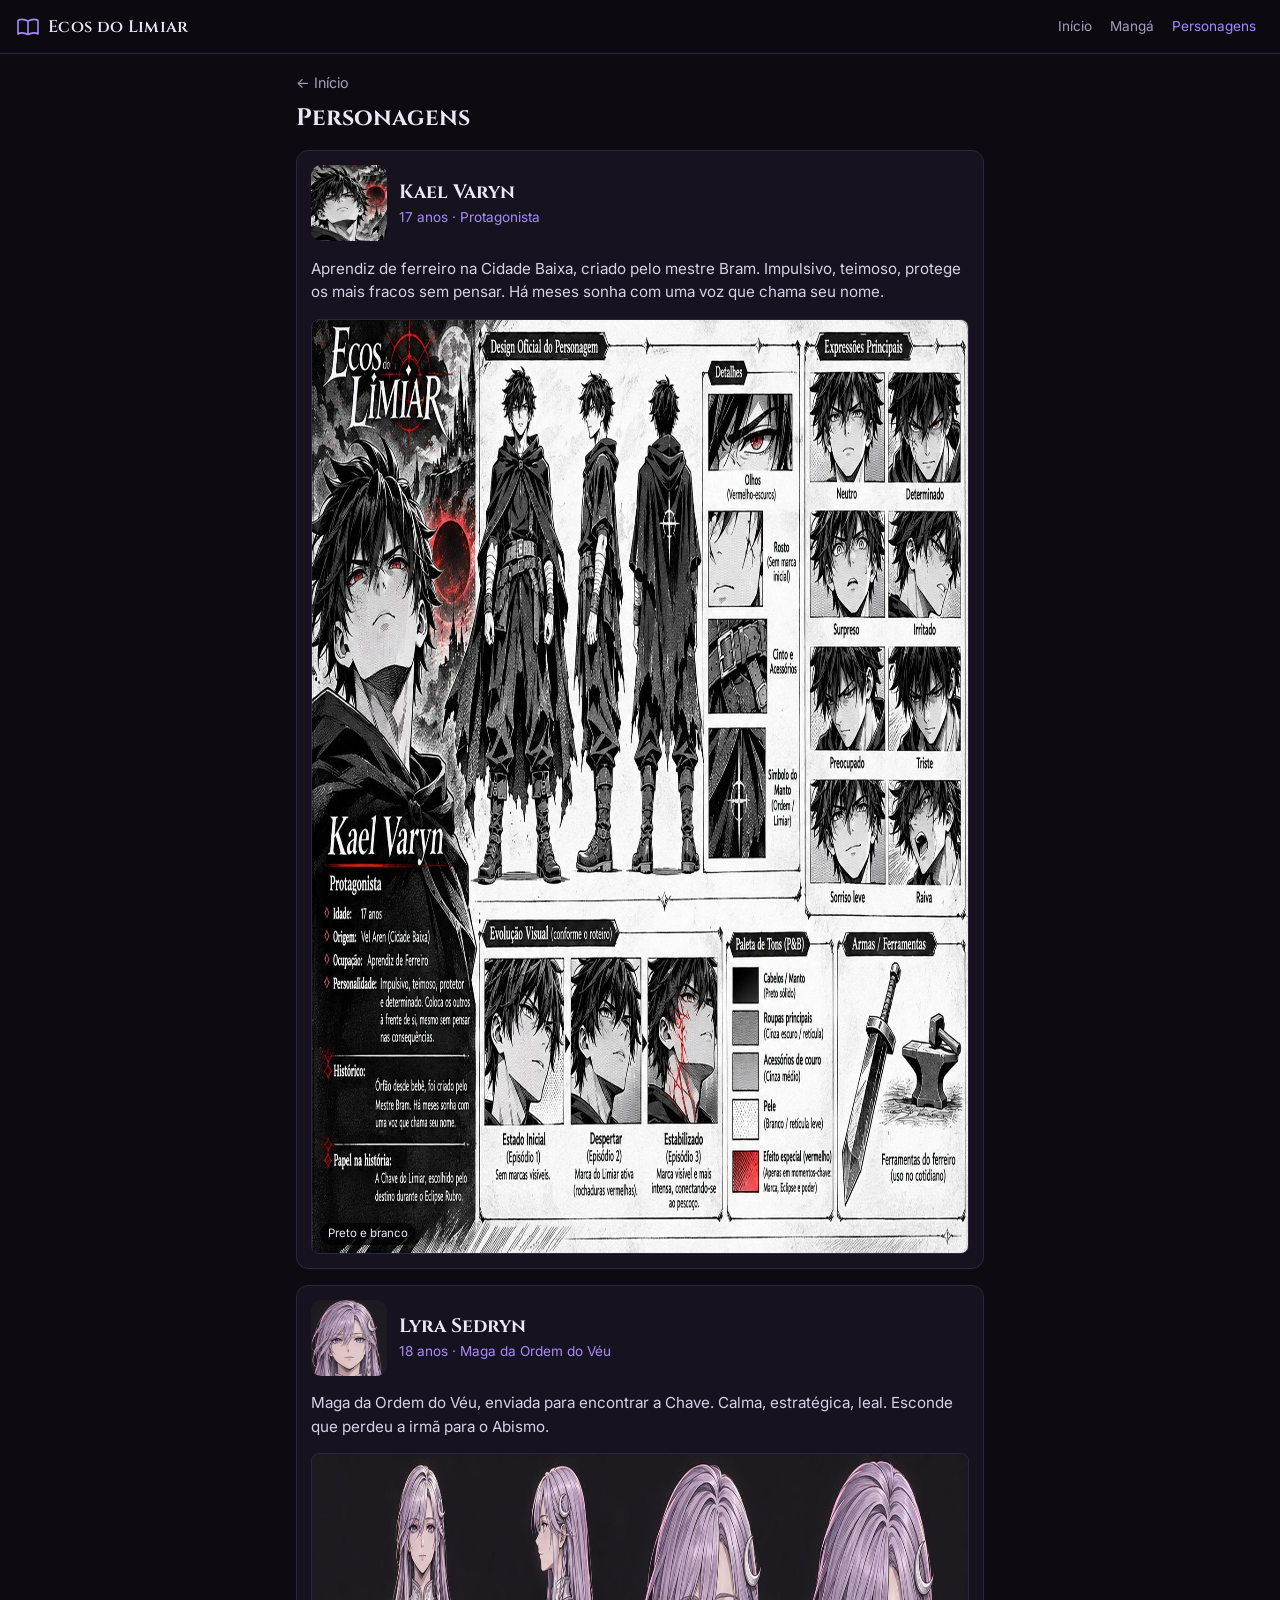
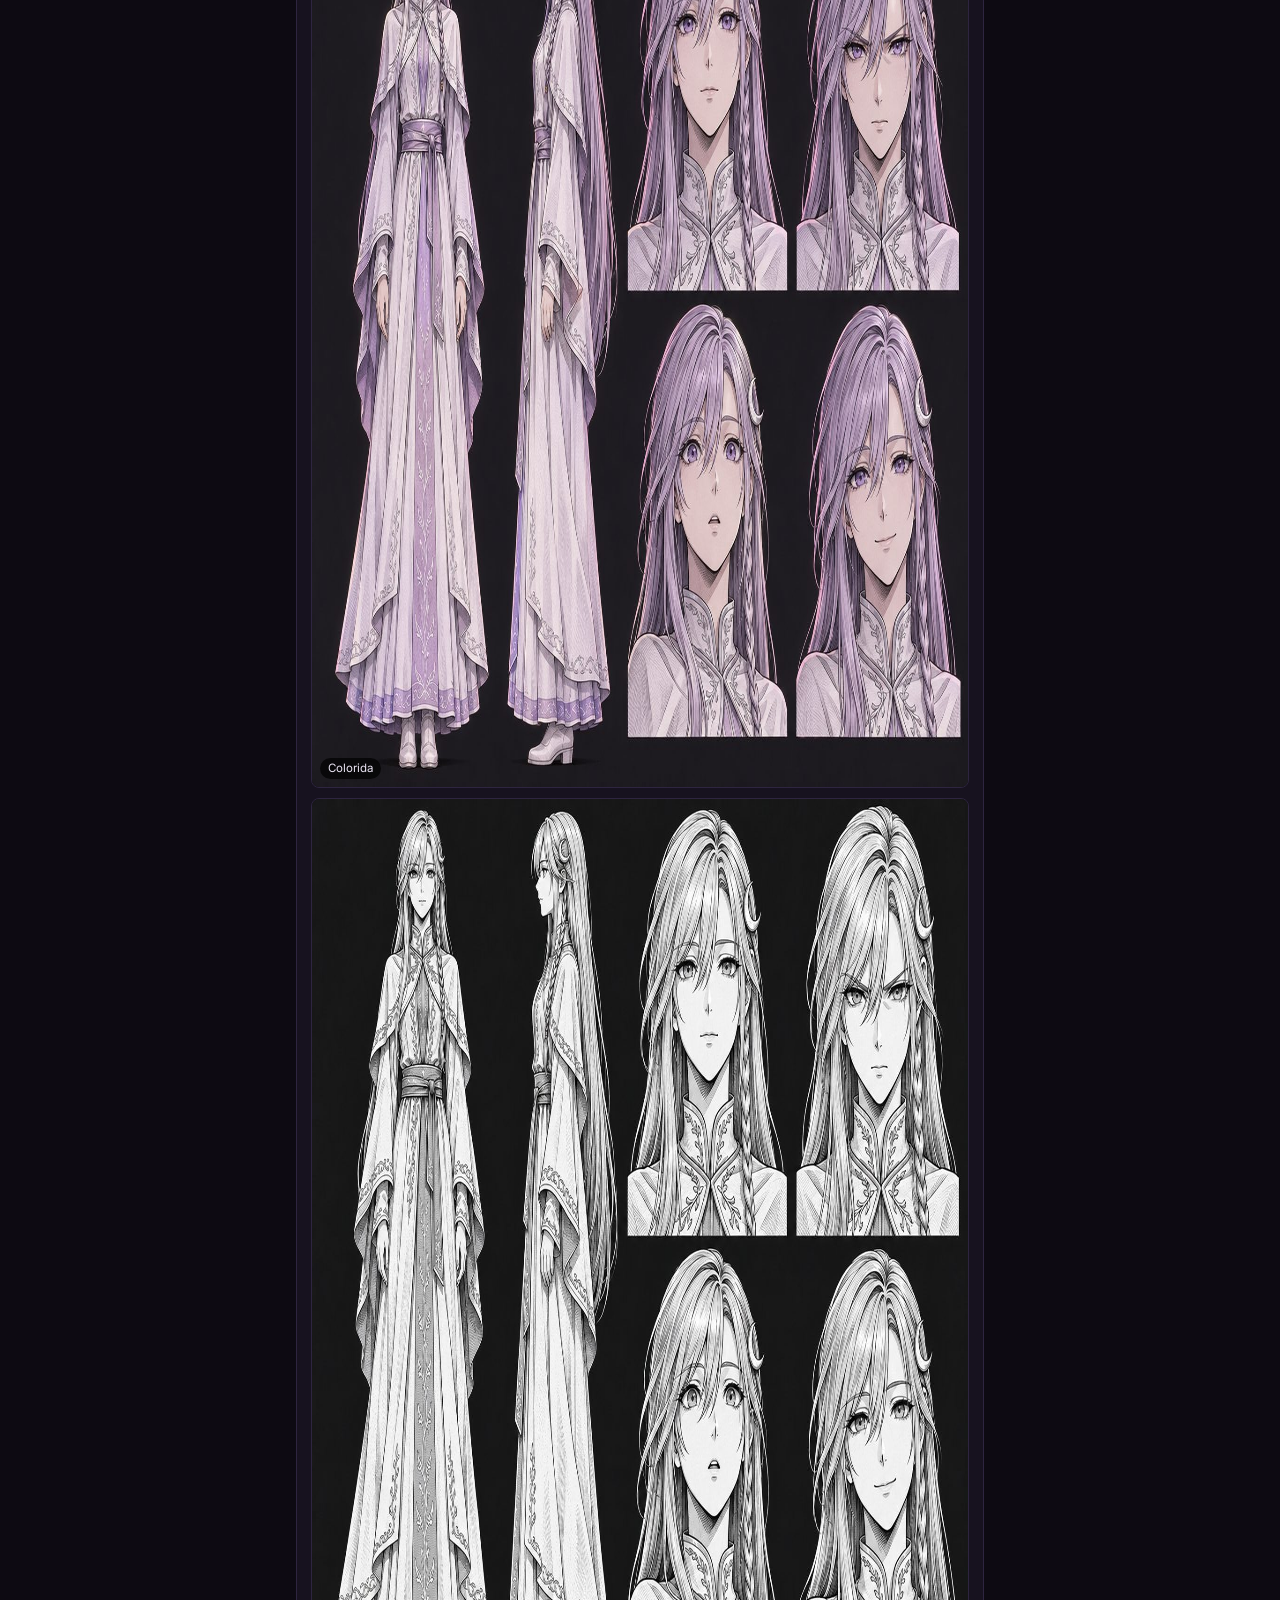
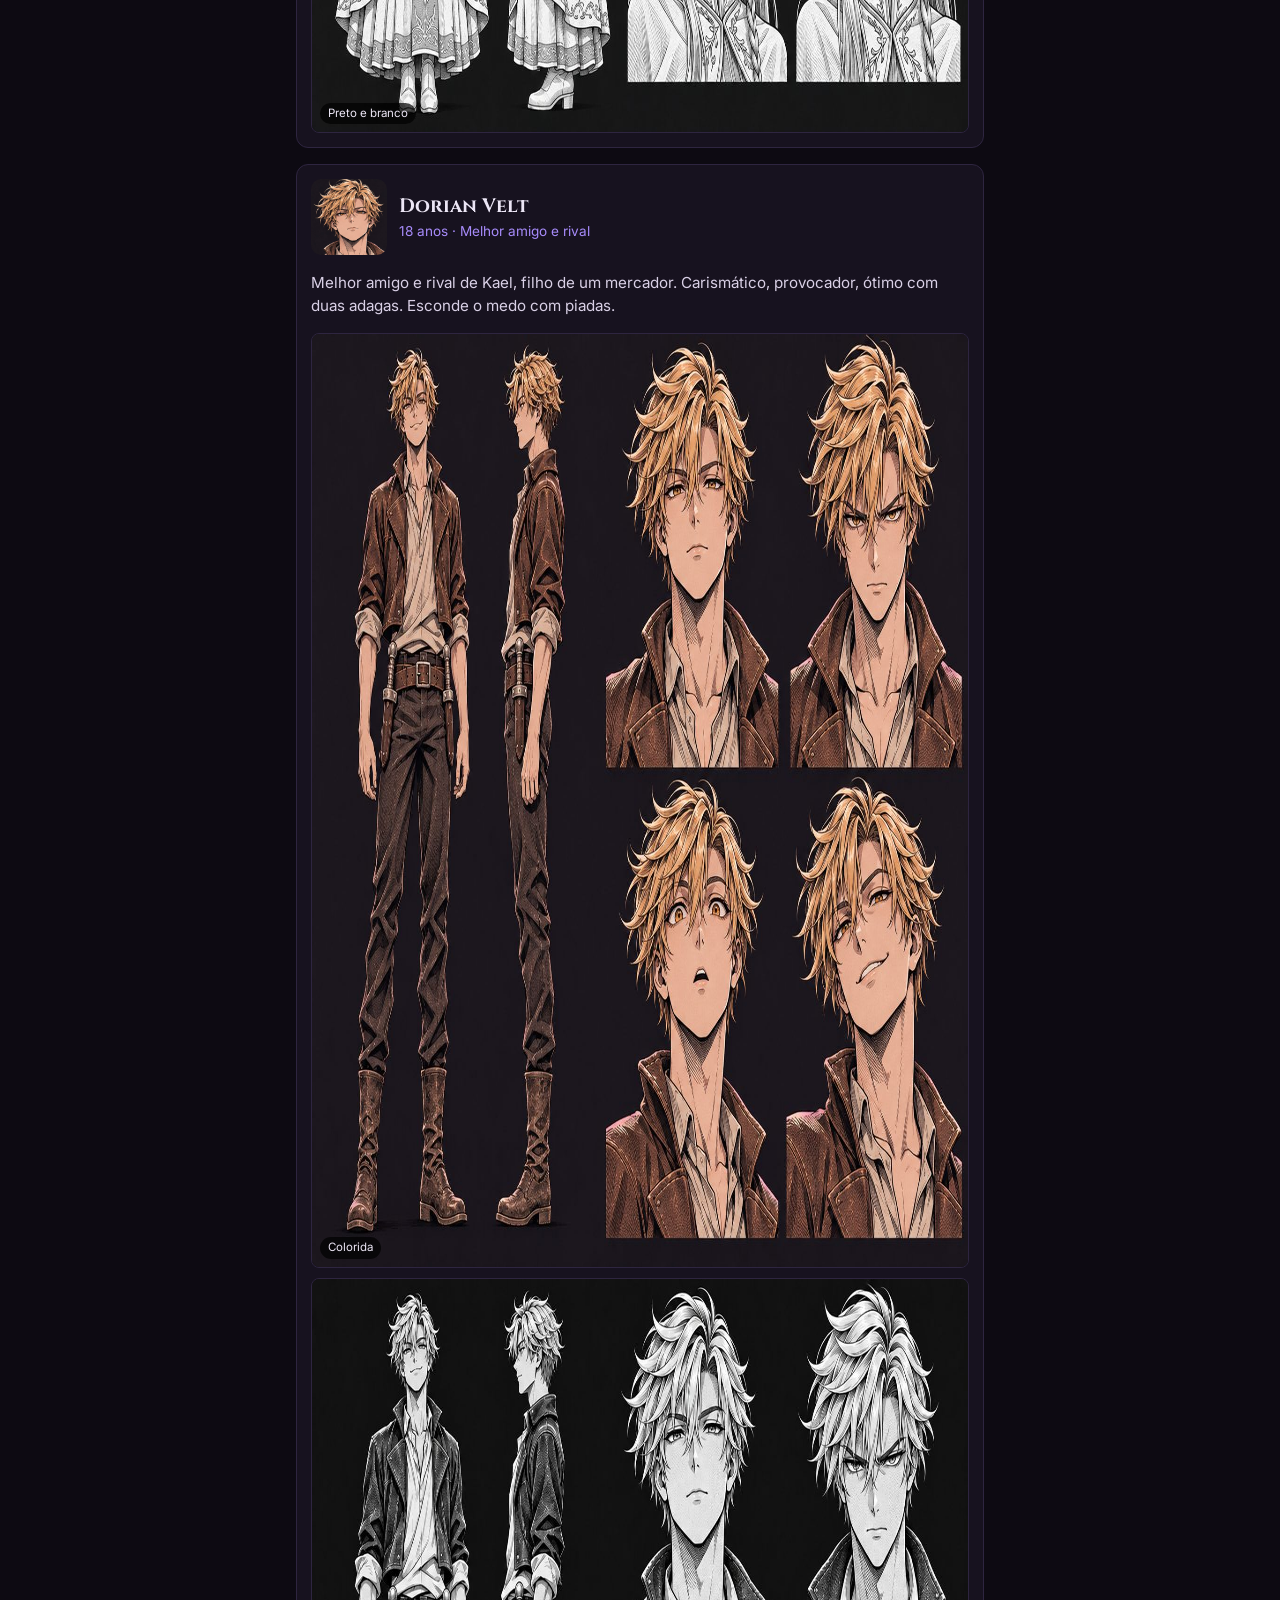
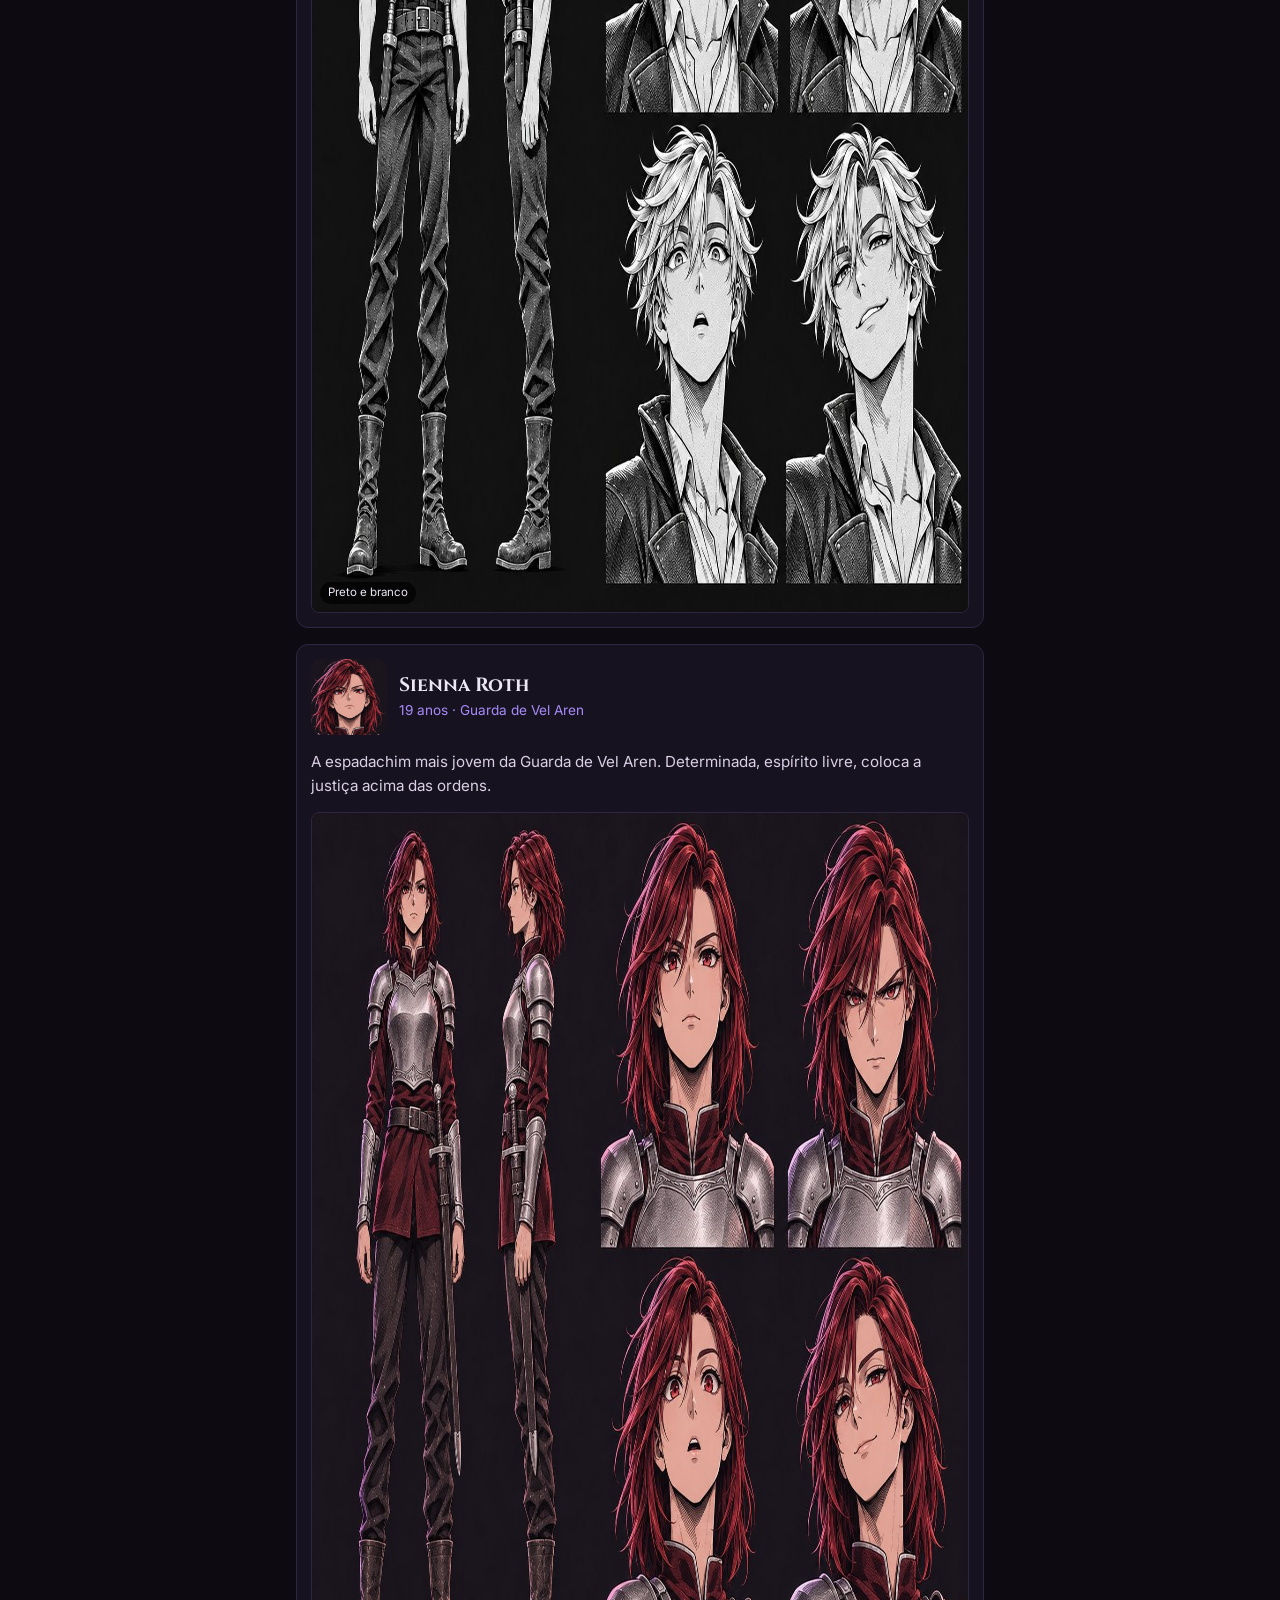
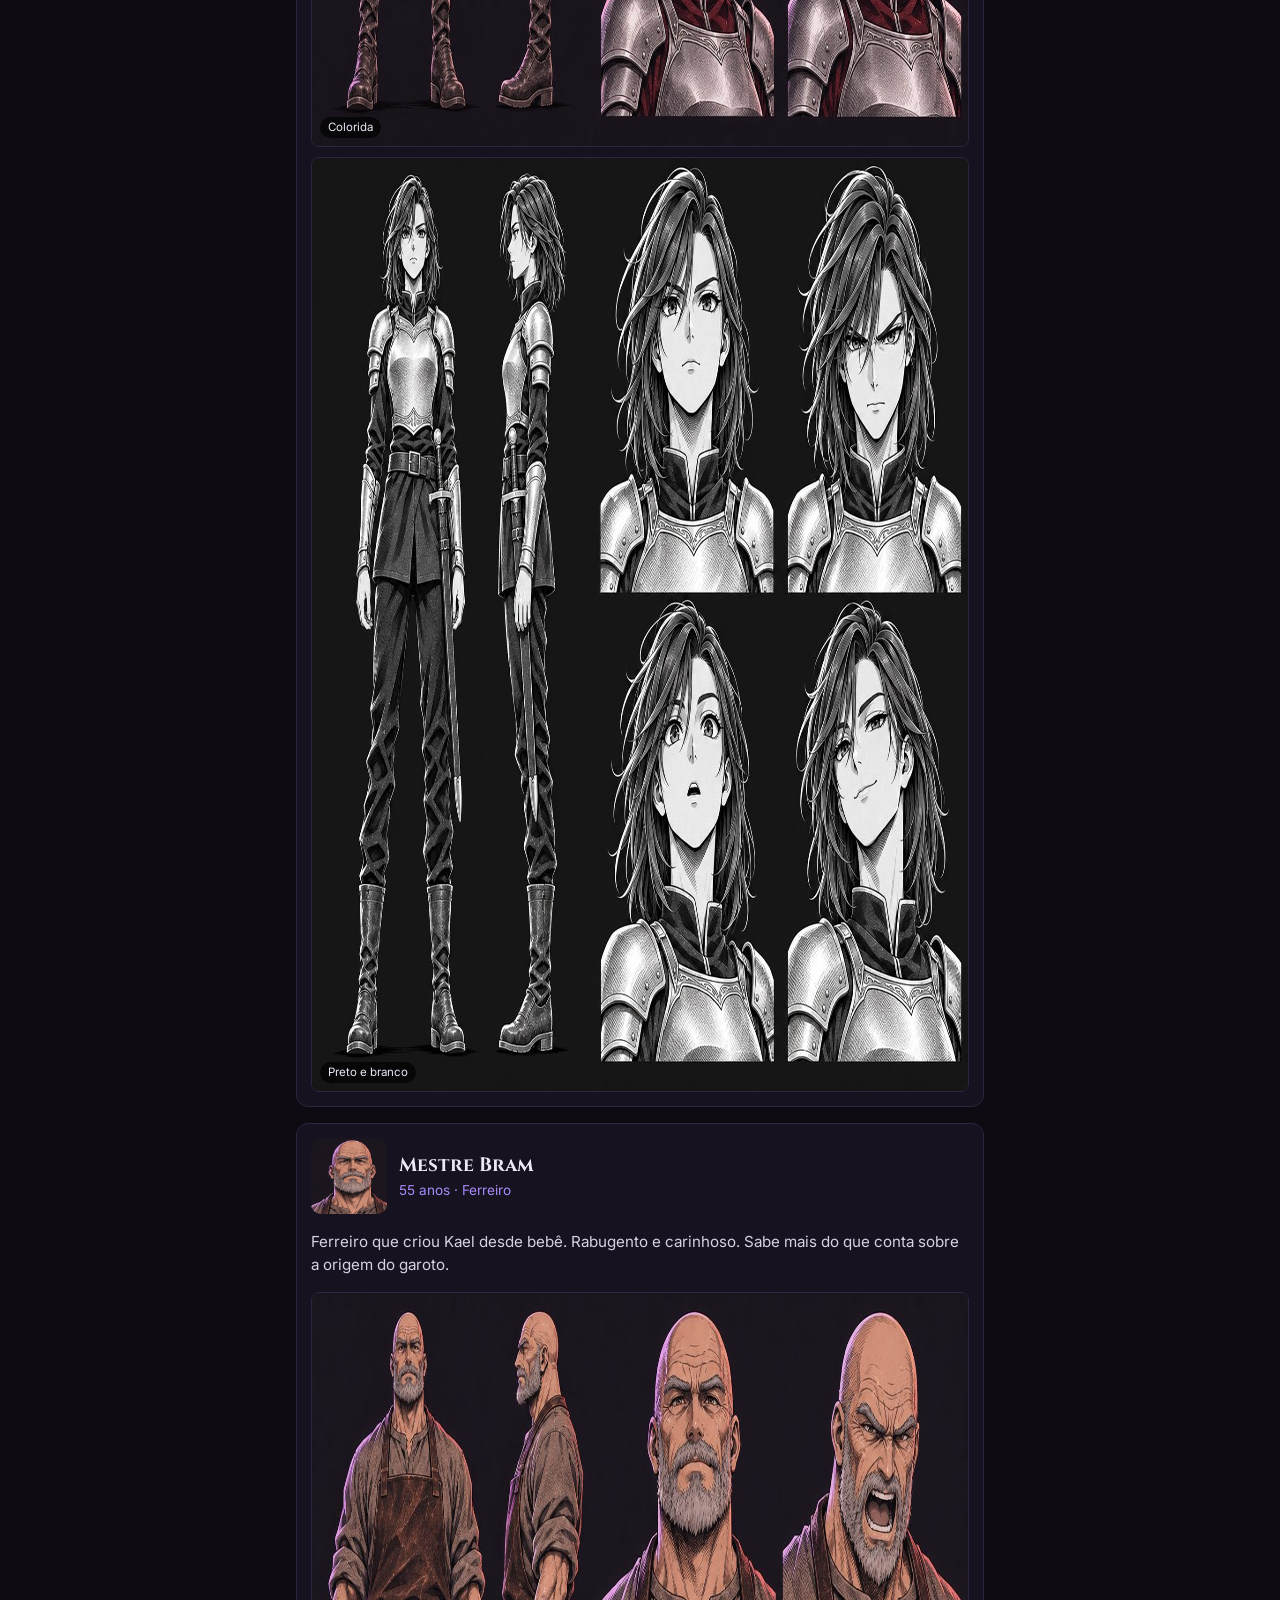
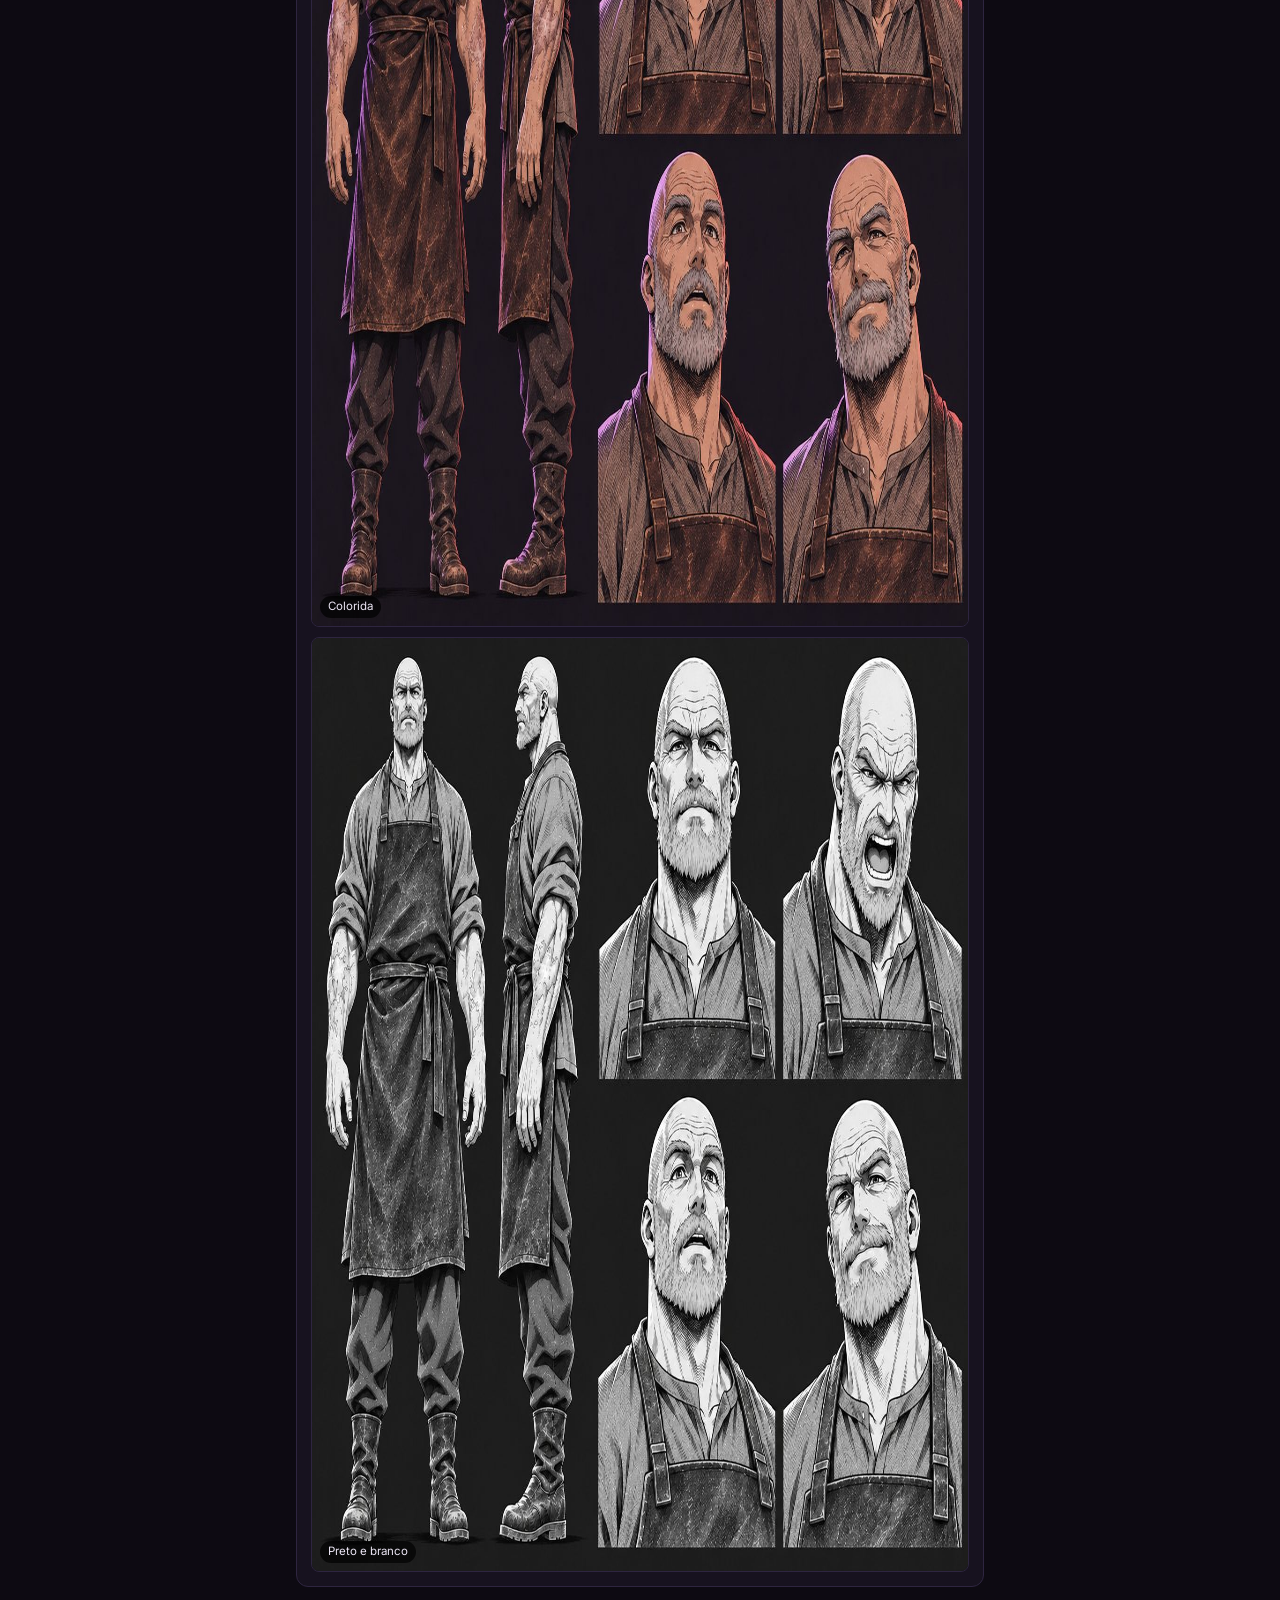
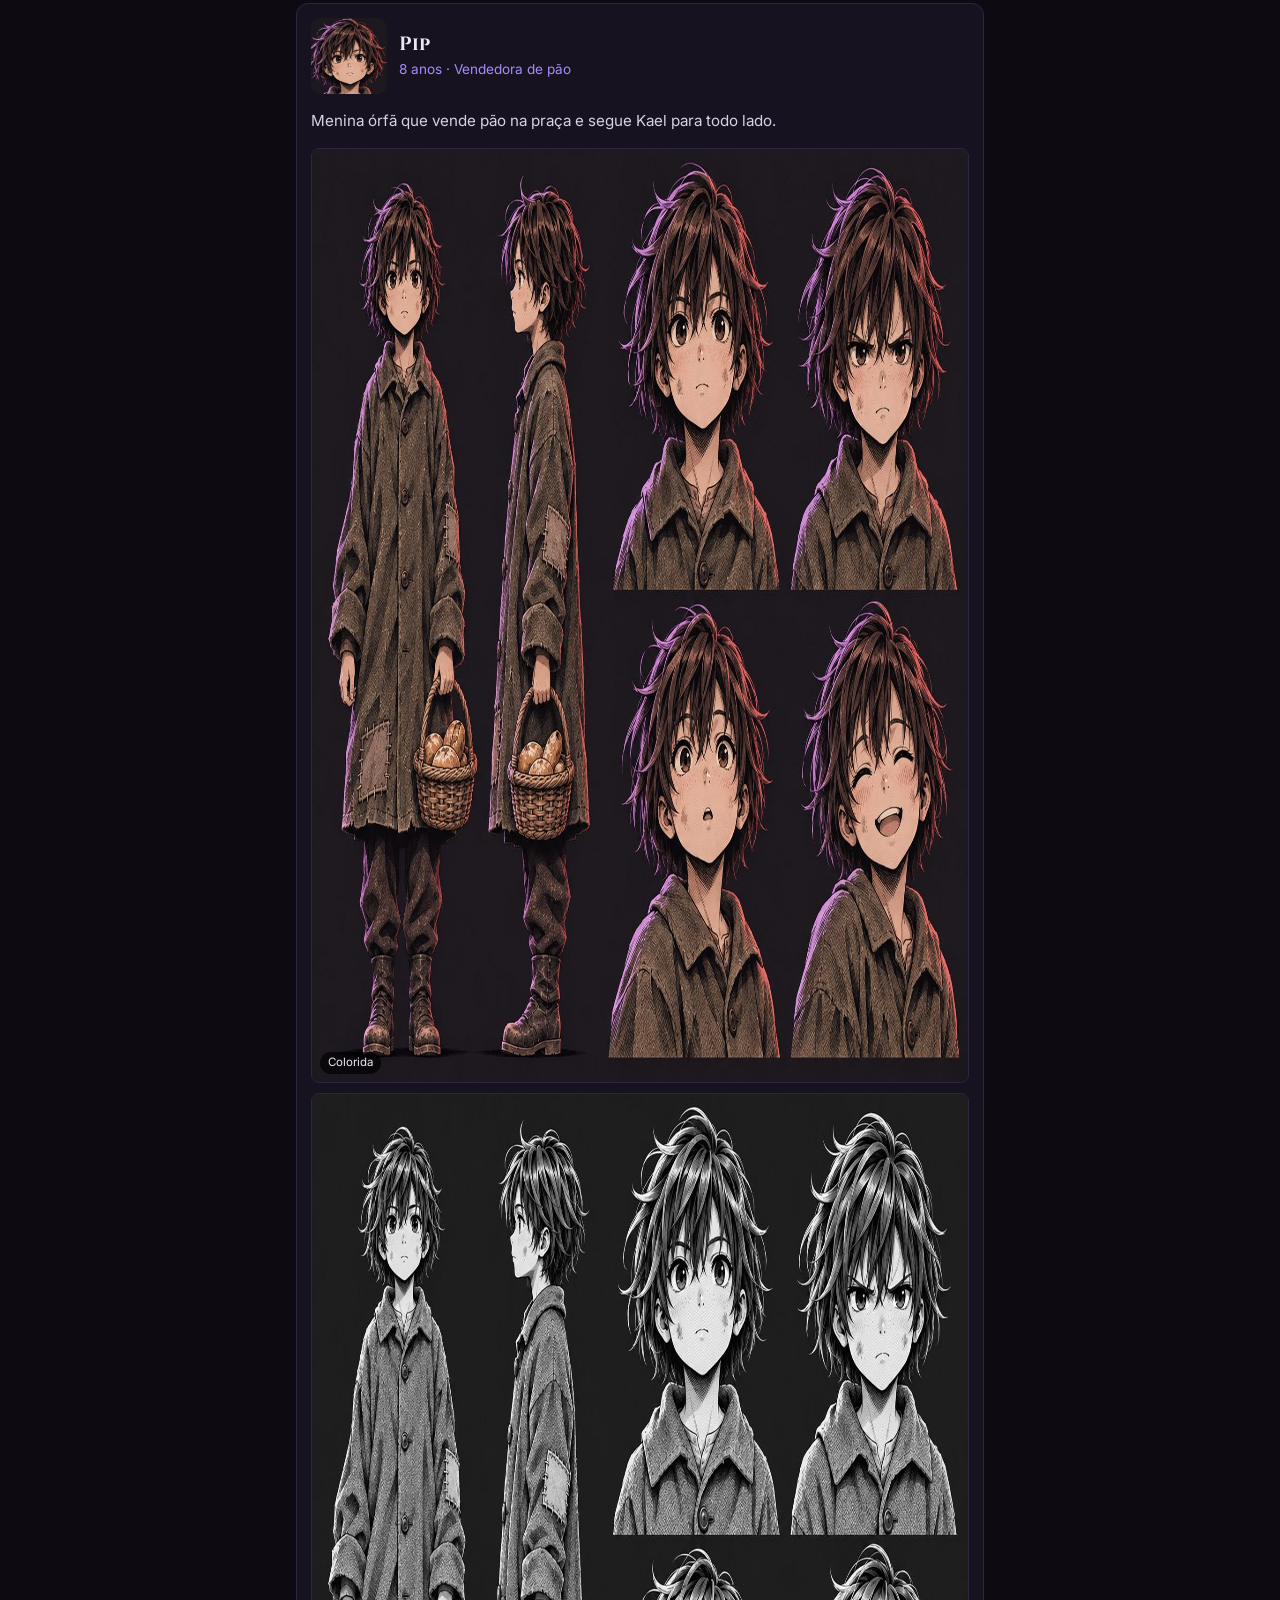
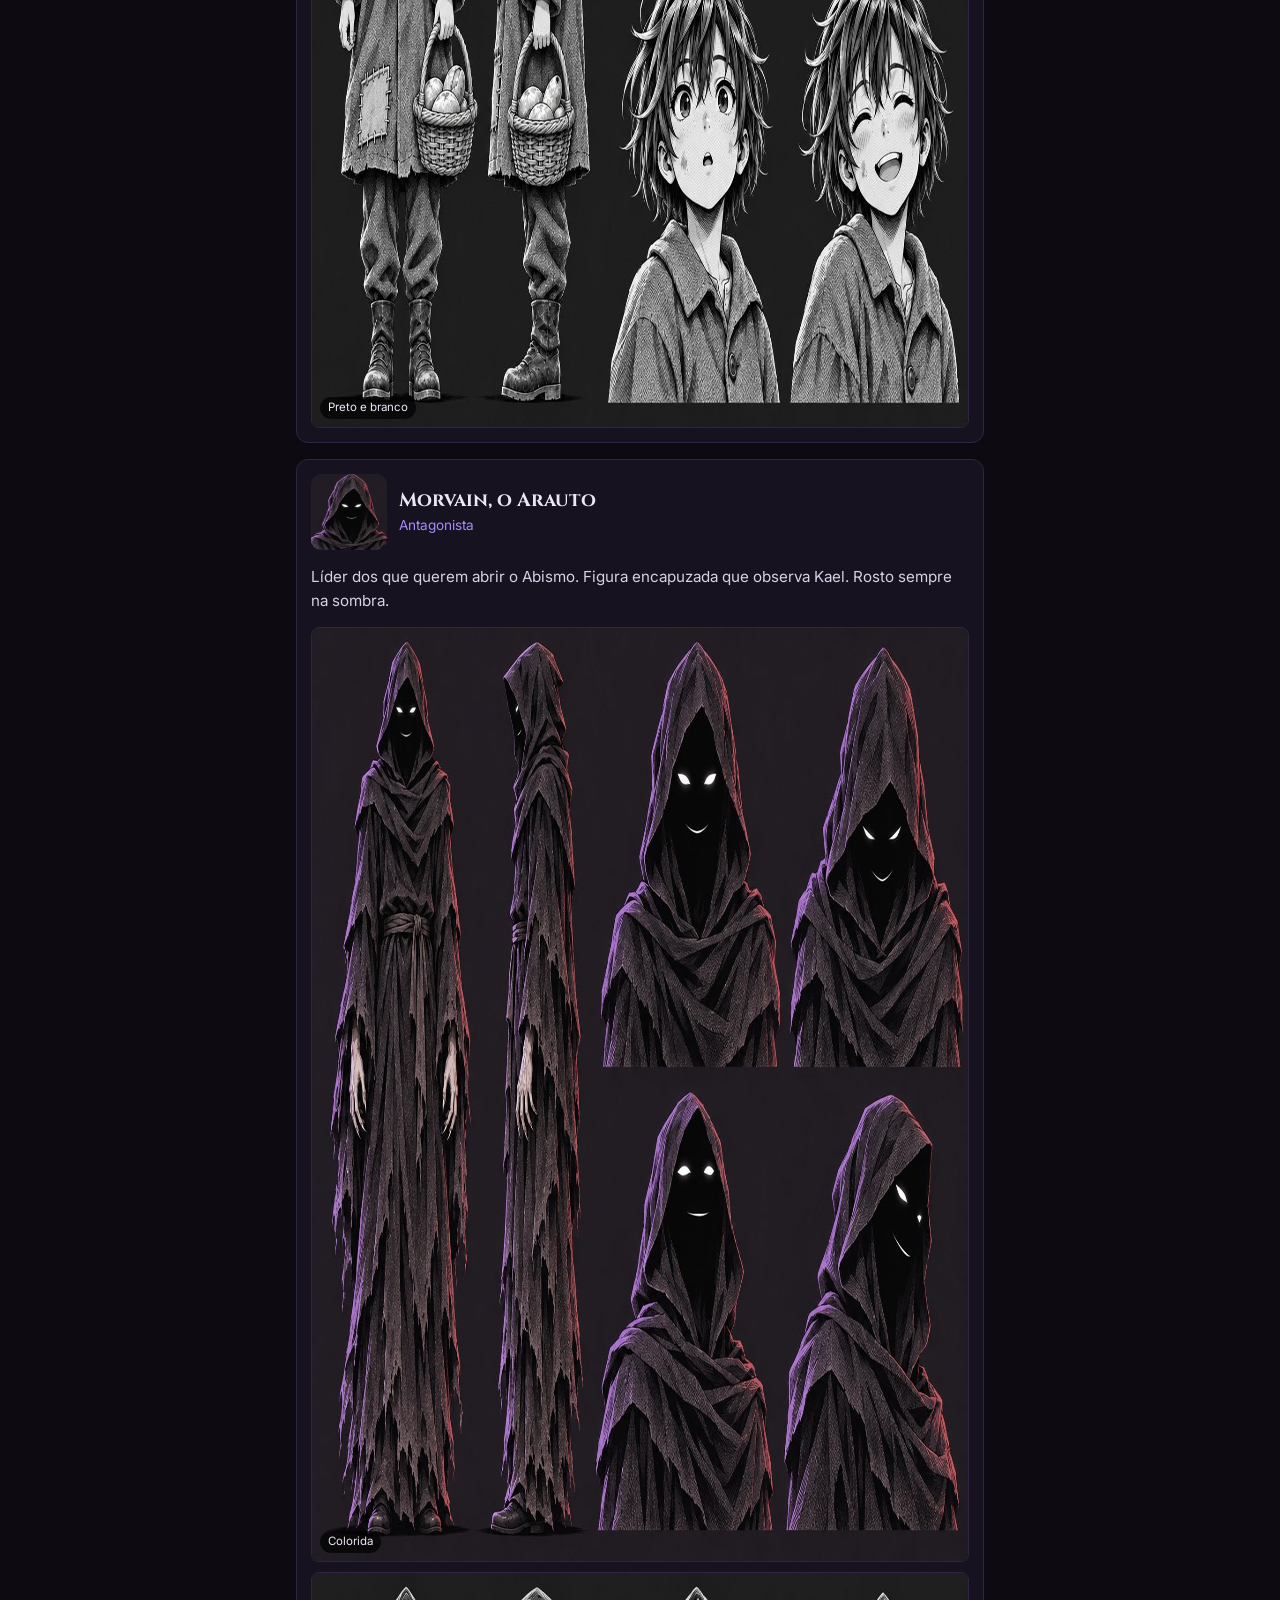
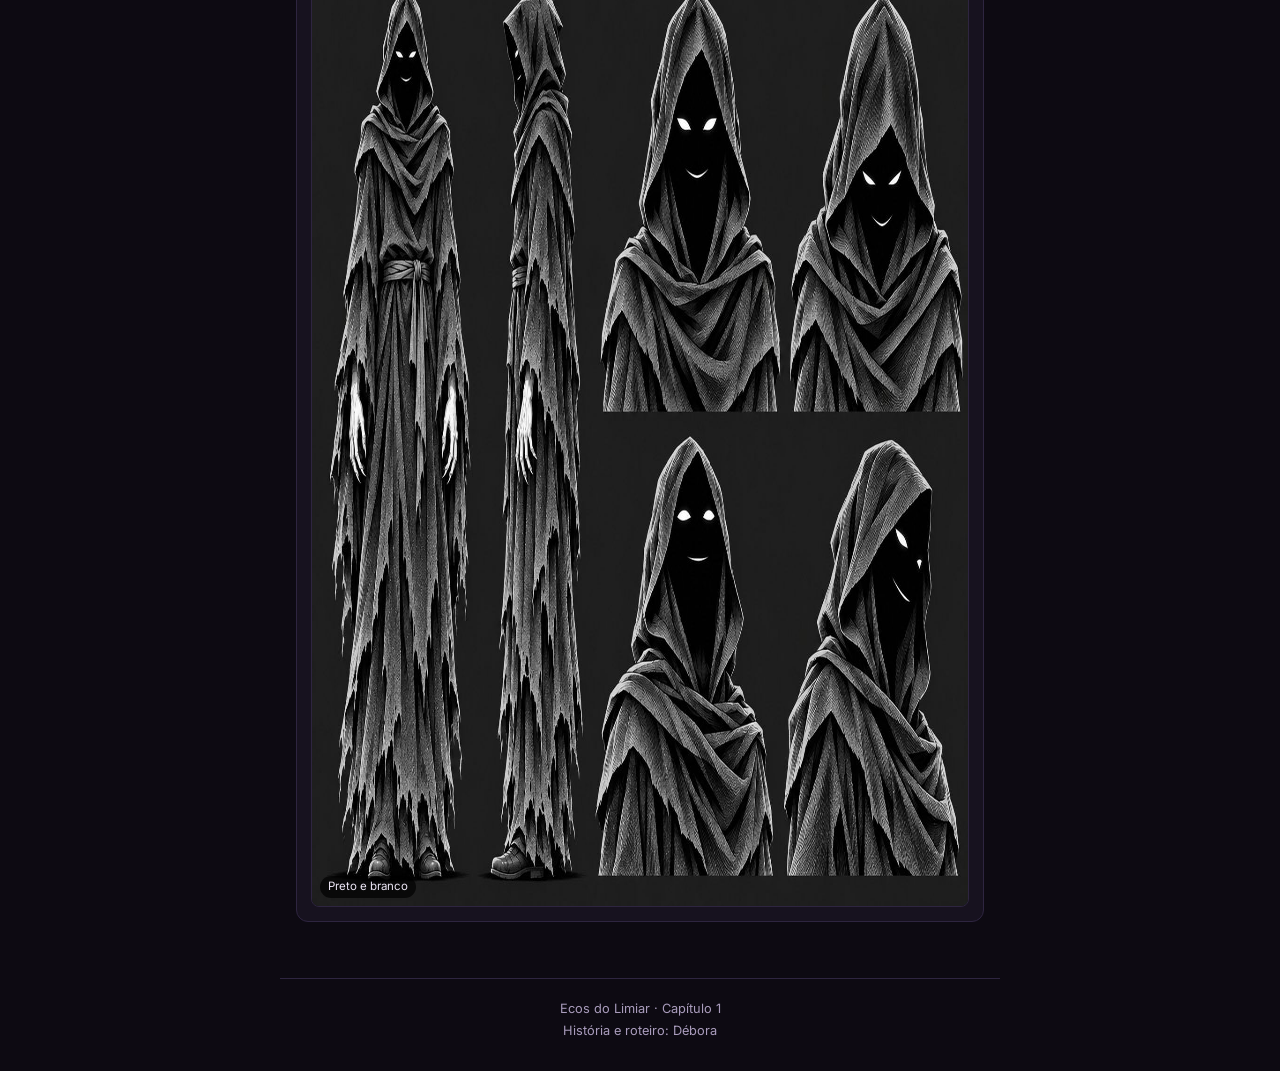
<file: ecos-do-limiar/personagens.html>
<!DOCTYPE html>
<html lang="pt-BR">
<head>
<meta charset="UTF-8">
<meta name="viewport" content="width=device-width, initial-scale=1, viewport-fit=cover">
<meta name="theme-color" content="#0d0a12">
<meta name="description" content="No continente de Varyn, uma fronteira invisível chamada Limiar separa o mundo humano do Abismo, um plano de sombra viva. A cada século, durante o Eclipse Rubro, o Limiar enfraquece. Neste ciclo ele escolheu uma Chave: alguém capaz de selar o Abismo para sempre, ou de abri-lo de vez.">
<title>Personagens — Ecos do Limiar</title>
<link rel="preconnect" href="https://fonts.googleapis.com">
<link rel="preconnect" href="https://fonts.gstatic.com" crossorigin>
<link rel="stylesheet" href="https://fonts.googleapis.com/css2?family=Bangers&family=Cinzel:wght@600;700&family=Comic+Neue:wght@700&family=Inter:wght@400;500;600&display=swap">
<link rel="stylesheet" href="estilo.css">
</head>
<body>
<header class="topo"><a class="marca" href="index.html"><svg viewBox="0 0 24 24" aria-hidden="true"><path d="M2 5.5C4.5 4 8 4 12 6c4-2 7.5-2 10-.5V19c-2.5-1.5-6-1.5-10 .5-4-2-7.5-2-10-.5z" fill="none" stroke="currentColor" stroke-width="1.6" stroke-linejoin="round"/><path d="M12 6v13.5" stroke="currentColor" stroke-width="1.6"/></svg><span>Ecos do Limiar</span></a><nav class="menu"><a href="index.html">Início</a><a href="ep1.html">Mangá</a><a href="personagens.html" aria-current="page">Personagens</a></nav></header>
<main class="estreito"><a class="voltar" href="index.html">← Início</a><h1 class="titulo-pagina">Personagens</h1><article class="perfil" id="kael">
  <header><img src="artes/web/retrato-kael.jpg" alt="" width="480" height="480" loading="lazy"><div><h2>Kael Varyn</h2><p class="perfil-meta">17 anos · Protagonista</p></div></header>
  <p>Aprendiz de ferreiro na Cidade Baixa, criado pelo mestre Bram. Impulsivo, teimoso, protege os mais fracos sem pensar. Há meses sonha com uma voz que chama seu nome.</p>
  <div class="fichas"><a href="artes/web/ficha-kael-pb.jpg" class="ficha"><img src="artes/web/ficha-kael-pb.jpg" alt="Ficha de referência de Kael Varyn (preto e branco)" loading="lazy" width="1400" height="933"><span>Preto e branco</span></a></div>
</article><article class="perfil" id="lyra">
  <header><img src="artes/web/retrato-lyra.jpg" alt="" width="480" height="480" loading="lazy"><div><h2>Lyra Sedryn</h2><p class="perfil-meta">18 anos · Maga da Ordem do Véu</p></div></header>
  <p>Maga da Ordem do Véu, enviada para encontrar a Chave. Calma, estratégica, leal. Esconde que perdeu a irmã para o Abismo.</p>
  <div class="fichas"><a href="artes/web/ficha-lyra-cor.jpg" class="ficha"><img src="artes/web/ficha-lyra-cor.jpg" alt="Ficha de referência de Lyra Sedryn (colorida)" loading="lazy" width="1400" height="933"><span>Colorida</span></a><a href="artes/web/ficha-lyra-pb.jpg" class="ficha"><img src="artes/web/ficha-lyra-pb.jpg" alt="Ficha de referência de Lyra Sedryn (preto e branco)" loading="lazy" width="1400" height="933"><span>Preto e branco</span></a></div>
</article><article class="perfil" id="dorian">
  <header><img src="artes/web/retrato-dorian.jpg" alt="" width="480" height="480" loading="lazy"><div><h2>Dorian Velt</h2><p class="perfil-meta">18 anos · Melhor amigo e rival</p></div></header>
  <p>Melhor amigo e rival de Kael, filho de um mercador. Carismático, provocador, ótimo com duas adagas. Esconde o medo com piadas.</p>
  <div class="fichas"><a href="artes/web/ficha-dorian-cor.jpg" class="ficha"><img src="artes/web/ficha-dorian-cor.jpg" alt="Ficha de referência de Dorian Velt (colorida)" loading="lazy" width="1400" height="933"><span>Colorida</span></a><a href="artes/web/ficha-dorian-pb.jpg" class="ficha"><img src="artes/web/ficha-dorian-pb.jpg" alt="Ficha de referência de Dorian Velt (preto e branco)" loading="lazy" width="1400" height="933"><span>Preto e branco</span></a></div>
</article><article class="perfil" id="sienna">
  <header><img src="artes/web/retrato-sienna.jpg" alt="" width="480" height="480" loading="lazy"><div><h2>Sienna Roth</h2><p class="perfil-meta">19 anos · Guarda de Vel Aren</p></div></header>
  <p>A espadachim mais jovem da Guarda de Vel Aren. Determinada, espírito livre, coloca a justiça acima das ordens.</p>
  <div class="fichas"><a href="artes/web/ficha-sienna-cor.jpg" class="ficha"><img src="artes/web/ficha-sienna-cor.jpg" alt="Ficha de referência de Sienna Roth (colorida)" loading="lazy" width="1400" height="933"><span>Colorida</span></a><a href="artes/web/ficha-sienna-pb.jpg" class="ficha"><img src="artes/web/ficha-sienna-pb.jpg" alt="Ficha de referência de Sienna Roth (preto e branco)" loading="lazy" width="1400" height="933"><span>Preto e branco</span></a></div>
</article><article class="perfil" id="bram">
  <header><img src="artes/web/retrato-bram.jpg" alt="" width="480" height="480" loading="lazy"><div><h2>Mestre Bram</h2><p class="perfil-meta">55 anos · Ferreiro</p></div></header>
  <p>Ferreiro que criou Kael desde bebê. Rabugento e carinhoso. Sabe mais do que conta sobre a origem do garoto.</p>
  <div class="fichas"><a href="artes/web/ficha-bram-cor.jpg" class="ficha"><img src="artes/web/ficha-bram-cor.jpg" alt="Ficha de referência de Mestre Bram (colorida)" loading="lazy" width="1400" height="933"><span>Colorida</span></a><a href="artes/web/ficha-bram-pb.jpg" class="ficha"><img src="artes/web/ficha-bram-pb.jpg" alt="Ficha de referência de Mestre Bram (preto e branco)" loading="lazy" width="1400" height="933"><span>Preto e branco</span></a></div>
</article><article class="perfil" id="pip">
  <header><img src="artes/web/retrato-pip.jpg" alt="" width="480" height="480" loading="lazy"><div><h2>Pip</h2><p class="perfil-meta">8 anos · Vendedora de pão</p></div></header>
  <p>Menina órfã que vende pão na praça e segue Kael para todo lado.</p>
  <div class="fichas"><a href="artes/web/ficha-pip-cor.jpg" class="ficha"><img src="artes/web/ficha-pip-cor.jpg" alt="Ficha de referência de Pip (colorida)" loading="lazy" width="1400" height="933"><span>Colorida</span></a><a href="artes/web/ficha-pip-pb.jpg" class="ficha"><img src="artes/web/ficha-pip-pb.jpg" alt="Ficha de referência de Pip (preto e branco)" loading="lazy" width="1400" height="933"><span>Preto e branco</span></a></div>
</article><article class="perfil" id="morvain">
  <header><img src="artes/web/retrato-morvain.jpg" alt="" width="480" height="480" loading="lazy"><div><h2>Morvain, o Arauto</h2><p class="perfil-meta">Antagonista</p></div></header>
  <p>Líder dos que querem abrir o Abismo. Figura encapuzada que observa Kael. Rosto sempre na sombra.</p>
  <div class="fichas"><a href="artes/web/ficha-morvain-cor.jpg" class="ficha"><img src="artes/web/ficha-morvain-cor.jpg" alt="Ficha de referência de Morvain, o Arauto (colorida)" loading="lazy" width="1400" height="933"><span>Colorida</span></a><a href="artes/web/ficha-morvain-pb.jpg" class="ficha"><img src="artes/web/ficha-morvain-pb.jpg" alt="Ficha de referência de Morvain, o Arauto (preto e branco)" loading="lazy" width="1400" height="933"><span>Preto e branco</span></a></div>
</article></main>
<footer class="rodape"><p>Ecos do Limiar · Capítulo 1</p><p>História e roteiro: Débora</p></footer>
</body>
</html>
</file>
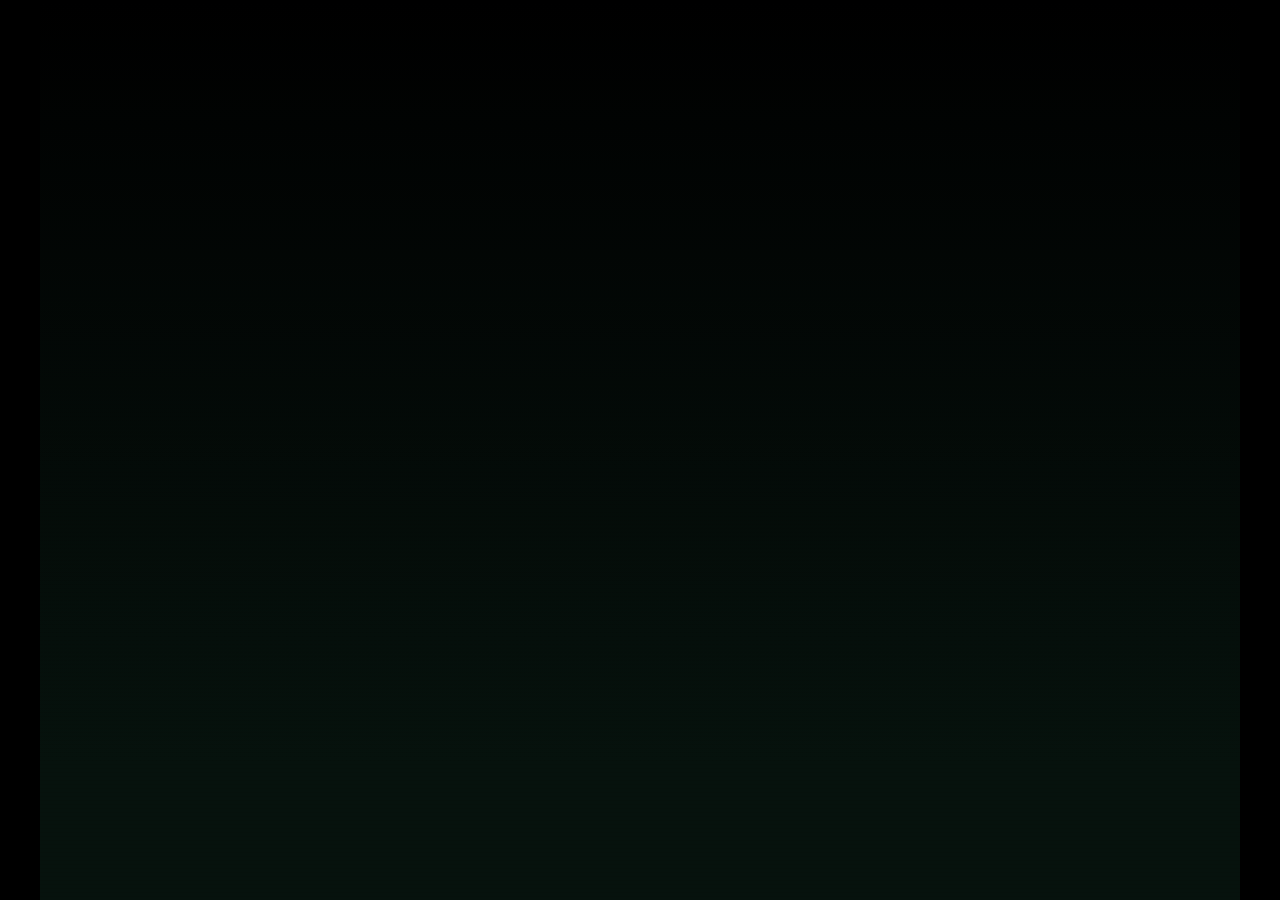
<file: brasil-football-career/src/head.html>
<!DOCTYPE html><html lang="pt-BR"><head><meta charset="utf-8">
<meta name="viewport" content="width=device-width, initial-scale=1, viewport-fit=cover">
<meta name="theme-color" content="#06120d">
<title>Brasil Football Career 3.0</title><link rel="icon" href="data:,">
<link href="https://fonts.googleapis.com/css2?family=Press+Start+2P&family=VT323&display=swap" rel="stylesheet">
<style>
/* ===== Tokens ===== */
:root{--bg:#06120d;--bg2:#0b1f17;--pn:#0f2519;--pn2:#173a27;--pn3:#1f4b33;--ln:#2f6a47;--ln2:#4f9a6c;--sh:#020805;
--yl:#ffd400;--yl2:#fff1a0;--bl:#3b7bff;--gr:#3ddc84;--rd:#ff5a5f;--or:#ff9f1c;--tx:#eef7e8;--mt:#8fb3a0;
--px:'Press Start 2P',monospace;--vt:VT323,monospace;color-scheme:dark}
*{box-sizing:border-box}
html{scroll-padding-top:env(safe-area-inset-top,0px)}
body{margin:0;min-height:100vh;color:var(--tx);font:22px/1.2 var(--vt);
 background:var(--bg) radial-gradient(ellipse at 85% -10%,#12407066,transparent 50%),radial-gradient(ellipse at 0 0,#ffd40012,transparent 40%);
 padding:env(safe-area-inset-top,0px) 0 env(safe-area-inset-bottom,0px)}
body::before{content:"";position:fixed;inset:0;pointer-events:none;background:repeating-linear-gradient(0deg,#0000 0 3px,#00000014 3px 4px);z-index:20}
h1,h2,h3,.px{font-family:var(--px);line-height:1.5;margin:0;font-weight:400}
h1{font-size:14px;color:var(--yl);text-shadow:2px 2px 0 #000}
h2{font-size:10px;color:var(--gr);margin-bottom:10px;letter-spacing:.5px;display:flex;align-items:center;gap:8px}
h2 svg{flex:none}
small,.mt{color:var(--mt)}.yl{color:var(--yl)}.gr{color:var(--gr)}.rd{color:var(--rd)}p{margin:5px 0}
.app{max-width:1020px;margin:auto;padding:12px 12px 24px}
svg.ic{width:16px;height:16px;image-rendering:pixelated;shape-rendering:crispEdges;vertical-align:-2px}
/* ===== Header / nav ===== */
header{display:flex;justify-content:space-between;align-items:center;gap:8px;flex-wrap:wrap;padding:4px 0 12px}
.logo{display:flex;align-items:center;gap:10px}.logo b{font:9px var(--px);background:var(--yl);color:#102000;padding:3px 5px;box-shadow:2px 2px 0 #000}
.pills{display:flex;gap:6px;flex-wrap:wrap}.pill{background:var(--pn);border:2px solid var(--ln);padding:3px 9px;color:var(--yl);display:flex;gap:5px;align-items:center}

nav button{display:flex;flex-direction:column;align-items:center;gap:4px;padding:7px 4px;font-size:19px}
nav button svg.ic{width:20px;height:20px}
/* ===== Controls ===== */
button{font:inherit;color:var(--tx);background:var(--pn2);border:2px solid var(--ln);padding:9px 12px;cursor:pointer;box-shadow:inset 0 2px 0 #ffffff14,0 4px 0 var(--sh);touch-action:manipulation;transition:background .12s,filter .12s}
button:hover:not(:disabled){filter:brightness(1.15)}
button:active:not(:disabled){transform:translateY(3px);box-shadow:0 1px 0 var(--sh)}
button:focus-visible,select:focus-visible,input:focus-visible{outline:3px solid var(--yl);outline-offset:2px}
button.on,button.go{background:var(--yl);border-color:var(--yl2);color:#1b2a00}
button:disabled{opacity:.4;cursor:not-allowed}
.card{background:linear-gradient(180deg,var(--pn) ,#0c1f15);border:2px solid var(--ln);box-shadow:0 0 0 2px var(--sh),5px 5px 0 2px var(--sh);padding:14px;margin-bottom:14px;position:relative}
.card::before{content:"";position:absolute;inset:0 0 auto;height:2px;background:#ffffff12}
label{display:block;color:var(--mt);margin:9px 0 3px}
input,select{font:inherit;width:100%;background:#04100a;color:var(--tx);border:2px solid var(--ln);padding:7px}
table{width:100%;border-collapse:collapse}td,th{text-align:left;padding:4px 6px;border-bottom:1px solid #1e4a32;font-weight:400}
tr.me td{color:var(--yl)}
.hidden{display:none!important}
.row{display:flex;gap:8px;align-items:center;justify-content:space-between;flex-wrap:wrap}
.g2{display:grid;grid-template-columns:1fr 1fr;gap:14px}.g4{display:grid;grid-template-columns:repeat(4,1fr);gap:6px;text-align:center}
.g4>div{background:#04100a88;border:1px solid #1e4a32;padding:6px 2px}
.g4 b{display:block;font:14px var(--px);color:var(--tx);margin-top:4px}
.bar{height:12px;background:#04100a;border:2px solid #1e4a32;margin:3px 0 8px;position:relative}.bar span{display:block;height:100%;transition:width .5s;box-shadow:inset 0 -3px 0 #0003,inset 0 2px 0 #fff3}
.f{display:inline-grid;place-items:center;width:26px;height:26px;margin-right:4px;font:10px var(--px);color:#04100a;box-shadow:2px 2px 0 #000}
.f.V{background:var(--gr)}.f.E{background:var(--yl)}.f.D{background:var(--rd)}
.kb{display:inline-block;width:26px;height:26px;image-rendering:pixelated;vertical-align:middle}
/* ===== Home ===== */
.hero{display:flex;gap:16px;align-items:center;background:linear-gradient(110deg,#0d4a2a,#0e2a45 70%,#0b1f3a);overflow:hidden}
.hero::after{content:"";position:absolute;right:-40px;top:-40px;width:200px;height:200px;background:radial-gradient(#ffd40022,#0000 70%)}
.hero>div:nth-child(2){flex:1;min-width:150px}
#av{width:112px;height:112px;image-rendering:pixelated;border:3px solid var(--yl);box-shadow:0 0 0 3px #000,4px 4px 0 3px #000;animation:bob 1.2s steps(2) infinite}
.ovr{text-align:center;background:linear-gradient(160deg,#ffe36a,#c99a00);color:#2a2000;padding:10px 12px 8px;box-shadow:0 0 0 3px #000,4px 4px 0 3px #000;clip-path:polygon(0 0,100% 0,100% 85%,50% 100%,0 85%)}
.ovr b{display:block;font:24px var(--px)}.ovr small{display:block;font:8px var(--px);color:#4a3a00;margin-top:4px}
.tag{display:inline-block;font:8px var(--px);padding:3px 6px;background:#04100a;border:1px solid var(--ln);color:var(--mt);margin:2px 4px 2px 0}
.feed p{display:flex;gap:8px;align-items:flex-start;padding:4px 0;border-bottom:1px dashed #1e4a32}
.feed p:last-child{border:0}
/* ===== Train ===== */
.tr{display:grid;grid-template-columns:repeat(2,1fr);gap:10px}.tr button{text-align:left;display:flex;gap:10px;align-items:center}
.tr button svg.ic{width:28px;height:28px;flex:none}
#tc{display:block;width:100%;image-rendering:pixelated;border:2px solid var(--ln);background:#2c7a46;margin:8px 0}
/* ===== Match ===== */
.fix{display:grid;grid-template-columns:1fr auto 1fr;align-items:center;gap:8px;text-align:center;margin:10px 0}
.fix img{width:56px;height:56px;image-rendering:pixelated;display:block;margin:0 auto 4px}
.fix .vs{font:12px var(--px);color:var(--yl)}
.hud{display:grid;grid-template-columns:1fr auto 1fr auto;align-items:center;gap:6px;margin-bottom:8px;background:linear-gradient(#0a1a33,#081226);border:2px solid #24467a;box-shadow:0 0 0 2px #000;padding:4px 6px}
.hud .tm{display:flex;align-items:center;gap:6px;font:9px var(--px);overflow:hidden;white-space:nowrap}.hud .tm.r{justify-content:flex-end}
.hud .tm span{overflow:hidden;text-overflow:ellipsis}
.hud #sc{font:16px var(--px);color:#fff;background:#000;padding:4px 8px;border:1px solid #24467a}
.hud #clk{font:10px var(--px);color:var(--yl);background:#000;padding:5px 6px;min-width:44px;text-align:center}
#vs{display:block;text-align:center;margin:-4px 0 6px}
canvas#pitch{display:block;width:100%;max-width:760px;margin:auto;aspect-ratio:720/500;background:#0b2218;border:3px solid #e9f5df;box-shadow:0 0 0 3px #000;touch-action:manipulation;image-rendering:pixelated}
#ev{min-height:34px;color:var(--yl);text-align:center;margin:8px 0 4px;font:13px/1.6 var(--px);text-shadow:2px 2px 0 #000}
#ev.pop{animation:pop .55s}
#mv{max-width:760px;margin:auto}
#mv .q{font:10px/1.6 var(--px);color:var(--yl);margin:6px 0 10px;text-align:center}
.opt{display:grid;grid-template-columns:repeat(3,1fr);gap:8px}
.opt button{text-align:left;padding:8px;display:flex;flex-direction:column;gap:3px;animation:in .3s backwards}
.opt button:nth-child(2){animation-delay:.06s}.opt button:nth-child(3){animation-delay:.12s}
.opt b{font:9px/1.5 var(--px);color:var(--yl)}
.rk{display:flex;gap:2px}.rk i{width:8px;height:8px;background:#04100a;border:1px solid var(--ln)}.rk i.on{background:var(--or)}
#tb{position:relative;height:34px;background:repeating-linear-gradient(90deg,#04100a 0 10px,#071a10 10px 20px);border:3px solid var(--ln);margin:10px 0;box-shadow:0 0 0 2px #000}
#zn{position:absolute;top:0;bottom:0;background:#3ddc8466;border-inline:2px solid var(--gr)}
#zp{position:absolute;top:0;bottom:0;left:25%;width:50%;background:#ffd40088;box-shadow:0 0 10px #ffd400}
#cur{position:absolute;top:-6px;bottom:-6px;width:6px;margin-left:-3px;background:#fff;box-shadow:0 0 0 2px #000,0 0 10px #fff}
#res .score{display:grid;grid-template-columns:1fr auto 1fr;align-items:center;text-align:center;gap:6px;margin:10px 0}
#res .score b{font:26px var(--px);color:#fff;text-shadow:3px 3px 0 #000}
#res .score img{width:48px;height:48px;image-rendering:pixelated;display:block;margin:0 auto 4px}
.rating{display:inline-block;font:16px var(--px);padding:8px 10px;color:#04100a;box-shadow:3px 3px 0 #000}
.lg p{display:flex;gap:10px;border-bottom:1px dashed #1e4a32;padding:3px 0}.lg p i{font-style:normal;color:var(--yl);min-width:36px}
/* ===== Career / market ===== */
.atr{display:grid;grid-template-columns:22px 1fr 34px;gap:4px 8px;align-items:center}
.atr .bar{grid-column:1/-1;margin:0 0 6px}
#radar{width:100%;max-width:240px;display:block;margin:0 auto 8px}
.step{padding:8px 10px;border-left:4px solid var(--ln);margin:6px 0;color:var(--mt)}.step.cur{border-color:var(--yl);color:var(--tx);background:#183a28}.step.ok{border-color:var(--gr)}
.board{position:relative;aspect-ratio:3/2;background:repeating-linear-gradient(90deg,#2c7a46 0 12.5%,#318850 12.5% 25%);border:3px solid #e9f5df;margin-bottom:10px;overflow:hidden}
.board::before{content:"";position:absolute;left:50%;top:0;bottom:0;border-left:2px solid #e9f5dfaa}
.board::after{content:"";position:absolute;left:50%;top:50%;width:22%;aspect-ratio:1;border:2px solid #e9f5dfaa;border-radius:50%;transform:translate(-50%,-50%)}
.slot{position:absolute;transform:translate(-50%,-50%);text-align:center;z-index:1;font-size:16px;line-height:1;width:72px}
.slot img{width:40px;height:40px;image-rendering:pixelated;display:block;margin:0 auto 2px;border:2px solid #000;background:#0b1f17}
.slot.me img{border-color:var(--yl);box-shadow:0 0 0 2px #000,0 0 12px var(--yl)}
.slot span{background:#000c;padding:1px 4px}
.pt{width:28px;height:28px;image-rendering:pixelated;vertical-align:middle;border:1px solid #000}
.off{padding:8px 0;border-bottom:1px solid #1e4a32}
/* ===== Modals / menu ===== */
.modal{position:fixed;inset:0;background:#000d;display:grid;place-items:center;padding:14px;z-index:10;overflow:auto;animation:fade .25s}
.modal .card{max-width:480px;width:100%;margin:0;animation:pop2 .3s}
.mn{max-width:400px;width:100%;text-align:center;background:linear-gradient(#10261c,#0a1a12);border:3px solid var(--yl);padding:14px;box-shadow:0 0 0 4px #000,0 0 60px #ffd40033;animation:pop2 .35s}
.mn canvas{width:100%;image-rendering:pixelated;border:2px solid var(--ln);margin-bottom:10px;display:block}
.mn h1{font-size:15px;line-height:1.7}.mn h1 span{display:block;font-size:28px;color:#fff;text-shadow:3px 3px 0 #c99a00,6px 6px 0 #000;margin-top:4px}
.mn button{display:block;width:100%;margin:8px 0}
.sw{display:flex;gap:6px;flex-wrap:wrap}.sw button{width:30px;height:30px;padding:0;box-shadow:0 3px 0 #000}.sw button.on{outline:3px solid var(--yl);outline-offset:1px}
.cre{display:grid;grid-template-columns:1fr 120px;gap:12px}.cre canvas{width:120px;height:120px;image-rendering:pixelated;border:3px solid var(--yl);background:#0b1f17}
@media(max-width:700px){.g2{grid-template-columns:1fr}.hero{flex-wrap:wrap}.app{padding:8px 8px 20px}.opt{grid-template-columns:1fr}.hud .tm span{display:none}}
@media(max-width:420px){.cre{grid-template-columns:1fr}.cre canvas{margin:auto}nav button{font-size:16px}.tr{grid-template-columns:1fr}}
.sit{text-align:center;background:#04100a;border:2px solid var(--ln);padding:6px;margin:6px 0}.sit b{display:block;font:10px/1.6 var(--px);color:var(--gr)}.sit span{color:var(--mt)}.sit i{display:block;font:9px/1.8 var(--px);font-style:normal;color:var(--rd);animation:bob .6s steps(2) infinite}
.tag.gr{color:var(--gr);border-color:var(--gr)}.tag.rd{color:var(--rd);border-color:var(--rd)}
.toast{position:fixed;left:50%;bottom:24px;transform:translateX(-50%);background:var(--yl);color:#1b2a00;font:10px/1.5 var(--px);padding:10px 14px;box-shadow:0 0 0 3px #000,4px 4px 0 3px #000;z-index:30;animation:pop2 .3s}
/* ===== Motion ===== */
@keyframes in{from{opacity:0;transform:translateY(10px)}}
@keyframes fade{from{opacity:0}}
@keyframes pop{0%{transform:scale(.4);opacity:0}60%{transform:scale(1.25)}100%{transform:none;opacity:1}}
@keyframes pop2{0%{transform:scale(.85);opacity:0}100%{transform:none;opacity:1}}
@keyframes bob{50%{transform:translateY(-3px)}}
section.enter{animation:in .28s}
.card{animation:in .3s backwards}.g2 .card:nth-child(2){animation-delay:.05s}
@media(prefers-reduced-motion:reduce){*{transition:none!important;animation:none!important}}

/* ===== 3.2: identidade visual inspirada em jogos de futebol pixel art ===== */
body{background:var(--bg) linear-gradient(180deg,#0a2a18 0,#06120d 320px)}
.app{max-width:1100px}
header{position:sticky;top:0;z-index:6;background:linear-gradient(#06120df2,#06120dd9);padding:6px 0 6px;margin:0 -12px;padding-inline:12px;border-bottom:2px solid #0f3a22}
.crest{width:34px;height:38px;image-rendering:pixelated;flex:none}
.logo h1{font-size:11px;line-height:1.35}.logo h1 span{display:block;color:#fff;font-size:9px}
nav{display:grid;grid-template-columns:repeat(5,1fr);gap:6px;margin:10px 0 12px}
nav button{background:linear-gradient(#1a4a30,#10301f);border:2px solid #2f6a47;box-shadow:inset 0 2px 0 #ffffff1a,0 4px 0 #020805}
nav button.on{background:linear-gradient(#ffe14d,#e6b800);border-color:#fff1a0;color:#1b2a00}
.pill{background:#0b1f17;border:2px solid #2f6a47;font-size:20px;box-shadow:inset 0 2px 0 #ffffff12}
.pill svg.ic{width:18px;height:18px}
.ph{display:flex;align-items:center;gap:10px;background:linear-gradient(90deg,#0f3a22,#0b2418);border:2px solid #2f6a47;box-shadow:0 0 0 2px #000;padding:10px 12px;margin-bottom:12px}
.ph svg.ic{width:30px;height:30px;color:var(--yl)}.ph h1{font-size:13px}.ph small{display:block}
.seg{display:flex;gap:4px;flex-wrap:wrap;margin-bottom:12px}.seg button{padding:6px 10px;font-size:18px}.seg button.on{background:var(--gr);color:#04220f;border-color:#bff5d4}
.grid2{display:grid;grid-template-columns:1.4fr 1fr;gap:14px}.grid3{display:grid;grid-template-columns:1fr 1.3fr 1fr;gap:14px}
.mbtn{display:flex;align-items:center;gap:12px;width:100%;text-align:left;padding:10px 12px;margin:0 0 8px;background:linear-gradient(#173f2a,#0f2a1c);position:relative}
.mbtn svg.ic{width:30px;height:30px;flex:none;color:var(--yl)}.mbtn b{display:block;font:11px/1.5 var(--px);color:#fff}.mbtn small{display:block}
.mbtn::after{content:"›";position:absolute;right:12px;top:50%;transform:translateY(-50%);font:22px var(--px);color:var(--gr)}
.mbtn.go{background:linear-gradient(#ffe14d,#e6b800)}.mbtn.go b,.mbtn.go small{color:#1b2a00}.mbtn.go svg.ic{color:#1b2a00}.mbtn.go::after{color:#1b2a00}
.pcard{display:grid;grid-template-columns:104px minmax(0,1fr);gap:12px;align-items:center}.pcard canvas{width:104px;height:104px;box-sizing:border-box;image-rendering:pixelated;border:3px solid var(--yl);background:#0b1f17}
.kv{display:flex;justify-content:space-between;border-bottom:1px solid #1e4a32;padding:2px 0}.kv b{color:var(--yl);font-weight:400}
.sbar{display:grid;grid-template-columns:96px 1fr 30px;gap:8px;align-items:center;margin:3px 0}.sbar .bar{margin:0}
.comps{display:grid;grid-template-columns:repeat(5,1fr);gap:6px}.comps button{display:flex;flex-direction:column;align-items:center;gap:4px;font:8px/1.4 var(--px);padding:10px 4px}.comps svg.ic{width:24px;height:24px;color:var(--yl)}
.fxbig{display:grid;grid-template-columns:1fr auto 1fr;align-items:center;text-align:center;gap:8px}.fxbig img{width:64px;height:64px;image-rendering:pixelated;display:block;margin:0 auto 4px}.fxbig .vs{font:14px var(--px);color:var(--yl)}
.st{display:inline-block;font:8px var(--px);padding:4px 6px;border:2px solid;margin:2px}.st.t{color:var(--gr)}.st.r{color:var(--or)}.st.l{color:var(--rd)}
.cal p{display:grid;grid-template-columns:34px 1fr auto;gap:8px;align-items:center;border-bottom:1px dashed #1e4a32;padding:5px 0;margin:0}.cal p.cur{background:#ffd40018;border-left:3px solid var(--yl);padding-left:4px}.cal p.done{color:var(--mt)}
.cal .cm{font:7px var(--px);padding:3px 4px;background:#04100a;border:1px solid var(--ln);text-align:center}
.news p{display:grid;grid-template-columns:24px 1fr;gap:8px;border-bottom:1px dashed #1e4a32;padding:6px 0;margin:0}.news p small{display:block}
.toolbar{display:flex;gap:8px;flex-wrap:wrap}
.tcard{display:grid;grid-template-columns:1fr 1.4fr 1fr;gap:12px;align-items:start}
.tbtn{display:flex;align-items:center;gap:10px;width:100%;text-align:left;margin-bottom:8px}.tbtn svg.ic{width:28px;height:28px;color:var(--yl);flex:none}.tbtn.sel{background:linear-gradient(#ffe14d,#e6b800);color:#1b2a00}.tbtn.sel b,.tbtn.sel small{color:#1b2a00}.tbtn.sel svg.ic{color:#1b2a00}
.big{font:12px var(--px);padding:14px}
.chk p{margin:3px 0}.chk p::before{content:"✔ ";color:var(--gr)}
/* partida */
#match .mgrid{display:grid;grid-template-columns:1fr 250px;gap:10px;align-items:start}
.log{max-height:430px;overflow:auto}.log p{display:grid;grid-template-columns:34px 1fr;gap:6px;border-bottom:1px dashed #1e4a32;padding:4px 0;margin:0;font-size:19px}.log i{font-style:normal;color:var(--yl)}
.hud .cmp{font:8px var(--px);color:var(--yl);display:none}
.acts{display:grid;grid-template-columns:repeat(3,1fr);gap:8px}.acts button{display:flex;flex-direction:column;align-items:center;gap:4px;text-align:center;padding:10px 6px;animation:in .3s backwards}
.acts button svg.ic{width:30px;height:30px;color:var(--yl)}.acts b{font:9px/1.5 var(--px);color:#fff}
.posi{display:grid;grid-template-columns:repeat(3,1fr);gap:8px}.posi button.rec{border-color:var(--yl)}
.slot.inj img{filter:grayscale(1)}
.nego{display:flex;gap:10px;align-items:center}.nego img{width:56px;height:56px;image-rendering:pixelated}
.coach{display:flex;gap:10px;align-items:flex-start;background:#04100a;border:2px solid var(--ln);padding:8px;margin:10px 0}.coach svg.ic{width:26px;height:26px;color:var(--yl);flex:none}
.rhead{display:flex;justify-content:space-between;align-items:center;gap:8px;flex-wrap:wrap}
.wiz{display:flex;gap:4px;margin-bottom:10px}.wiz i{flex:1;height:6px;background:#04100a;border:1px solid var(--ln)}.wiz i.on{background:var(--yl)}
.cards3{display:grid;grid-template-columns:repeat(2,1fr);gap:6px}.cards3 button{text-align:left;font-size:18px;padding:8px}.cards3 button.on{background:var(--yl);color:#1b2a00}.cards3 button b{display:block;font:9px/1.5 var(--px)}
.clubs{display:grid;grid-template-columns:repeat(3,1fr);gap:6px}.clubs button{display:flex;flex-direction:column;align-items:center;gap:4px;padding:8px}.clubs button.on{background:var(--yl);color:#1b2a00}.clubs img{width:40px;height:40px;image-rendering:pixelated}
#menu{padding:0;place-items:stretch;background:#000}
.mmenu{position:relative;min-height:100%;padding:14px;background:linear-gradient(#0000,#06120d 85%);display:grid;grid-template-columns:minmax(260px,420px) 1fr minmax(240px,320px);gap:16px;align-content:start;max-width:1200px;margin:auto;width:100%}
.mmenu .mlogo{grid-column:1/-1;display:flex;align-items:center;gap:14px}.mmenu .mlogo canvas{width:64px;height:72px;image-rendering:pixelated}
.mmenu .mlogo h1{font-size:22px;line-height:1.3;text-shadow:3px 3px 0 #000}.mmenu .mlogo h1 span{display:block;color:#fff;font-size:15px}.mmenu .mlogo em{font:8px var(--px);color:var(--mt);letter-spacing:3px;font-style:normal}
#mbg{position:fixed;inset:0;width:100%;height:100%;object-fit:cover;image-rendering:pixelated;z-index:0;opacity:.4;pointer-events:none}.mmenu{z-index:1}
.mmenu .slogan{align-self:center;text-align:center;font:16px/1.6 var(--px);color:#fff;text-shadow:3px 3px 0 #000}.mmenu .slogan b{color:var(--yl);font-weight:400}
.mmenu .quote{text-align:center;font-size:20px;color:var(--mt)}
@media(max-width:900px){.mmenu{grid-template-columns:1fr}.mmenu .slogan{display:none}.grid2,.grid3,.tcard,#match .mgrid{grid-template-columns:1fr}.log{max-height:180px}}
@media(max-width:560px){.comps{grid-template-columns:repeat(3,1fr)}.acts{grid-template-columns:1fr}.acts button{flex-direction:row;text-align:left}.cards3,.clubs{grid-template-columns:repeat(2,1fr)}.logo h1{font-size:9px}.pill{font-size:17px;padding:2px 6px}header .pills{gap:4px}.sbar{grid-template-columns:80px 1fr 28px}}
</style></head><body><div class="app">
<header class="row"><div class="logo"><canvas class="crest" id="crest" width="17" height="19"></canvas><h1>BRASIL FOOTBALL CAREER<span>3.0</span></h1></div>
<div class="pills"><span class="pill" id="p2"></span><span class="pill" id="p3"></span><span class="pill" id="p1"></span><button id="snd" style="padding:2px 8px" aria-label="Som"></button><button id="hm" style="padding:2px 10px">Menu</button></div></header>
<nav id="nav"></nav>
<section id="home"></section>
<section id="train" class="hidden"></section>
<section id="play" class="hidden"></section>
<section id="career" class="hidden"></section>
<section id="mkt" class="hidden"></section>
<section id="match" class="hidden"><div class="card" id="arena">
 <div class="hud"><div class="tm"><img class="kb" id="k0" alt=""><span id="n0"></span></div><b id="sc">0 x 0</b><div class="tm r"><span id="n1"></span><img class="kb" id="k1" alt=""></div><span id="clk">0'</span></div>
 <small id="vs"></small>
 <div class="mgrid"><div><canvas id="pitch" width="720" height="500"></canvas><div id="ev"></div><div id="mv"></div><div id="res" class="hidden"></div></div>
 <div class="card log" style="margin:0"><h2>Lances do jogo</h2><div id="mlog"></div></div></div>
</div></section>
</div>
<div class="modal" id="menu"><canvas id="mbg" width="320" height="180"></canvas><div class="mmenu" id="mmenu"></div></div>
<div class="modal hidden" id="evm"><div class="card"></div></div>
<div class="modal hidden" id="mod"><div class="card" id="wiz"></div></div>
<div class="modal hidden" id="setm"><div class="card" id="setc"></div></div>
<input type="file" id="impf" accept=".json,application/json" class="hidden">
<script>
</file>
<file: ecos-do-limiar/estilo.css>
/* Ecos do Limiar — leitor de mangá (mobile first) */
:root {
  --fundo: #0d0a12;
  --superficie: #17121f;
  --superficie-2: #211a2c;
  --borda: #2e2540;
  --texto: #ece6f5;
  --texto-2: #a99cbc;
  --roxo: #7c3aed;
  --roxo-claro: #a78bfa;
  --carmesim: #d0142c;
  --raio: 12px;
  --fonte-ui: "Inter", system-ui, -apple-system, "Segoe UI", Roboto, sans-serif;
  --fonte-titulo: "Cinzel", Georgia, serif;
  --fonte-balao: "Comic Neue", "Comic Sans MS", "Trebuchet MS", sans-serif;
  --fonte-sfx: "Bangers", Impact, sans-serif;
  color-scheme: dark;
}
* { box-sizing: border-box; }
html { -webkit-text-size-adjust: 100%; scroll-behavior: smooth; }
body {
  margin: 0; background: var(--fundo); color: var(--texto);
  font: 16px/1.55 var(--fonte-ui);
  padding-bottom: env(safe-area-inset-bottom);
}
img { max-width: 100%; display: block; }
a { color: inherit; }
:focus-visible { outline: 2px solid var(--roxo-claro); outline-offset: 2px; }

/* ---------- topo ---------- */
.topo {
  position: sticky; top: 0; z-index: 20;
  display: flex; align-items: center; justify-content: space-between; gap: 12px;
  padding: 10px 16px; padding-top: max(10px, env(safe-area-inset-top));
  background: rgba(13, 10, 18, .88); backdrop-filter: blur(10px); -webkit-backdrop-filter: blur(10px);
  border-bottom: 1px solid var(--borda);
}
.marca { display: flex; align-items: center; gap: 8px; text-decoration: none; font: 600 1.05rem var(--fonte-titulo); letter-spacing: .02em; white-space: nowrap; }
.marca svg { width: 24px; height: 24px; color: var(--roxo-claro); }
.menu { display: flex; gap: 2px; overflow-x: auto; scrollbar-width: none; }
.menu a { text-decoration: none; font-size: .85rem; color: var(--texto-2); padding: 6px 8px; border-radius: 8px; white-space: nowrap; }
.menu a[aria-current] { color: var(--roxo-claro); }
@media (max-width: 380px) { .marca span { display: none; } }

/* ---------- logo em código ---------- */
.logo { display: inline-flex; align-items: baseline; flex-wrap: wrap; justify-content: center; gap: .12em .25em; font-family: var(--fonte-titulo); line-height: .95; color: #f3eefa; text-shadow: 0 2px 0 #000, 0 0 24px rgba(124, 58, 237, .55); }
.logo-ecos, .logo-limiar { font-weight: 700; letter-spacing: .04em; }
.logo-do { font-size: .45em; font-style: italic; color: var(--texto-2); }
.logo-limiar { position: relative; }
.logo-limiar::after { content: ""; position: absolute; left: 8%; right: 8%; bottom: -.14em; height: 2px; background: linear-gradient(90deg, transparent, var(--carmesim), transparent); box-shadow: 0 0 10px var(--carmesim); }
.logo-grande { font-size: clamp(2.6rem, 13vw, 4.6rem); }

/* ---------- início ---------- */
.hero { position: relative; min-height: 78svh; display: flex; align-items: flex-end; overflow: hidden; isolation: isolate; }
.hero::before { content: ""; position: absolute; inset: 0; z-index: -2; background: var(--fundo-hero, none) center 18% / cover no-repeat; background-image: var(--fundo); filter: grayscale(1) contrast(1.05); }
.hero.tem-capa::before { filter: none; }
.hero::after { content: ""; position: absolute; inset: 0; z-index: -1;
  background:
    radial-gradient(120% 60% at 80% 10%, rgba(208, 20, 44, .35), transparent 60%),
    linear-gradient(180deg, rgba(76, 29, 149, .35) 0%, rgba(13, 10, 18, .2) 35%, rgba(13, 10, 18, .92) 70%, var(--fundo) 100%);
  mix-blend-mode: normal; }
.hero-conteudo { width: 100%; max-width: 720px; margin: 0 auto; padding: 0 16px 28px; text-align: center; }
.hero h1 { margin: 0 0 14px; }
.tags { list-style: none; padding: 0; margin: 0 0 14px; display: flex; flex-wrap: wrap; justify-content: center; gap: 6px; }
.tags li { font-size: .78rem; padding: 4px 12px; border: 1px solid rgba(167, 139, 250, .45); border-radius: 999px; background: rgba(23, 18, 31, .6); }
.sinopse { margin: 0 auto 18px; max-width: 60ch; color: #d9d0e6; font-size: .95rem; text-align: left; }
.acoes { display: grid; grid-template-columns: 1fr; gap: 10px; }
@media (min-width: 520px) { .acoes { grid-template-columns: 1fr 1fr; } }
.botao { display: inline-flex; align-items: center; justify-content: center; gap: 8px; min-height: 48px; padding: 10px 18px; border-radius: 10px; background: var(--roxo); color: #fff; text-decoration: none; font-weight: 600; border: 1px solid transparent; }
.botao svg { width: 20px; height: 20px; }
.botao:active { transform: translateY(1px); }
.botao-sec { background: transparent; border-color: var(--borda); color: var(--texto); }

.bloco { max-width: 720px; margin: 0 auto; padding: 24px 16px 8px; }
.bloco-titulo { display: flex; align-items: baseline; justify-content: space-between; gap: 12px; margin-bottom: 12px; padding-bottom: 8px; border-bottom: 1px solid var(--borda); position: relative; }
.bloco-titulo::after { content: ""; position: absolute; left: 0; bottom: -1px; width: 56px; height: 3px; background: var(--roxo); border-radius: 2px; }
.bloco-titulo h2 { margin: 0; font: 600 1.15rem var(--fonte-ui); }
.bloco-titulo span, .bloco-titulo a { font-size: .85rem; color: var(--texto-2); }

.episodios { list-style: none; margin: 0; padding: 0; display: grid; gap: 10px; }
.ep-linha { display: flex; align-items: center; gap: 12px; padding: 8px; padding-right: 12px; background: var(--superficie); border: 1px solid var(--borda); border-radius: var(--raio); text-decoration: none; }
.ep-linha > svg { width: 20px; height: 20px; flex: none; color: var(--texto-2); }
.ep-midia { flex: none; width: 96px; aspect-ratio: 16 / 9; border-radius: 8px; overflow: hidden; background: #000; display: grid; place-items: center; }
.ep-midia img { width: 100%; height: 100%; object-fit: cover; filter: grayscale(1) contrast(1.1); }
.ep-num { font: 700 1.6rem var(--fonte-titulo); color: var(--roxo-claro); }
.ep-texto { flex: 1; min-width: 0; display: grid; gap: 2px; }
.ep-texto strong { font-weight: 600; font-size: .95rem; }
.ep-texto small { color: var(--texto-2); font-size: .8rem; line-height: 1.35; }
.ep-meta { color: var(--roxo-claro) !important; }

.cards { list-style: none; margin: 0; padding: 0; display: grid; gap: 10px; }
@media (min-width: 600px) { .cards { grid-template-columns: 1fr 1fr; } }
.card { display: flex; gap: 12px; align-items: center; padding: 8px; background: var(--superficie); border: 1px solid var(--borda); border-radius: var(--raio); text-decoration: none; }
.card img { width: 84px; height: 84px; border-radius: 8px; object-fit: cover; flex: none; }
.card span { display: grid; gap: 2px; }
.card strong { font-weight: 600; }
.card small { color: var(--texto-2); font-size: .8rem; line-height: 1.35; display: -webkit-box; -webkit-line-clamp: 3; -webkit-box-orient: vertical; overflow: hidden; }

/* ---------- personagens ---------- */
.estreito, .leitor { max-width: 720px; margin: 0 auto; padding: 16px; }
.voltar { display: inline-block; color: var(--texto-2); text-decoration: none; font-size: .9rem; margin-bottom: 8px; }
.titulo-pagina { font: 700 1.5rem var(--fonte-titulo); margin: 0 0 16px; }
.titulo-pagina span { display: block; font: 500 1rem var(--fonte-ui); color: var(--texto-2); margin-top: 4px; }
.perfil { background: var(--superficie); border: 1px solid var(--borda); border-radius: var(--raio); padding: 14px; margin-bottom: 16px; scroll-margin-top: 70px; }
.perfil header { display: flex; gap: 12px; align-items: center; }
.perfil header img { width: 76px; height: 76px; border-radius: 10px; object-fit: cover; }
.perfil h2 { margin: 0; font: 700 1.2rem var(--fonte-titulo); }
.perfil-meta { margin: 2px 0 0; color: var(--roxo-claro); font-size: .85rem; }
.perfil > p { color: #d9d0e6; font-size: .95rem; }
.fichas { display: grid; gap: 10px; }
.ficha { display: block; position: relative; border-radius: 8px; overflow: hidden; border: 1px solid var(--borda); }
.ficha span { position: absolute; left: 8px; bottom: 8px; font-size: .72rem; padding: 2px 8px; border-radius: 999px; background: rgba(0, 0, 0, .7); }

/* ---------- leitor ---------- */
.abas { display: grid; grid-template-columns: repeat(3, 1fr); gap: 8px; margin-bottom: 12px; }
.aba { display: grid; text-align: center; padding: 8px 4px; border-radius: 10px; border: 1px solid var(--borda); background: var(--superficie); text-decoration: none; line-height: 1.25; }
.aba strong { font-size: .85rem; font-weight: 600; }
.aba small { font-size: .75rem; color: var(--texto-2); }
.aba[aria-current] { background: var(--roxo); border-color: var(--roxo); }
.aba[aria-current] small { color: #e9ddff; }
.salto { margin-bottom: 14px; background: var(--superficie); border: 1px solid var(--borda); border-radius: 10px; }
.salto summary { padding: 10px 14px; cursor: pointer; font-size: .9rem; }
.salto div { display: grid; grid-template-columns: repeat(5, 1fr); gap: 6px; padding: 0 12px 12px; }
.salto a { text-align: center; padding: 8px 0; border-radius: 8px; background: var(--superficie-2); text-decoration: none; }
.aviso { font-size: .82rem; color: var(--texto-2); border-left: 3px solid var(--roxo); padding: 6px 10px; margin: 0 0 16px; background: var(--superficie); border-radius: 0 8px 8px 0; }

.pagina { margin: 0 0 28px; scroll-margin-top: 64px; }
.pg-rotulo { margin: 0 0 8px; font: 500 .8rem var(--fonte-ui); color: var(--texto-2); letter-spacing: .04em; text-transform: uppercase; }
.pg-rotulo span { color: var(--texto); }

/* página com arte: a imagem é a página; balões por cima em % */
.arte { position: relative; margin: 0; background: #fff; border-radius: 2px; overflow: hidden; container-type: inline-size; }
.arte img { width: 100%; height: auto; }
.sobreposicao { position: absolute; inset: 0; pointer-events: none; }
.sobreposicao .fala { position: absolute; margin: 0; transform: translate(-50%, -50%); max-width: var(--larg, 34%); }
.sobreposicao .quem { display: none; }

/* página sem arte: quadros com sarjetas brancas */
.quadros { background: #f4f2f0; padding: 6px; display: grid; gap: 6px; border-radius: 2px; }
.quadro { position: relative; background: #1b1b1f; border: 2.5px solid #000; min-height: 210px; padding: 12px; display: flex; flex-direction: column; gap: 10px; overflow: hidden;
  background-image: radial-gradient(rgba(255,255,255,.09) 1px, transparent 1.4px); background-size: 6px 6px; }
.quadro.largo { min-height: 240px; }
.quadro.grande { min-height: 330px; }
.quadro.pagina { min-height: 78svh; justify-content: center; }
.quadro.vermelho { box-shadow: inset 0 0 0 1px rgba(208, 20, 44, .55), inset 0 0 40px rgba(208, 20, 44, .25); }
.quadro.flashback { clip-path: polygon(0 2%, 6% 0, 18% 2%, 33% 0, 50% 2%, 66% 0, 82% 2%, 100% 0, 98% 30%, 100% 60%, 98% 100%, 70% 98%, 40% 100%, 12% 98%, 0 100%, 2% 60%); background-color: #2a2a2a; }
.cena { font-size: .72rem; color: #a7a3ae; line-height: 1.4; display: grid; gap: 3px; }
.q-num { font-weight: 600; letter-spacing: .05em; text-transform: uppercase; color: #7f7a88; }
.nota-cor { color: #ff5a6e; font-weight: 600; }
.falas { display: flex; flex-direction: column; gap: 10px; margin-top: auto; }
.falas.legenda { background: var(--superficie); padding: 12px; margin-top: 8px; border-radius: 8px; }
.quadros .fala, .legenda .fala { align-self: flex-start; max-width: 82%; margin: 0; }
.quadros .fala.direita, .legenda .fala.direita { align-self: flex-end; }
.quem { display: block; font: 600 .66rem var(--fonte-ui); text-transform: uppercase; letter-spacing: .06em; color: #b9b3c4; margin: 0 0 3px 6px; }

/* ---------- balões (mesmo visual da referência) ---------- */
.fala .texto, .grito-miolo { display: block; font: 700 clamp(.78rem, 3.4cqi, 1rem)/1.2 var(--fonte-balao); text-transform: uppercase; color: #111; text-align: center; }
.quadros .fala .texto, .legenda .fala .texto, .quadros .grito-miolo, .legenda .grito-miolo { font-size: .9rem; }
.fala.t-narr .texto { background: #fff; border: 2px solid #111; padding: .55em .7em; text-align: left; }
.fala.t-fala .texto { background: #fff; border: 2px solid #111; border-radius: 50% / 46%; padding: .9em 1.1em; }
.fala.t-pens .texto { background: #fff; border: 2px solid #111; border-radius: 40% 60% 45% 55% / 55% 45% 60% 40%; padding: .9em 1.2em; position: relative; }
.fala.t-pens .texto::after { content: ""; position: absolute; left: 18%; bottom: -14px; width: 10px; height: 10px; border: 2px solid #111; border-radius: 50%; background: #fff; box-shadow: -10px 9px 0 -2px #fff, -10px 9px 0 0 #111; }
.fala.t-voz .texto { background: #000; color: #fff; border-radius: 50%; padding: 1.2em 1.1em; box-shadow: 0 0 0 2px #000, 0 0 10px 3px rgba(0,0,0,.85), 0 0 22px rgba(255,255,255,.12); }
.fala.t-tremido .texto { background: #050505; color: #fff; border-radius: 48% 52% 45% 55% / 55% 48% 52% 45%; padding: 1.1em 1.1em; filter: url(#tremor); box-shadow: 0 0 0 2px rgba(208,20,44,.45); letter-spacing: .03em; }
.grito-borda { display: block; background: #111; padding: 3px;
  clip-path: polygon(0 18%, 9% 12%, 6% 0, 20% 8%, 30% 0, 40% 9%, 52% 0, 60% 9%, 72% 0, 79% 10%, 94% 3%, 92% 17%, 100% 26%, 93% 38%, 100% 50%, 93% 61%, 100% 74%, 92% 82%, 96% 98%, 80% 91%, 69% 100%, 59% 91%, 47% 100%, 38% 91%, 25% 100%, 19% 90%, 4% 96%, 7% 82%, 0 72%, 6% 60%, 0 47%, 6% 34%); }
.grito-miolo { background: #fff; padding: 1.3em 1.5em;
  clip-path: inherit; }
.fala.t-sfx .texto { font: 400 clamp(1.5rem, 8cqi, 2.6rem)/1 var(--fonte-sfx); letter-spacing: .04em; color: #fff; -webkit-text-stroke: 1.5px #000; paint-order: stroke fill; text-shadow: 3px 3px 0 #000; transform: rotate(-6deg); background: none; border: 0; }
.quadros .fala.t-sfx .texto { font-size: 2rem; }
.fala.t-final .texto { background: #000; color: #fff; border: 2px solid var(--carmesim); padding: .6em 1em; font-family: var(--fonte-titulo); letter-spacing: .12em; }

.fim-ep { margin-top: 8px; }
.fim-cap { text-align: center; font: 700 1.2rem var(--fonte-titulo); color: var(--carmesim); letter-spacing: .1em; text-transform: uppercase; }
.nav-ep { display: grid; grid-template-columns: 1fr 1fr; gap: 10px; }
.nav-ep .botao { font-size: .88rem; padding: 10px; }

.rodape { max-width: 720px; margin: 24px auto 0; padding: 18px 16px 28px; color: var(--texto-2); font-size: .8rem; border-top: 1px solid var(--borda); text-align: center; }
.rodape p { margin: 2px 0; }

@media (min-width: 900px) {
  .leitor { max-width: 760px; }
  .quadros { grid-template-columns: 1fr 1fr; }
  .quadro.largo, .quadro.grande, .quadro.pagina { grid-column: 1 / -1; }
}
@media (prefers-reduced-motion: reduce) { html { scroll-behavior: auto; } }

/* ---------- quadros com arte (formato da referência) ---------- */
.quadros { background: #fff; padding: 8px; gap: 8px; }
.quadro.com-arte { padding: 0; min-height: 0; aspect-ratio: 16 / 9; background: #000; display: block; border: 3px solid #000; }
.quadro.com-arte.largo { aspect-ratio: 16 / 8; }
.quadro.com-arte.grande { aspect-ratio: 4 / 4; }
.quadro.com-arte.pagina { aspect-ratio: 9 / 16; }
.quadro.com-arte img { width: 100%; height: 100%; object-fit: cover; filter: grayscale(1) contrast(1.08); }
.quadro.com-arte.vermelho img { filter: none; }
.balao-camada { position: absolute; inset: 0; container-type: inline-size; pointer-events: none; }
.balao-camada .fala { position: absolute; margin: 0; max-width: 40%; }
.balao-camada .quem { display: none; }
.balao-camada .fala .texto, .balao-camada .grito-miolo { font-size: clamp(.62rem, 3.3cqi, .95rem); }
.balao-camada .fala.t-narr .texto { padding: .5em .65em; }
.balao-camada .canto-0 { left: 4%; top: 7%; }
.balao-camada .canto-1 { right: 4%; bottom: 8%; }
.balao-camada .canto-2 { right: 4%; top: 7%; }
.balao-camada .canto-3 { left: 4%; bottom: 8%; }
.balao-camada .fala.t-sfx .texto { font-size: clamp(1.4rem, 9cqi, 3rem); }
.quadro.pendente { background-color: #1b1b1f; }

/* topo da inicial: arte em cima, texto sobre fundo escuro */
.hero { min-height: 0; padding-top: min(78vw, 460px); }
.hero::before { inset: 0 0 auto 0; height: min(100vw, 600px); background-position: center top; background-size: cover;
  -webkit-mask-image: linear-gradient(#000 55%, transparent); mask-image: linear-gradient(#000 55%, transparent); }
.hero::after { background: radial-gradient(90% 40% at 85% 8%, rgba(208, 20, 44, .28), transparent 70%), linear-gradient(180deg, rgba(76, 29, 149, .25), transparent 40%); }
.hero-conteudo { position: relative; }
</file>
<file: football-hero/css/style.css>
/* Base tokens, reset and shared components */
:root {
  --navy-900: #050c1d;
  --navy-800: #07122a;
  --navy-700: #0b1f3a;
  --navy-600: #12294d;
  --navy-500: #1b3866;
  --panel: rgba(9, 20, 44, 0.86);
  --panel-2: rgba(16, 34, 68, 0.9);
  --line: rgba(160, 190, 255, 0.14);
  --green: #2ee6a6;
  --green-2: #12b981;
  --gold: #ffd640;
  --red: #ff4d6d;
  --text: #eaf2ff;
  --muted: #8ea3c7;
  --radius: 16px;
  --font-display: 'Barlow Condensed', 'Arial Narrow', 'Roboto Condensed', system-ui, sans-serif;
  --font-ui: 'Inter', system-ui, -apple-system, 'Segoe UI', Roboto, sans-serif;
  --safe-l: env(safe-area-inset-left, 0px);
  --safe-r: env(safe-area-inset-right, 0px);
  --safe-t: env(safe-area-inset-top, 0px);
  --safe-b: env(safe-area-inset-bottom, 0px);
  color-scheme: dark;
}

* { box-sizing: border-box; -webkit-tap-highlight-color: transparent; }
html, body {
  margin: 0; height: 100%; overflow: hidden; background: var(--navy-900); color: var(--text);
  font-family: var(--font-ui); -webkit-font-smoothing: antialiased;
  overscroll-behavior: none; touch-action: none; user-select: none; -webkit-user-select: none;
}
button { font: inherit; color: inherit; border: 0; background: none; cursor: pointer; }
input { font: inherit; }
.hidden { display: none !important; }
.muted { color: var(--muted); }

#app { position: fixed; inset: 0; overflow: hidden; }
#stage { position: absolute; inset: 0; }
#stage canvas { display: block; width: 100%; height: 100%; }
#input-layer { position: absolute; inset: 0; z-index: 2; touch-action: none; }
#overlay { position: absolute; inset: 0; pointer-events: none; }

/* icons are injected as inline SVG into [data-icon] */
[data-icon] { display: inline-flex; align-items: center; justify-content: center; }
[data-icon] svg { width: 1.25em; height: 1.25em; display: block; }

/* buttons */
.btn {
  display: inline-flex; align-items: center; justify-content: center; gap: 10px;
  min-height: 48px; padding: 0 20px; border-radius: 12px;
  background: var(--navy-500); border: 1px solid var(--line);
  font-weight: 700; letter-spacing: .02em; transition: transform .12s, background .2s, box-shadow .2s;
}
.btn:hover { background: #24477e; }
.btn:active { transform: scale(.97); }
.btn.primary { background: linear-gradient(135deg, var(--green), var(--green-2)); color: #032318; border: 0; box-shadow: 0 8px 24px rgba(46, 230, 166, .25); }
.btn.primary:hover { box-shadow: 0 10px 30px rgba(46, 230, 166, .4); }
.btn.ghost { background: transparent; }
.btn.danger { background: rgba(255, 77, 109, .14); color: #ff9db0; border-color: rgba(255, 77, 109, .35); }
.btn.big { min-height: 58px; font-size: 1.15rem; font-family: var(--font-display); font-style: italic; font-weight: 800; letter-spacing: .06em; }
.btn [data-icon] svg { width: 1.2em; height: 1.2em; }

.icon-btn {
  width: 48px; height: 48px; border-radius: 14px; display: inline-flex; align-items: center; justify-content: center;
  background: var(--panel); border: 1px solid var(--line); backdrop-filter: blur(8px);
  transition: transform .12s, background .2s;
}
.icon-btn:hover { background: var(--panel-2); }
.icon-btn:active { transform: scale(.94); }
.icon-btn svg { width: 22px; height: 22px; }

.card {
  background: linear-gradient(180deg, rgba(18, 38, 76, .96), rgba(8, 18, 40, .97));
  border: 1px solid var(--line); border-radius: 22px; padding: 26px;
  box-shadow: 0 30px 80px rgba(0, 0, 0, .55), inset 0 1px 0 rgba(255, 255, 255, .06);
}

.modal {
  position: absolute; inset: 0; z-index: 30; display: flex; align-items: center; justify-content: center;
  background: radial-gradient(ellipse at center, rgba(5, 12, 29, .55), rgba(5, 12, 29, .8));
  padding: max(16px, var(--safe-t)) max(16px, var(--safe-r)) max(16px, var(--safe-b)) max(16px, var(--safe-l));
  animation: fadeIn .25s ease;
}
.modal .card { animation: popIn .35s cubic-bezier(.2, 1.3, .4, 1); max-height: 100%; overflow: auto; }

@keyframes fadeIn { from { opacity: 0; } to { opacity: 1; } }
@keyframes popIn { from { opacity: 0; transform: translateY(14px) scale(.96); } to { opacity: 1; transform: none; } }

/* form controls */
.field { display: flex; flex-direction: column; gap: 8px; }
.field > span { font-size: .78rem; font-weight: 600; color: var(--muted); text-transform: uppercase; letter-spacing: .08em; }
.field input[type=text], .field input:not([type]) {
  height: 46px; border-radius: 12px; border: 1px solid var(--line); background: rgba(0, 0, 0, .25);
  color: var(--text); padding: 0 14px; font-weight: 600; user-select: text; -webkit-user-select: text;
}
.field input:focus { outline: 2px solid var(--green); outline-offset: 1px; }
.slider { display: grid; grid-template-columns: 90px 1fr; align-items: center; gap: 12px; min-height: 44px; }
.slider span { font-weight: 600; color: var(--muted); font-size: .9rem; }
input[type=range] { -webkit-appearance: none; appearance: none; width: 100%; height: 6px; border-radius: 3px; background: var(--navy-500); outline: none; }
input[type=range]::-webkit-slider-thumb { -webkit-appearance: none; width: 24px; height: 24px; border-radius: 50%; background: var(--green); box-shadow: 0 0 0 4px rgba(46, 230, 166, .2); cursor: pointer; }
input[type=range]::-moz-range-thumb { width: 22px; height: 22px; border-radius: 50%; background: var(--green); border: 0; }
.toggle { display: flex; align-items: center; justify-content: space-between; min-height: 48px; gap: 12px; cursor: pointer; }
.toggle span { font-weight: 600; }
.toggle small { color: var(--muted); font-weight: 500; }
.toggle input { display: none; }
.toggle i { width: 50px; height: 28px; border-radius: 14px; background: var(--navy-500); position: relative; transition: background .2s; flex: none; }
.toggle i::after { content: ''; position: absolute; top: 3px; left: 3px; width: 22px; height: 22px; border-radius: 50%; background: #c9d6ef; transition: transform .2s, background .2s; }
.toggle input:checked + i { background: var(--green-2); }
.toggle input:checked + i::after { transform: translateX(22px); background: #fff; }

.chips { display: flex; flex-wrap: wrap; gap: 8px; }
.chip { min-height: 40px; padding: 0 14px; border-radius: 10px; background: rgba(255, 255, 255, .06); border: 1px solid var(--line); font-weight: 600; font-size: .9rem; }
.chip.on { background: rgba(46, 230, 166, .16); border-color: var(--green); color: var(--green); }
.swatches { display: flex; flex-wrap: wrap; gap: 10px; }
.swatch { width: 40px; height: 40px; border-radius: 50%; border: 2px solid rgba(255, 255, 255, .15); position: relative; transition: transform .15s; }
.swatch.split { background-clip: padding-box; }
.swatch.on { border-color: #fff; transform: scale(1.08); box-shadow: 0 0 0 3px var(--green); }

/* loading */
#loading {
  position: absolute; inset: 0; z-index: 100; display: flex; flex-direction: column; align-items: center; justify-content: center; gap: 14px;
  background: radial-gradient(ellipse at 50% 40%, #12294d, #050c1d 70%); transition: opacity .5s;
}
#loading .logo-mark svg { width: 84px; height: 84px; }
#loading b { font-family: var(--font-display); font-style: italic; font-weight: 900; font-size: 2.6rem; letter-spacing: .08em; }
#loading small { color: var(--muted); }
.load-bar { width: 200px; height: 4px; border-radius: 2px; background: var(--navy-600); overflow: hidden; }
.load-bar i { display: block; height: 100%; width: 30%; background: var(--green); animation: loadSlide 1.1s ease-in-out infinite; }
@keyframes loadSlide { 0% { transform: translateX(-100%); } 100% { transform: translateX(340%); } }
#loading.gone { opacity: 0; pointer-events: none; }
.noscript { position: fixed; inset: 0; display: flex; align-items: center; justify-content: center; background: #050c1d; color: #fff; }
.fatal { position: absolute; inset: 0; z-index: 200; display: flex; align-items: center; justify-content: center; text-align: center; padding: 24px; background: #050c1d; }
</file>
<file: football-hero/css/menu.css>
/* Menus: main menu, career, my player, statistics, achievements, settings */
.screen {
  position: absolute; inset: 0; z-index: 10; display: none;
  padding: max(18px, var(--safe-t)) max(22px, var(--safe-r)) max(18px, var(--safe-b)) max(22px, var(--safe-l));
}
.screen.active { display: flex; animation: fadeIn .3s ease; }

/* ---------------------------------------------------------------- main menu */
#screen-menu { align-items: stretch; }
.menu-shade {
  position: absolute; inset: 0; pointer-events: none;
  background: linear-gradient(90deg, rgba(5, 12, 29, .92) 0%, rgba(5, 12, 29, .7) 34%, rgba(5, 12, 29, 0) 62%),
              linear-gradient(0deg, rgba(5, 12, 29, .6), rgba(5, 12, 29, 0) 30%);
}
.menu-col { position: relative; display: flex; flex-direction: column; justify-content: center; gap: 18px; width: min(460px, 52vw); }
.logo { display: flex; align-items: center; gap: 14px; }
.logo-mark svg { width: 64px; height: 64px; }
.logo-text h1 {
  margin: 0; font-family: var(--font-display); font-style: italic; font-weight: 900; font-size: clamp(2.6rem, 6vw, 4.2rem);
  line-height: .9; letter-spacing: .04em;
  background: linear-gradient(180deg, #fff 30%, #a9ffe0); -webkit-background-clip: text; background-clip: text; color: transparent;
  filter: drop-shadow(0 4px 14px rgba(46, 230, 166, .25));
}
.logo-text p { margin: 2px 0 0; font-family: var(--font-display); font-weight: 700; letter-spacing: .32em; text-transform: uppercase; color: var(--green); font-size: .95rem; }

.btn-play {
  display: flex; align-items: center; gap: 16px; padding: 14px 22px; min-height: 78px; border-radius: 18px; text-align: left;
  background: linear-gradient(135deg, #36f0b0, #0fa877); color: #03251a;
  box-shadow: 0 14px 40px rgba(46, 230, 166, .35), inset 0 1px 0 rgba(255, 255, 255, .5);
  transition: transform .15s, box-shadow .2s; position: relative; overflow: hidden;
}
.btn-play::after { content: ''; position: absolute; inset: 0; background: linear-gradient(110deg, transparent 30%, rgba(255, 255, 255, .35) 45%, transparent 60%); transform: translateX(-100%); animation: shine 3.5s ease-in-out infinite; }
@keyframes shine { 0%, 60% { transform: translateX(-100%); } 100% { transform: translateX(100%); } }
.btn-play:hover { transform: translateY(-2px); box-shadow: 0 18px 46px rgba(46, 230, 166, .45); }
.btn-play:active { transform: scale(.98); }
.play-ico { width: 50px; height: 50px; border-radius: 50%; background: #03251a; color: var(--green); flex: none; }
.play-ico svg { width: 24px; height: 24px; }
.play-txt b { display: block; font-family: var(--font-display); font-style: italic; font-weight: 900; font-size: 2rem; line-height: 1; letter-spacing: .06em; }
.play-txt small { font-weight: 700; opacity: .8; }

.menu-grid { display: grid; grid-template-columns: repeat(3, 1fr); gap: 10px; }
.menu-tile {
  display: flex; flex-direction: column; align-items: flex-start; gap: 4px; padding: 12px 14px; min-height: 84px; border-radius: 14px;
  background: var(--panel); border: 1px solid var(--line); text-align: left; backdrop-filter: blur(10px);
  transition: transform .12s, border-color .2s, background .2s;
}
.menu-tile:hover { border-color: rgba(46, 230, 166, .5); background: var(--panel-2); }
.menu-tile:active { transform: scale(.97); }
.menu-tile [data-icon] { color: var(--green); }
.menu-tile [data-icon] svg { width: 24px; height: 24px; }
.menu-tile b { font-size: .98rem; }
.menu-tile small { color: var(--muted); font-size: .76rem; }

.profile-card {
  position: absolute; right: max(22px, var(--safe-r)); bottom: max(18px, var(--safe-b)); display: flex; align-items: center; gap: 14px;
  padding: 12px 16px; border-radius: 16px; background: var(--panel); border: 1px solid var(--line); backdrop-filter: blur(10px); min-width: 260px;
}
.pc-num { width: 50px; height: 50px; border-radius: 12px; display: flex; align-items: center; justify-content: center; font-family: var(--font-display); font-weight: 900; font-style: italic; font-size: 1.7rem; background: var(--green); color: #032318; }
.pc-info { flex: 1; min-width: 0; }
.pc-info b { display: block; white-space: nowrap; overflow: hidden; text-overflow: ellipsis; }
.pc-info small { color: var(--muted); font-size: .78rem; }
.pc-bar { margin-top: 6px; height: 5px; border-radius: 3px; background: var(--navy-500); overflow: hidden; }
.pc-bar i { display: block; height: 100%; background: linear-gradient(90deg, var(--green), var(--gold)); width: 0; transition: width .6s; }
.pc-stars { display: flex; align-items: center; gap: 5px; color: var(--gold); font-weight: 800; font-size: 1.1rem; }

/* ---------------------------------------------------------------- panel screens */
.panel-screen { flex-direction: column; gap: 14px; background: radial-gradient(ellipse at 70% 0%, rgba(18, 41, 77, .94), rgba(5, 12, 29, .97) 70%); }
.panel-screen.transparent { background: linear-gradient(90deg, rgba(5, 12, 29, .9) 0%, rgba(5, 12, 29, .55) 40%, rgba(5, 12, 29, 0) 60%); }
.screen-head { display: flex; align-items: center; gap: 14px; flex: none; }
.screen-head h2 { margin: 0; font-family: var(--font-display); font-style: italic; font-weight: 900; font-size: 2rem; letter-spacing: .04em; text-transform: uppercase; flex: 1; }
.head-chip { display: inline-flex; align-items: center; gap: 6px; padding: 8px 14px; border-radius: 999px; background: var(--panel); border: 1px solid var(--line); font-weight: 700; font-size: .85rem; color: var(--muted); }
.head-chip b { color: var(--gold); }
.head-chip [data-icon] { color: var(--gold); }

.side-card { background: var(--panel); border: 1px solid var(--line); border-radius: var(--radius); padding: 16px; display: flex; flex-direction: column; gap: 10px; }
.side-card h3 { margin: 0 0 2px; font-size: .78rem; text-transform: uppercase; letter-spacing: .12em; color: var(--muted); }
.side-card.grow { flex: 1; min-height: 0; }

/* career */
.career-body { flex: 1; min-height: 0; display: grid; grid-template-columns: 1fr 300px; gap: 14px; }
.career-main { display: flex; flex-direction: column; gap: 12px; min-height: 0; }
.career-side { display: flex; flex-direction: column; gap: 12px; min-height: 0; }
.chapter-tabs { display: flex; gap: 8px; overflow-x: auto; flex: none; scrollbar-width: none; }
.chapter-tabs::-webkit-scrollbar { display: none; }
.ch-tab { flex: 1 0 auto; min-width: 120px; min-height: 52px; padding: 8px 12px; border-radius: 12px; background: var(--panel); border: 1px solid var(--line); text-align: left; display: flex; flex-direction: column; gap: 2px; }
.ch-tab small { color: var(--muted); font-size: .72rem; font-weight: 600; text-transform: uppercase; letter-spacing: .08em; }
.ch-tab b { font-size: .9rem; display: flex; align-items: center; gap: 6px; }
.ch-tab.on { border-color: var(--green); background: rgba(46, 230, 166, .1); }
.ch-tab.locked { opacity: .5; }
.ch-tab .stars-mini { color: var(--gold); font-size: .75rem; }
.chapter-banner {
  position: relative; overflow: hidden; border-radius: var(--radius); padding: 18px 20px; flex: none; min-height: 112px;
  background: linear-gradient(120deg, rgba(46, 230, 166, .22), rgba(30, 79, 216, .25)), var(--navy-700); border: 1px solid var(--line);
  display: flex; align-items: center; justify-content: space-between; gap: 16px;
}
.chapter-banner::before { content: ''; position: absolute; right: -40px; top: -60px; width: 260px; height: 260px; border-radius: 50%; border: 22px solid rgba(255, 255, 255, .05); }
.chapter-banner h3 { margin: 0; font-family: var(--font-display); font-style: italic; font-weight: 900; font-size: 1.9rem; text-transform: uppercase; letter-spacing: .03em; }
.chapter-banner p { margin: 4px 0 0; color: #c7d6f2; font-size: .9rem; }
.chapter-banner .club { font-size: .78rem; text-transform: uppercase; letter-spacing: .14em; color: var(--green); font-weight: 700; }
.ch-progress { text-align: right; flex: none; position: relative; }
.ch-progress b { font-family: var(--font-display); font-size: 2rem; font-weight: 800; }
.ch-progress small { display: block; color: var(--muted); }
.level-row { display: grid; grid-template-columns: repeat(5, 1fr); gap: 10px; flex: 1; min-height: 0; }
.level-card {
  position: relative; border-radius: var(--radius); padding: 14px; background: var(--panel); border: 1px solid var(--line);
  display: flex; flex-direction: column; gap: 6px; text-align: left; min-height: 150px; transition: transform .15s, border-color .2s;
  overflow: hidden;
}
.level-card:hover:not(.locked) { transform: translateY(-3px); border-color: rgba(46, 230, 166, .6); }
.level-card .lc-num { font-family: var(--font-display); font-style: italic; font-weight: 900; font-size: 2.2rem; line-height: 1; color: rgba(255, 255, 255, .9); }
.level-card .lc-name { font-weight: 700; font-size: .95rem; }
.level-card .lc-obj { font-size: .76rem; color: var(--muted); flex: 1; }
.level-card .lc-stars { display: flex; gap: 3px; color: #2b3e63; }
.level-card .lc-stars .on { color: var(--gold); }
.level-card .lc-stars svg { width: 18px; height: 18px; }
.level-card.done { background: linear-gradient(180deg, rgba(46, 230, 166, .1), var(--panel)); }
.level-card.current { border-color: var(--green); box-shadow: 0 0 0 1px var(--green), 0 10px 30px rgba(46, 230, 166, .18); }
.level-card.current::after { content: 'PRÓXIMA'; position: absolute; bottom: 12px; right: 12px; font-size: .65rem; font-weight: 800; letter-spacing: .1em; padding: 3px 7px; border-radius: 6px; background: var(--green); color: #032318; }
.level-card.locked { opacity: .45; cursor: not-allowed; }
.level-card .lc-lock { position: absolute; top: 12px; right: 12px; color: var(--muted); }
.level-card .lc-tag { font-size: .66rem; font-weight: 700; text-transform: uppercase; letter-spacing: .08em; color: var(--gold); }

.season { display: flex; align-items: center; gap: 14px; }
.ring { width: 76px; height: 76px; flex: none; }
.season-info b { display: block; font-size: 1.05rem; }
.season-info small { color: var(--muted); font-size: .8rem; line-height: 1.5; }
.history { list-style: none; margin: 0; padding: 0; overflow-y: auto; display: flex; flex-direction: column; gap: 6px; min-height: 0; }
.history li { display: grid; grid-template-columns: 8px 1fr auto; gap: 10px; align-items: center; padding: 8px 10px; border-radius: 10px; background: rgba(255, 255, 255, .03); font-size: .82rem; }
.history li i { width: 8px; height: 8px; border-radius: 50%; background: var(--red); }
.history li.win i { background: var(--green); }
.history li small { color: var(--muted); display: block; font-size: .72rem; }
.history li .h-stars { color: var(--gold); font-weight: 700; }
.history .empty { color: var(--muted); background: none; display: block; }

/* my player */
.player-body { flex: 1; min-height: 0; display: grid; grid-template-columns: minmax(300px, 400px) 1fr; gap: 14px; }
.custom-panel { background: var(--panel); border: 1px solid var(--line); border-radius: var(--radius); padding: 16px; display: flex; flex-direction: column; gap: 14px; overflow-y: auto; backdrop-filter: blur(10px); }
.player-drag { cursor: grab; touch-action: none; }
.stepper { display: flex; align-items: center; gap: 12px; }
.stepper button { width: 44px; height: 44px; border-radius: 12px; background: var(--navy-500); font-size: 1.4rem; font-weight: 700; }
.stepper b { font-family: var(--font-display); font-size: 1.8rem; font-weight: 900; min-width: 44px; text-align: center; }

/* stats */
.stats-grid { flex: 1; min-height: 0; display: grid; grid-template-columns: repeat(auto-fill, minmax(170px, 1fr)); grid-auto-rows: minmax(92px, auto); gap: 10px; overflow-y: auto; align-content: start; }
.stat { background: var(--panel); border: 1px solid var(--line); border-radius: 14px; padding: 14px; display: flex; flex-direction: column; justify-content: space-between; }
.stat small { color: var(--muted); font-size: .74rem; text-transform: uppercase; letter-spacing: .08em; font-weight: 600; }
.stat b { font-family: var(--font-display); font-size: 2.1rem; font-weight: 800; line-height: 1; }
.stat .sub { color: var(--muted); font-size: .76rem; }
.stat.hl { background: linear-gradient(140deg, rgba(46, 230, 166, .2), var(--panel)); }
.stat.hl b { color: var(--green); }

/* achievements */
.ach-grid { flex: 1; min-height: 0; display: grid; grid-template-columns: repeat(auto-fill, minmax(230px, 1fr)); gap: 10px; overflow-y: auto; align-content: start; }
.ach { display: flex; gap: 12px; align-items: center; padding: 12px; border-radius: 14px; background: var(--panel); border: 1px solid var(--line); }
.ach .a-ico { width: 52px; height: 52px; border-radius: 14px; flex: none; background: var(--navy-600); color: #4c6390; }
.ach .a-ico svg { width: 28px; height: 28px; }
.ach b { display: block; font-size: .95rem; }
.ach small { color: var(--muted); font-size: .78rem; }
.ach.on .a-ico { background: linear-gradient(135deg, var(--gold), #ff9f1c); color: #3b2500; box-shadow: 0 6px 18px rgba(255, 214, 64, .3); }
.ach:not(.on) { opacity: .6; }
.ach .a-date { display: block; color: var(--green); font-size: .7rem; margin-top: 2px; }

/* settings */
.settings-body { flex: 1; min-height: 0; display: grid; grid-template-columns: repeat(3, 1fr); gap: 12px; align-content: start; overflow-y: auto; }
.settings-body .btn { margin-top: 6px; }
</file>
<file: football-hero/css/gameplay.css>
/* In-game HUD, toasts, goal banner, hints, tutorial, intro / pause / result cards */
#hud {
  position: absolute; inset: 0; z-index: 5; pointer-events: none; display: flex; justify-content: space-between; align-items: flex-start;
  padding: max(12px, var(--safe-t)) max(14px, var(--safe-r)) 0 max(14px, var(--safe-l));
}
#hud button { pointer-events: auto; }
.hud-left { display: flex; flex-direction: column; gap: 8px; max-width: min(380px, 46vw); }
.hud-objective {
  background: var(--panel); border: 1px solid var(--line); border-left: 4px solid var(--green); border-radius: 14px; padding: 10px 14px;
  backdrop-filter: blur(8px); box-shadow: 0 10px 30px rgba(0, 0, 0, .3);
}
.hud-level { display: flex; align-items: center; gap: 8px; font-size: .72rem; color: var(--muted); text-transform: uppercase; letter-spacing: .1em; font-weight: 700; }
.hud-level span { background: var(--green); color: #032318; border-radius: 6px; padding: 2px 6px; }
.hud-level b { color: var(--text); white-space: nowrap; overflow: hidden; text-overflow: ellipsis; }
.hud-obj-row { display: flex; align-items: center; gap: 8px; margin-top: 6px; font-weight: 700; font-size: .98rem; line-height: 1.25; }
.hud-obj-row .obj-icon { color: var(--gold); flex: none; }
.hud-progress { margin-top: 4px; font-size: .78rem; color: var(--green); font-weight: 700; }
.hud-progress:empty { display: none; }
.hud-attempts { display: flex; gap: 6px; padding: 6px 10px; align-self: flex-start; border-radius: 999px; background: var(--panel); border: 1px solid var(--line); }
.hud-attempts i { width: 18px; height: 18px; display: inline-flex; color: #fff; transition: opacity .3s, transform .3s; }
.hud-attempts i svg { width: 18px; height: 18px; }
.hud-attempts i.used { opacity: .22; transform: scale(.85); }

.hud-right { display: flex; gap: 10px; align-items: center; }
.scoreboard {
  display: flex; align-items: stretch; height: 46px; border-radius: 12px; overflow: hidden; background: #fff; color: #0b1f3a;
  box-shadow: 0 10px 30px rgba(0, 0, 0, .35); font-family: var(--font-display); font-weight: 800;
}
.sb-team { display: flex; align-items: center; gap: 8px; padding: 0 10px; font-size: 1.05rem; letter-spacing: .04em; background: #eef2f8; }
.sb-team i { width: 6px; height: 26px; border-radius: 3px; background: var(--green); }
.sb-score { width: 40px; display: flex; align-items: center; justify-content: center; font-size: 1.7rem; color: #fff; background: var(--navy-700); }
.sb-min { display: flex; align-items: center; padding: 0 10px; font-size: 1.15rem; background: #fff; }
.sb-score.bump { animation: bump .6s ease; }
@keyframes bump { 0% { transform: scale(1); } 40% { transform: scale(1.5); background: var(--green); color: #032318; } 100% { transform: scale(1); } }

#toasts { position: absolute; top: max(74px, calc(var(--safe-t) + 66px)); left: 50%; transform: translateX(-50%); z-index: 7; display: flex; flex-direction: column; align-items: center; gap: 8px; pointer-events: none; width: min(92vw, 520px); }
.toast {
  padding: 10px 18px; border-radius: 12px; background: var(--panel); border: 1px solid var(--line); font-weight: 800; letter-spacing: .06em;
  font-family: var(--font-display); font-style: italic; font-size: 1.25rem; text-transform: uppercase; text-align: center;
  animation: toastIn .35s cubic-bezier(.2, 1.4, .4, 1); box-shadow: 0 10px 30px rgba(0, 0, 0, .35);
}
.toast.good { border-color: var(--green); color: var(--green); }
.toast.bad { border-color: var(--red); color: #ff8fa3; }
.toast.info { color: var(--text); font-size: 1rem; font-style: normal; font-family: var(--font-ui); text-transform: none; letter-spacing: 0; font-weight: 700; }
.toast.out { animation: toastOut .3s ease forwards; }
@keyframes toastIn { from { opacity: 0; transform: translateY(-10px) scale(.9); } to { opacity: 1; transform: none; } }
@keyframes toastOut { to { opacity: 0; transform: translateY(-8px); } }

#big-text { position: absolute; left: 0; right: 0; top: 34%; z-index: 8; text-align: center; pointer-events: none; display: none; }
#big-text.show { display: block; }
#big-text .big-main {
  font-family: var(--font-display); font-style: italic; font-weight: 900; font-size: clamp(3.6rem, 13vw, 9rem); line-height: .9; letter-spacing: .02em;
  background: linear-gradient(180deg, #fff 40%, #ffe27a); -webkit-background-clip: text; background-clip: text; color: transparent;
  filter: drop-shadow(0 6px 0 rgba(11, 31, 58, .9)) drop-shadow(0 18px 30px rgba(0, 0, 0, .5));
  animation: goalIn .7s cubic-bezier(.2, 1.5, .35, 1);
}
#big-text .big-sub { margin-top: 10px; display: inline-block; padding: 8px 18px; border-radius: 999px; background: var(--green); color: #032318; font-weight: 800; animation: fadeIn .5s .3s both; }
@keyframes goalIn { 0% { opacity: 0; transform: scale(2.2) skewX(-12deg); } 60% { opacity: 1; transform: scale(.94) skewX(-4deg); } 100% { transform: scale(1) skewX(0); } }
#big-text.out .big-main, #big-text.out .big-sub { animation: toastOut .4s forwards; }

#hint {
  position: absolute; left: 50%; bottom: max(20px, var(--safe-b)); transform: translateX(-50%); z-index: 6; pointer-events: none;
  padding: 10px 18px; border-radius: 999px; background: rgba(5, 12, 29, .78); border: 1px solid var(--line); font-weight: 600; font-size: .92rem;
  white-space: nowrap; max-width: 92vw; overflow: hidden; text-overflow: ellipsis; backdrop-filter: blur(8px);
  animation: fadeIn .3s ease;
}
#hint.flash { animation: hintFlash .5s ease; border-color: var(--gold); color: var(--gold); }
@keyframes hintFlash { 0%, 100% { transform: translateX(-50%); } 25% { transform: translateX(calc(-50% - 8px)); } 75% { transform: translateX(calc(-50% + 8px)); } }

#tutorial { position: absolute; inset: 0; z-index: 6; pointer-events: none; }
.tut-hand { position: absolute; left: 0; top: 0; width: 54px; height: 54px; color: #fff; filter: drop-shadow(0 4px 10px rgba(0, 0, 0, .6)); }
.tut-hand svg { width: 54px; height: 54px; }
.tut-text {
  position: absolute; left: 50%; bottom: max(70px, calc(var(--safe-b) + 64px)); transform: translateX(-50%); width: min(560px, 90vw);
  padding: 12px 18px; border-radius: 14px; background: rgba(255, 214, 64, .95); color: #2a1d00; font-weight: 700; text-align: center; font-size: .95rem;
  box-shadow: 0 10px 30px rgba(0, 0, 0, .4);
}

/* intro card */
.card.intro { width: min(520px, 100%); display: flex; flex-direction: column; gap: 12px; text-align: center; }
.intro-top { display: flex; justify-content: space-between; color: var(--green); font-weight: 700; text-transform: uppercase; letter-spacing: .1em; font-size: .78rem; }
.card.intro h2 { margin: 0; font-family: var(--font-display); font-style: italic; font-weight: 900; font-size: 2.6rem; text-transform: uppercase; line-height: 1; }
.intro-vs { display: grid; grid-template-columns: 1fr auto 1fr; align-items: center; gap: 12px; font-weight: 700; font-size: .9rem; }
.intro-vs span:first-child { text-align: right; }
.intro-vs span:last-child { text-align: left; }
.intro-vs b { font-family: var(--font-display); font-size: 1.8rem; padding: 2px 14px; border-radius: 10px; background: #fff; color: var(--navy-700); }
.card.intro p { margin: 0; color: #c7d6f2; line-height: 1.45; }
.intro-objs { display: flex; flex-direction: column; gap: 6px; text-align: left; }
.iobj { display: flex; align-items: center; gap: 10px; padding: 9px 12px; border-radius: 10px; background: rgba(255, 255, 255, .05); font-weight: 600; font-size: .9rem; }
.iobj.main { background: rgba(46, 230, 166, .12); border: 1px solid rgba(46, 230, 166, .4); }
.iobj [data-icon] { color: var(--gold); }
.iobj .n { margin-left: auto; color: var(--gold); display: flex; }

/* pause */
.card.pause { width: min(380px, 100%); display: flex; flex-direction: column; gap: 10px; text-align: center; }
.card.pause h2 { margin: 0; font-family: var(--font-display); font-style: italic; font-weight: 900; font-size: 2.4rem; text-transform: uppercase; }
.card.pause p { margin: 0 0 6px; }
.pause-audio { padding: 4px 0; }

/* result */
.card.result { width: min(520px, 100%); display: flex; flex-direction: column; gap: 10px; text-align: center; }
.res-tag { color: var(--green); font-weight: 700; text-transform: uppercase; letter-spacing: .12em; font-size: .78rem; }
.card.result h2 { margin: 0; font-family: var(--font-display); font-style: italic; font-weight: 900; font-size: 2.6rem; line-height: 1; }
.card.result.fail h2 { color: #ff8fa3; }
.res-stars { display: flex; justify-content: center; gap: 10px; margin: 4px 0; }
.res-stars i { width: 56px; height: 56px; color: #22355a; display: inline-flex; }
.res-stars i:nth-child(2) { transform: translateY(-10px); width: 66px; height: 66px; }
.res-stars i svg { width: 100%; height: 100%; }
.res-stars i.on { color: var(--gold); animation: starPop .5s cubic-bezier(.2, 1.8, .4, 1) both; filter: drop-shadow(0 6px 16px rgba(255, 214, 64, .5)); }
@keyframes starPop { 0% { transform: scale(0) rotate(-60deg); } 100% { transform: scale(1) rotate(0); } }
.res-stars i:nth-child(2).on { animation-name: starPop2; }
@keyframes starPop2 { 0% { transform: translateY(-10px) scale(0) rotate(-60deg); } 100% { transform: translateY(-10px) scale(1); } }
.res-reason { margin: 0; color: var(--muted); }
.res-reason:empty { display: none; }
.res-objs { list-style: none; margin: 0; padding: 0; display: flex; flex-direction: column; gap: 6px; text-align: left; }
.res-objs li { display: flex; align-items: center; gap: 10px; padding: 9px 12px; border-radius: 10px; background: rgba(255, 255, 255, .04); font-weight: 600; font-size: .9rem; }
.res-objs li [data-icon] { width: 22px; height: 22px; border-radius: 50%; background: #2a3c60; color: #6c82ac; flex: none; }
.res-objs li [data-icon] svg { width: 14px; height: 14px; }
.res-objs li.ok [data-icon] { background: var(--green); color: #032318; }
.res-objs li .tag { margin-left: auto; color: var(--gold); font-size: .75rem; }
.res-meta { display: flex; justify-content: center; gap: 18px; color: var(--muted); font-size: .85rem; }
.res-meta b { color: var(--text); }
.res-unlocks { display: flex; flex-wrap: wrap; justify-content: center; gap: 8px; }
.res-unlocks:empty { display: none; }
.unlock { display: inline-flex; align-items: center; gap: 8px; padding: 6px 12px; border-radius: 999px; background: rgba(255, 214, 64, .14); border: 1px solid rgba(255, 214, 64, .45); color: var(--gold); font-weight: 700; font-size: .82rem; animation: popIn .4s .6s both; }
.res-actions .btn { white-space: nowrap; padding: 0 12px; }
.res-actions { display: grid; grid-template-columns: 1fr 1fr 1.4fr; gap: 10px; margin-top: 6px; }
.card.confirm { width: min(420px, 100%); text-align: center; }
.card.confirm h2 { margin: 0 0 8px; font-family: var(--font-display); font-style: italic; font-size: 2rem; }
.card.confirm p { color: var(--muted); margin: 0 0 12px; }
.card.confirm .res-actions { grid-template-columns: 1fr 1fr; }

#rotate-hint {
  position: absolute; left: 50%; bottom: max(16px, var(--safe-b)); transform: translateX(-50%); z-index: 40;
  display: flex; align-items: center; gap: 10px; padding: 10px 10px 10px 16px; border-radius: 14px; background: var(--gold); color: #2a1d00; font-weight: 700; font-size: .88rem;
  width: max-content; max-width: 92vw;
}
#rotate-hint button { width: 32px; height: 32px; border-radius: 8px; background: rgba(0, 0, 0, .12); font-weight: 800; }
</file>
<file: football-hero/css/responsive.css>
/* Responsive rules: phones (landscape primary), portrait, tablets, very short screens */

/* compact landscape phones */
@media (max-height: 520px) {
  .screen { padding-top: max(10px, var(--safe-t)); padding-bottom: max(10px, var(--safe-b)); }
  .menu-col { gap: 10px; width: min(440px, 56vw); }
  .logo-mark svg { width: 44px; height: 44px; }
  .logo-text h1 { font-size: 2.4rem; }
  .logo-text p { font-size: .75rem; }
  .btn-play { min-height: 60px; padding: 8px 16px; }
  .play-ico { width: 40px; height: 40px; }
  .play-txt b { font-size: 1.6rem; }
  .menu-tile { min-height: 60px; padding: 8px 10px; }
  .menu-tile small { display: none; }
  .menu-tile [data-icon] svg { width: 20px; height: 20px; }
  .profile-card { padding: 8px 12px; min-width: 220px; }
  .pc-num { width: 40px; height: 40px; font-size: 1.3rem; }
  .screen-head h2 { font-size: 1.5rem; }
  .icon-btn { width: 44px; height: 44px; }
  .chapter-banner { min-height: 0; padding: 10px 14px; }
  .chapter-banner h3 { font-size: 1.35rem; }
  .chapter-banner p { display: none; }
  .ch-tab { min-height: 44px; padding: 4px 10px; }
  .level-card { min-height: 110px; padding: 10px; }
  .level-card .lc-num { font-size: 1.6rem; }
  .level-card .lc-obj { font-size: .7rem; }
  .career-body { grid-template-columns: 1fr 240px; }
  .season .ring { width: 56px; height: 56px; }
  .card { padding: 16px; }
  .card.intro h2, .card.result h2 { font-size: 1.9rem; }
  .card.intro, .card.result { gap: 7px; }
  .iobj, .res-objs li { padding: 6px 10px; font-size: .82rem; }
  .card.intro p { font-size: .85rem; }
  .res-stars i { width: 42px; height: 42px; }
  .res-stars i:nth-child(2) { width: 50px; height: 50px; }
  .btn { min-height: 44px; }
  .btn.big { min-height: 48px; }
  .hud-objective { padding: 7px 11px; }
  .hud-obj-row { font-size: .88rem; margin-top: 3px; }
  .scoreboard { height: 40px; }
  .sb-score { width: 34px; font-size: 1.45rem; }
  #toasts { top: max(58px, calc(var(--safe-t) + 52px)); }
  .toast { font-size: 1.05rem; padding: 7px 14px; }
  .settings-body { gap: 8px; }
  .side-card { padding: 12px; gap: 6px; }
  .toggle { min-height: 42px; }
  .slider { min-height: 38px; }
}

/* tablets / narrow desktop */
@media (max-width: 1000px) {
  .settings-body { grid-template-columns: 1fr 1fr; }
}

/* portrait (phones held upright) */
@media (orientation: portrait) {
  #screen-menu { flex-direction: column; justify-content: flex-end; }
  .menu-shade { background: linear-gradient(0deg, rgba(5, 12, 29, .96) 0%, rgba(5, 12, 29, .82) 48%, rgba(5, 12, 29, 0) 75%); }
  .menu-col { width: 100%; justify-content: flex-end; padding-bottom: 76px; }
  .menu-grid { grid-template-columns: repeat(3, 1fr); }
  .profile-card { left: max(16px, var(--safe-l)); right: max(16px, var(--safe-r)); min-width: 0; }
  .career-body { grid-template-columns: 1fr; overflow-y: auto; }
  .career-main { min-height: auto; }
  .level-row { grid-template-columns: repeat(2, 1fr); }
  .level-row .level-card:last-child { grid-column: span 2; }
  .career-side .side-card.grow { min-height: 220px; }
  .player-body { grid-template-columns: 1fr; grid-template-rows: 1fr auto; }
  .player-drag { order: -1; min-height: 34vh; }
  .custom-panel { max-height: 52vh; }
  .panel-screen.transparent { background: linear-gradient(0deg, rgba(5, 12, 29, .95) 0%, rgba(5, 12, 29, .7) 50%, rgba(5, 12, 29, 0) 70%); }
  .settings-body { grid-template-columns: 1fr; }
  #hud { flex-direction: column; gap: 8px; justify-content: flex-start; }
  .hud-left { max-width: 100%; width: 100%; order: 2; }
  .hud-right { width: 100%; justify-content: space-between; }
  #toasts { top: 40%; }
}

@media (orientation: portrait) and (max-width: 420px) {
  .menu-tile { min-height: 70px; padding: 10px; }
  .menu-tile b { font-size: .85rem; }
  .menu-tile small { display: none; }
  .res-actions { grid-template-columns: 1fr 1fr; }
  .res-actions .primary { grid-column: span 2; order: -1; }
  .screen-head h2 { font-size: 1.5rem; }
  .head-chip { padding: 6px 10px; font-size: .75rem; }
  .sb-team span { display: none; }
}

/* large screens */
@media (min-width: 1500px) and (min-height: 850px) {
  .menu-col { width: 520px; }
  .level-card { min-height: 190px; }
}

@media (prefers-reduced-motion: reduce) {
  *, *::before, *::after { animation-duration: .01ms !important; animation-iteration-count: 1 !important; transition-duration: .01ms !important; }
}
</file>
